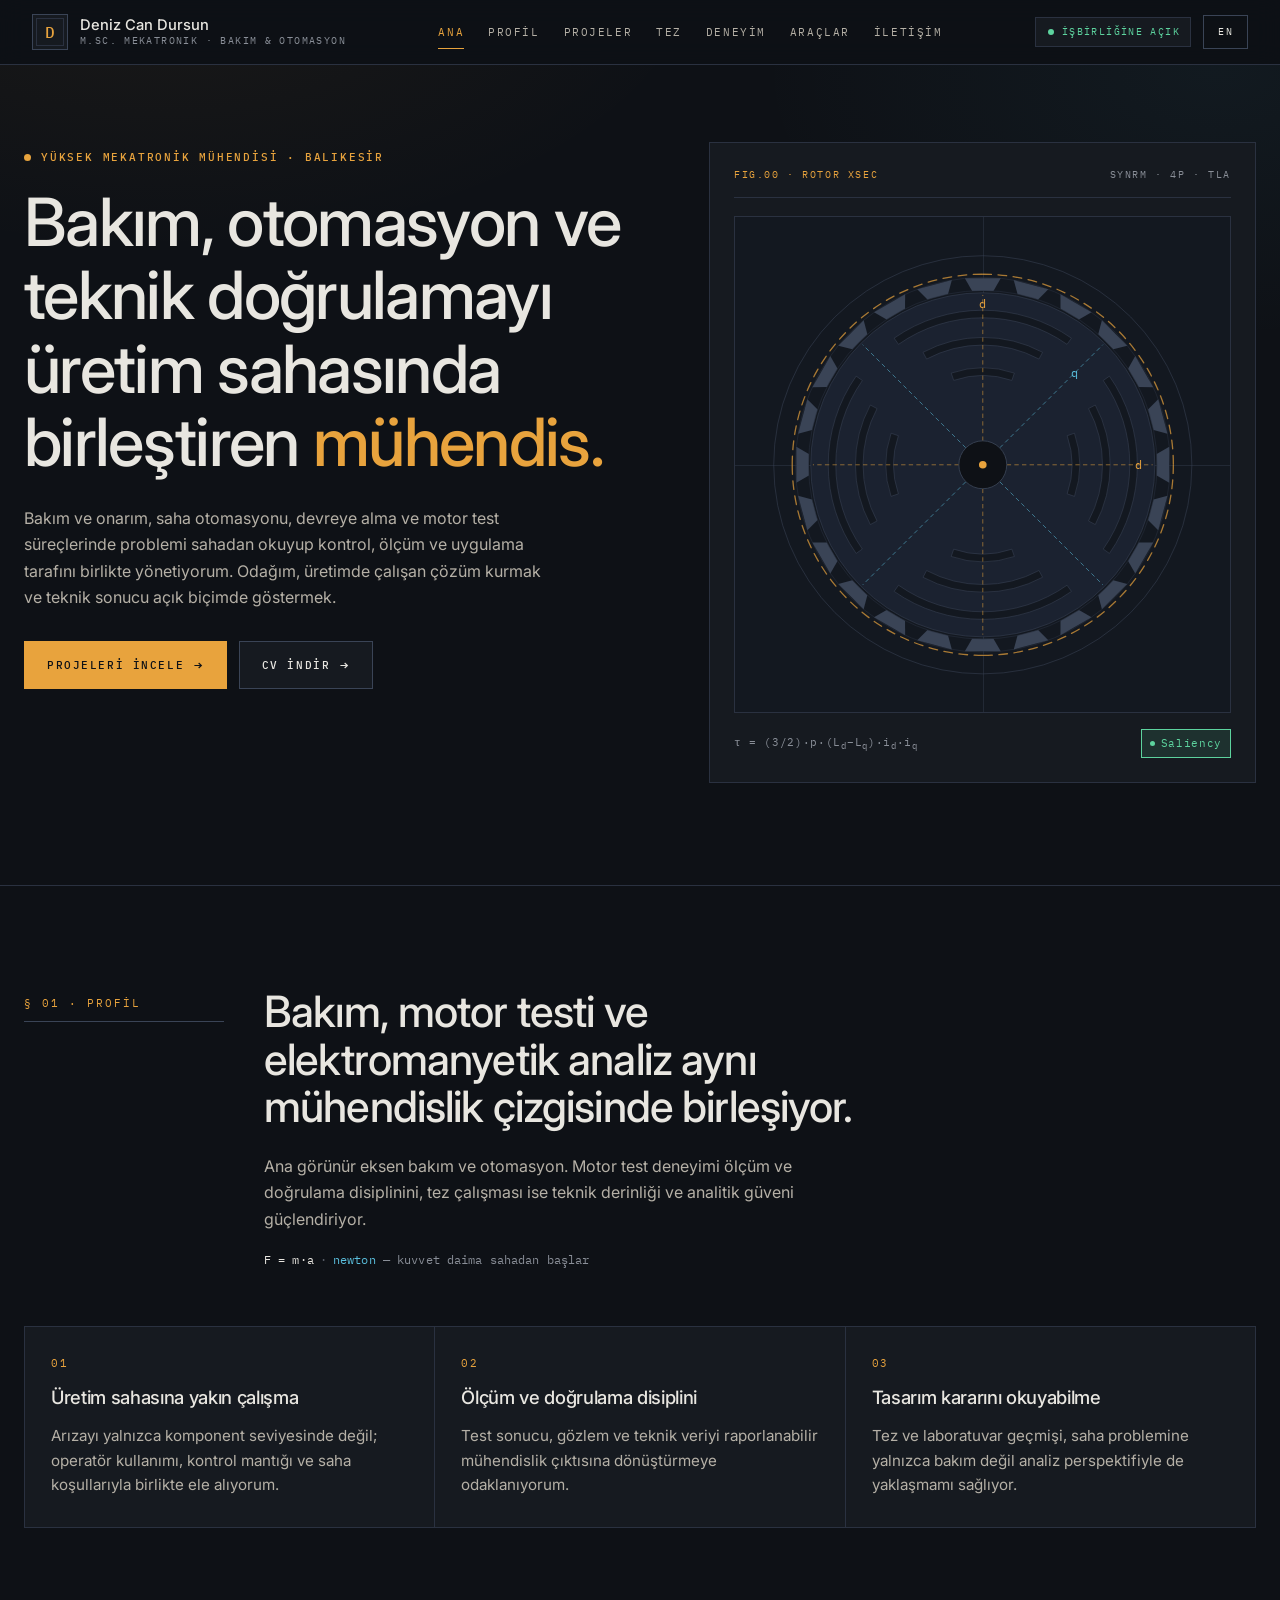
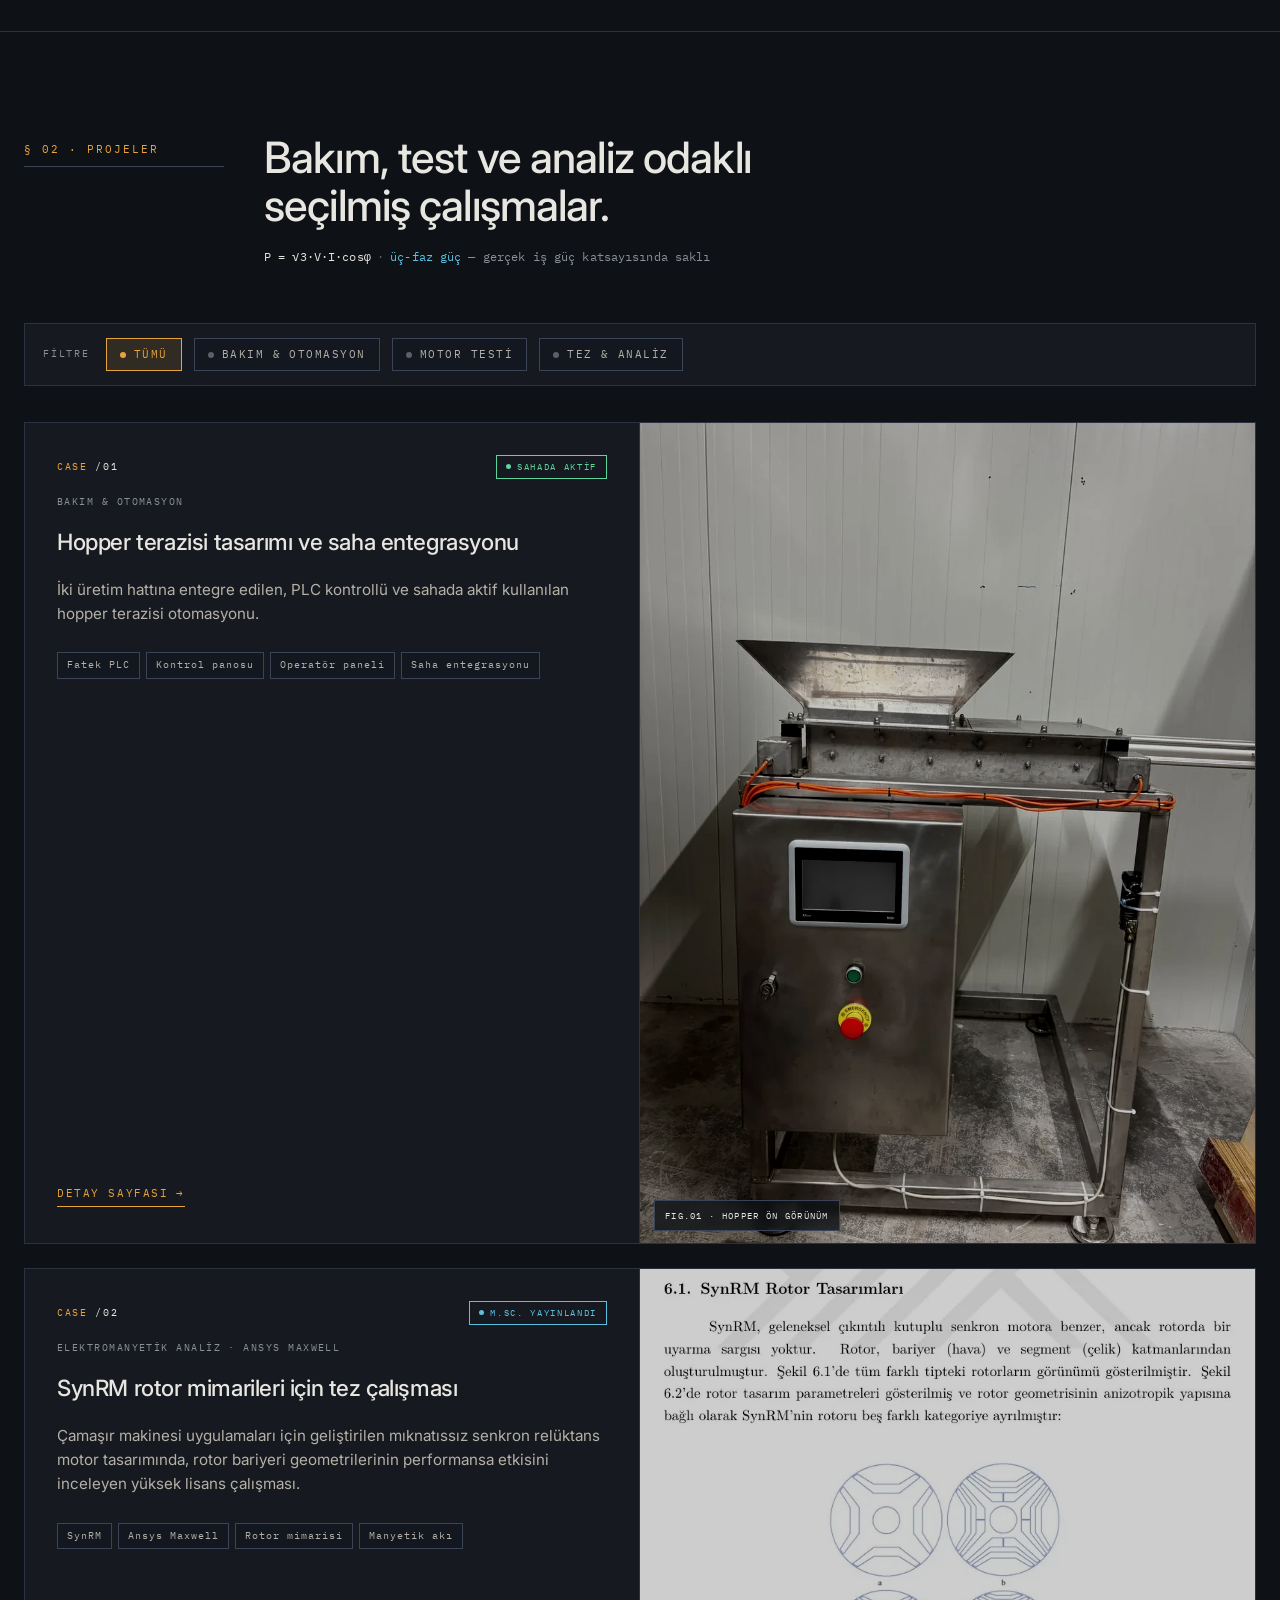
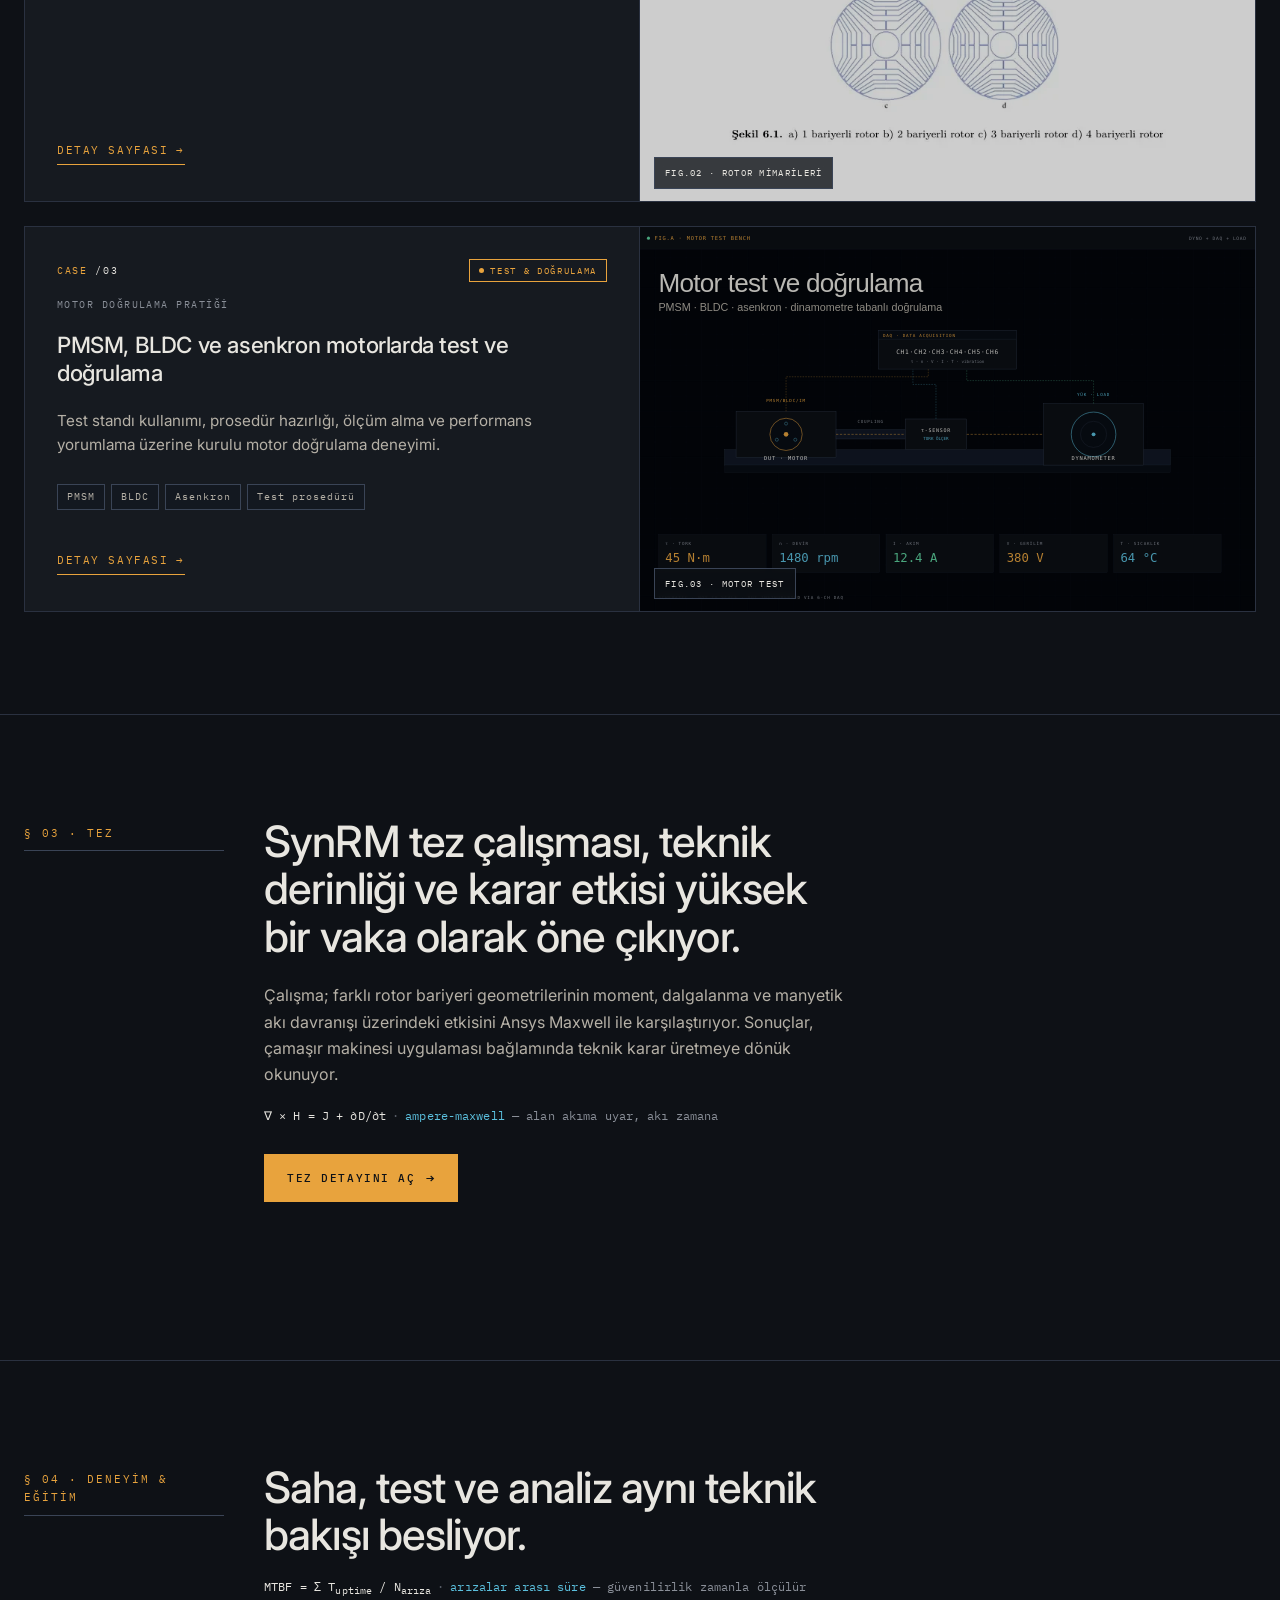
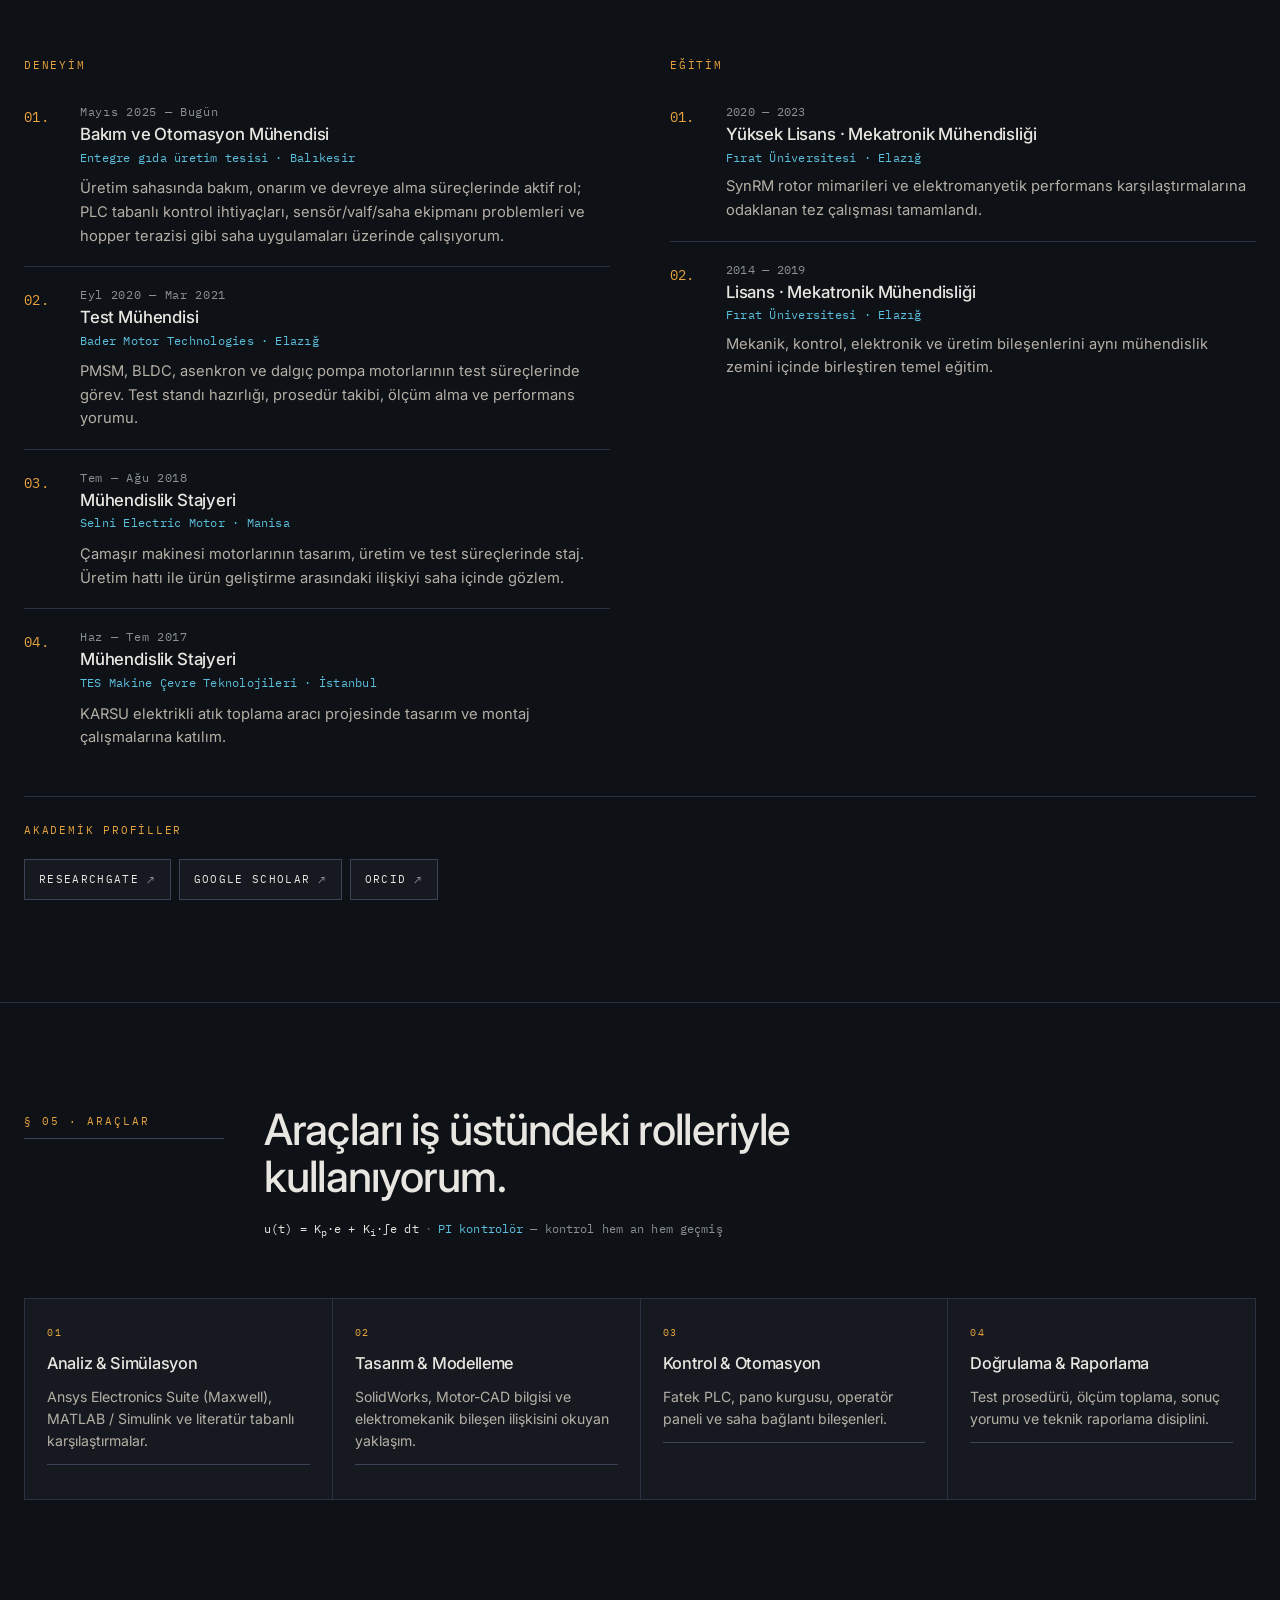
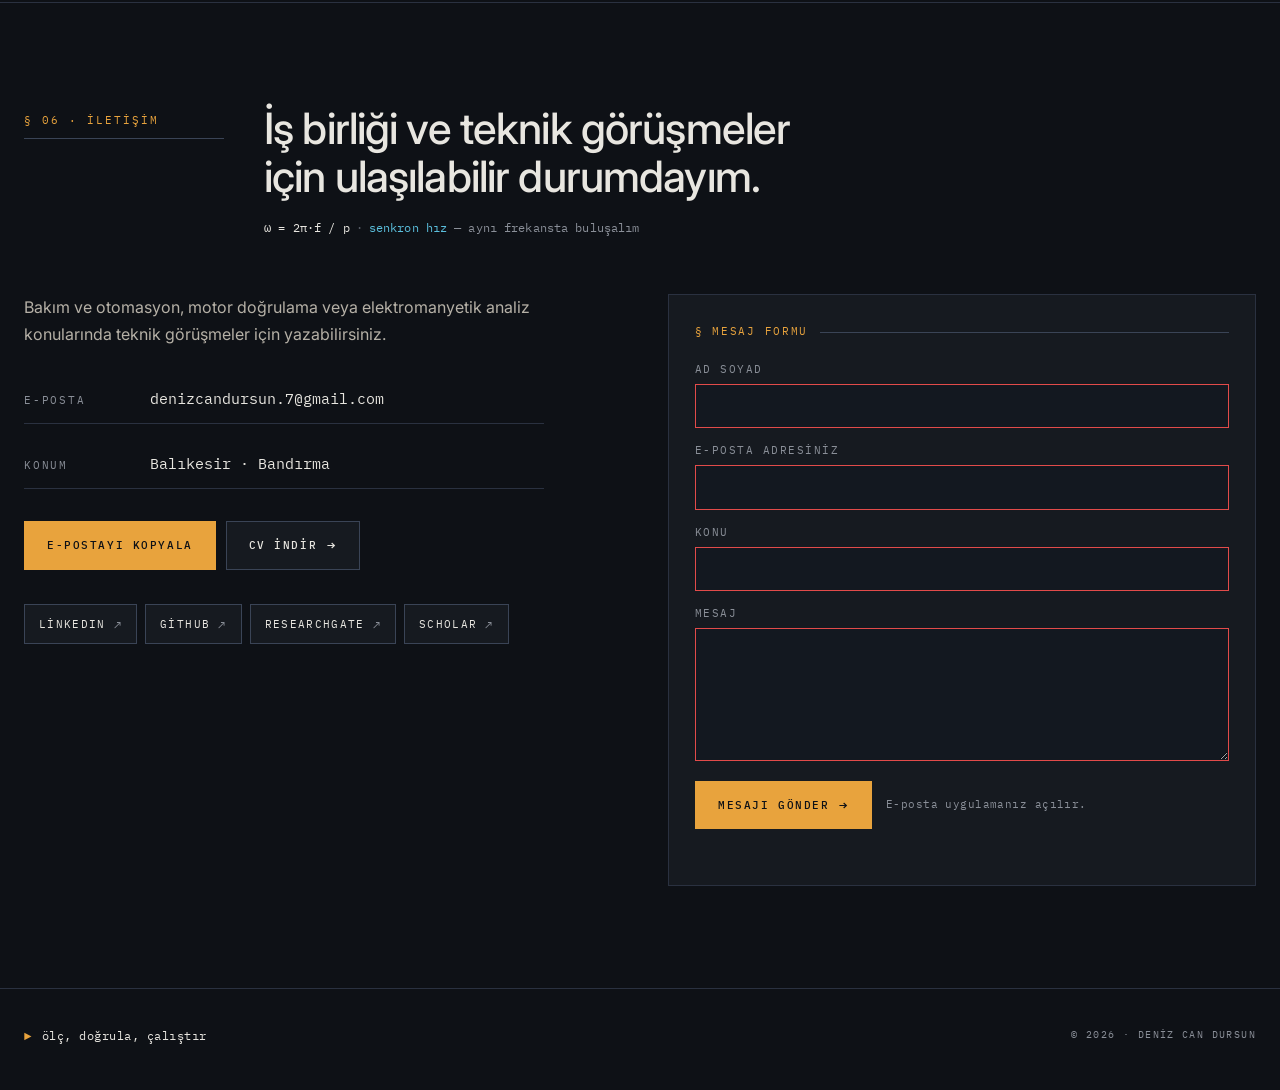
<file: index.html>
<!DOCTYPE html>
<html lang="tr">
<head>
<meta charset="UTF-8" />
<meta name="viewport" content="width=device-width, initial-scale=1.0" />
<title>Deniz Can Dursun · Yüksek Mekatronik Mühendisi · Bakım ve Otomasyon</title>
<meta name="description" content="Bakım ve onarım, saha otomasyonu, devreye alma, motor testi ve elektromanyetik analiz odaklı mühendislik portfolyosu." />
<meta name="theme-color" content="#0E1116" />
<meta name="author" content="Deniz Can Dursun" />

<meta property="og:title" content="Deniz Can Dursun · Yüksek Mekatronik Mühendisi" />
<meta property="og:description" content="Bakım ve onarım, saha otomasyonu, devreye alma, motor testi ve elektromanyetik analiz odaklı mühendislik portfolyosu." />
<meta property="og:type" content="website" />
<meta property="og:url" content="https://denizcandursun.github.io/" />
<meta property="og:image" content="https://denizcandursun.github.io/assets/images/og/portfolio-cover.png" />
<meta property="og:locale" content="tr_TR" />

<meta name="twitter:card" content="summary_large_image" />
<meta name="twitter:title" content="Deniz Can Dursun · Yüksek Mekatronik Mühendisi" />
<meta name="twitter:description" content="Bakım ve onarım, saha otomasyonu, devreye alma, motor testi ve elektromanyetik analiz odaklı mühendislik portfolyosu." />

<link rel="canonical" href="https://denizcandursun.github.io/" />
<link rel="alternate" hreflang="tr" href="https://denizcandursun.github.io/" />
<link rel="alternate" hreflang="en" href="https://denizcandursun.github.io/en/" />
<link rel="alternate" hreflang="x-default" href="https://denizcandursun.github.io/" />

<link rel="icon" type="image/svg+xml" href="assets/images/favicon.svg" />
<link rel="preconnect" href="https://fonts.googleapis.com" />
<link rel="preconnect" href="https://fonts.gstatic.com" crossorigin />
<link href="https://fonts.googleapis.com/css2?family=Inter:wght@400;500;600&family=IBM+Plex+Mono:wght@400;500&display=swap" rel="stylesheet" />
<link rel="stylesheet" href="assets/css/site.css" />
<script defer src="assets/js/site.js"></script>

<script type="application/ld+json">
{"@context":"https://schema.org","@type":"Person","name":"Deniz Can Dursun","url":"https://denizcandursun.github.io/","jobTitle":"Yüksek Mekatronik Mühendisi · Bakım ve Otomasyon Mühendisi","description":"Bakım ve onarım, saha otomasyonu, devreye alma, motor testi ve elektromanyetik analiz odaklı mühendislik portfolyosu.","email":"mailto:denizcandursun.7@gmail.com","sameAs":["https://www.linkedin.com/in/deniz-can-dursun/","https://github.com/Denizcandursun","https://www.researchgate.net/profile/Deniz-Dursun?ev=hdr_xprf","https://orcid.org/0000-0001-8718-169X","https://scholar.google.com/citations?user=Bps6V8AAAAAJ"],"knowsAbout":["Maintenance Engineering","Industrial Automation","PLC-based Control","Motor Testing","Synchronous Reluctance Motor Analysis","Ansys Maxwell"]}
</script>
</head>
<body data-page="home">

<a class="skip-link" href="#pageRoot">İçeriğe geç</a>

<header class="topbar">
  <a class="brand" href="index.html" aria-label="Deniz Can Dursun · Ana Sayfa">
    <span class="brand-mark" aria-hidden="true">D</span>
    <span class="brand-text">
      <span class="brand-name">Deniz Can Dursun</span>
      <span class="brand-role">M.Sc. Mekatronik · Bakım &amp; Otomasyon</span>
    </span>
  </a>
  <nav class="desktop-nav" aria-label="Birincil gezinme">
    <a class="nav-link is-active" href="#home" data-section="home">Ana</a>
    <a class="nav-link" href="#profile" data-section="profile">Profil</a>
    <a class="nav-link" href="#projects" data-section="projects">Projeler</a>
    <a class="nav-link" href="#thesis" data-section="thesis">Tez</a>
    <a class="nav-link" href="#experience" data-section="experience">Deneyim</a>
    <a class="nav-link" href="#toolkit" data-section="toolkit">Araçlar</a>
    <a class="nav-link" href="#contact" data-section="contact">İletişim</a>
  </nav>
  <div class="topbar-actions">
    <span class="sys-status" aria-label="Sistem durumu">İşbirliğine açık</span>
    <a class="lang-toggle" href="en/index.html">EN</a>
    <button class="menu-toggle" id="menuToggle" type="button" aria-expanded="false" aria-controls="mobileDrawer" aria-label="Menü">
      <span></span><span></span><span></span>
    </button>
  </div>
</header>

<div class="mobile-drawer" id="mobileDrawer" data-open="false">
  <nav aria-label="Mobil gezinme">
    <a class="nav-link" href="#home" data-section="home">Ana</a>
    <a class="nav-link" href="#profile" data-section="profile">Profil</a>
    <a class="nav-link" href="#projects" data-section="projects">Projeler</a>
    <a class="nav-link" href="#thesis" data-section="thesis">Tez</a>
    <a class="nav-link" href="#experience" data-section="experience">Deneyim</a>
    <a class="nav-link" href="#toolkit" data-section="toolkit">Araçlar</a>
    <a class="nav-link" href="#contact" data-section="contact">İletişim</a>
  </nav>
</div>

<main id="pageRoot">

  <!-- ========================= HERO ========================= -->
  <section class="hero" id="home">
    <div class="container">
      <div class="hero-grid">
        <div class="hero-copy reveal">
          <div class="eyebrow">Yüksek Mekatronik Mühendisi · Balıkesir</div>
          <h1>Bakım, otomasyon ve teknik doğrulamayı üretim sahasında birleştiren <span class="amber">mühendis.</span></h1>
          <p class="lead">Bakım ve onarım, saha otomasyonu, devreye alma ve motor test süreçlerinde problemi sahadan okuyup kontrol, ölçüm ve uygulama tarafını birlikte yönetiyorum. Odağım, üretimde çalışan çözüm kurmak ve teknik sonucu açık biçimde göstermek.</p>

          <div class="hero-actions">
            <a class="btn btn-primary" href="#projects">Projeleri incele</a>
            <a class="btn" href="assets/docs/cv/deniz-can-dursun-cv-tr.pdf" download>CV indir</a>
          </div>
        </div>

        <aside class="hero-panel reveal" aria-label="SynRM rotor kesidi şematiği">
          <div class="hero-panel-head">
            <span class="id">FIG.00 · ROTOR XSEC</span>
            <span class="meta">SynRM · 4P · TLA</span>
          </div>
          <div class="hero-panel-frame">
            <svg class="rotor-svg" viewBox="0 0 400 400" role="img" aria-label="4 kutuplu senkron relüktans motor rotor kesidi şematiği, akı bariyerleri ve d-q eksenleriyle">
              <title>SynRM rotor kesidi</title>
              <desc>4 kutuplu senkron relüktans motor rotor kesidi: 24 stator dişi, 4 d-ekseni (turuncu) ve 4 q-ekseni (camgöbeği) dashed çizgilerle, her kutupta 3 nested akı bariyeri.</desc>

              <circle cx="200" cy="200" r="192" fill="none" stroke="var(--rule-strong)" stroke-width="0.5"/>
              <circle cx="200" cy="200" r="172" fill="none" stroke="var(--rule)" stroke-width="0.5"/>
              <g class="stator">
                <path d="M183.5 28.8L216.5 28.8L209.8 40.3L190.2 40.3Z" class="stator-tooth"/>
                <path d="M228.4 30.4L260.2 38.9L250.8 48.3L231.9 43.2Z" class="stator-tooth"/>
                <path d="M271.3 43.5L299.9 60.0L288.3 66.6L271.4 56.8Z" class="stator-tooth"/>
                <path d="M309.4 67.3L332.7 90.6L319.8 94.0L306.0 80.2Z" class="stator-tooth"/>
                <path d="M340.0 100.1L356.5 128.7L343.2 128.6L333.4 111.7Z" class="stator-tooth"/>
                <path d="M361.1 139.8L369.6 171.6L356.8 168.1L351.7 149.2Z" class="stator-tooth"/>
                <path d="M371.2 183.5L371.2 216.5L359.7 209.8L359.7 190.2Z" class="stator-tooth"/>
                <path d="M369.6 228.4L361.1 260.2L351.7 250.8L356.8 231.9Z" class="stator-tooth"/>
                <path d="M356.5 271.3L340.0 299.9L333.4 288.3L343.2 271.4Z" class="stator-tooth"/>
                <path d="M332.7 309.4L309.4 332.7L306.0 319.8L319.8 306.0Z" class="stator-tooth"/>
                <path d="M299.9 340.0L271.3 356.5L271.4 343.2L288.3 333.4Z" class="stator-tooth"/>
                <path d="M260.2 361.1L228.4 369.6L231.9 356.8L250.8 351.7Z" class="stator-tooth"/>
                <path d="M216.5 371.2L183.5 371.2L190.2 359.7L209.8 359.7Z" class="stator-tooth"/>
                <path d="M171.6 369.6L139.8 361.1L149.2 351.7L168.1 356.8Z" class="stator-tooth"/>
                <path d="M128.7 356.5L100.1 340.0L111.7 333.4L128.6 343.2Z" class="stator-tooth"/>
                <path d="M90.6 332.7L67.3 309.4L80.2 306.0L94.0 319.8Z" class="stator-tooth"/>
                <path d="M60.0 299.9L43.5 271.3L56.8 271.4L66.6 288.3Z" class="stator-tooth"/>
                <path d="M38.9 260.2L30.4 228.4L43.2 231.9L48.3 250.8Z" class="stator-tooth"/>
                <path d="M28.8 216.5L28.8 183.5L40.3 190.2L40.3 209.8Z" class="stator-tooth"/>
                <path d="M30.4 171.6L38.9 139.8L48.3 149.2L43.2 168.1Z" class="stator-tooth"/>
                <path d="M43.5 128.7L60.0 100.1L66.6 111.7L56.8 128.6Z" class="stator-tooth"/>
                <path d="M67.3 90.6L90.6 67.3L94.0 80.2L80.2 94.0Z" class="stator-tooth"/>
                <path d="M100.1 60.0L128.7 43.5L128.6 56.8L111.7 66.6Z" class="stator-tooth"/>
                <path d="M139.8 38.9L171.6 30.4L168.1 43.2L149.2 48.3Z" class="stator-tooth"/>
              </g>
              <circle cx="200" cy="200" r="160" fill="none" stroke="var(--rule)" stroke-width="0.5"/>
              <circle cx="200" cy="200" r="158" class="rotor-iron"/>
              <path d="M118.6 83.7A142 142 0 0 1 281.4 83.7L277.4 89.4A135 135 0 0 0 122.6 89.4Z" class="flux-barrier"/>
              <path d="M145.1 96.7A117 117 0 0 1 254.9 96.7L251.6 102.9A110 110 0 0 0 148.4 102.9Z" class="flux-barrier"/>
              <path d="M171.0 115.8A89 89 0 0 1 229.0 115.8L226.7 122.5A82 82 0 0 0 173.3 122.5Z" class="flux-barrier"/>
              <path d="M316.3 118.6A142 142 0 0 1 316.3 281.4L310.6 277.4A135 135 0 0 0 310.6 122.6Z" class="flux-barrier"/>
              <path d="M303.3 145.1A117 117 0 0 1 303.3 254.9L297.1 251.6A110 110 0 0 0 297.1 148.4Z" class="flux-barrier"/>
              <path d="M284.2 171.0A89 89 0 0 1 284.2 229.0L277.5 226.7A82 82 0 0 0 277.5 173.3Z" class="flux-barrier"/>
              <path d="M281.4 316.3A142 142 0 0 1 118.6 316.3L122.6 310.6A135 135 0 0 0 277.4 310.6Z" class="flux-barrier"/>
              <path d="M254.9 303.3A117 117 0 0 1 145.1 303.3L148.4 297.1A110 110 0 0 0 251.6 297.1Z" class="flux-barrier"/>
              <path d="M229.0 284.2A89 89 0 0 1 171.0 284.2L173.3 277.5A82 82 0 0 0 226.7 277.5Z" class="flux-barrier"/>
              <path d="M83.7 281.4A142 142 0 0 1 83.7 118.6L89.4 122.6A135 135 0 0 0 89.4 277.4Z" class="flux-barrier"/>
              <path d="M96.7 254.9A117 117 0 0 1 96.7 145.1L102.9 148.4A110 110 0 0 0 102.9 251.6Z" class="flux-barrier"/>
              <path d="M115.8 229.0A89 89 0 0 1 115.8 171.0L122.5 173.3A82 82 0 0 0 122.5 226.7Z" class="flux-barrier"/>
              <line x1="200" y1="178" x2="200" y2="44" class="axis-d"/>
              <line x1="222" y1="200" x2="356" y2="200" class="axis-d"/>
              <line x1="200" y1="222" x2="200" y2="356" class="axis-d"/>
              <line x1="178" y1="200" x2="44" y2="200" class="axis-d"/>
              <line x1="215.6" y1="184.4" x2="310.3" y2="89.7" class="axis-q"/>
              <line x1="215.6" y1="215.6" x2="310.3" y2="310.3" class="axis-q"/>
              <line x1="184.4" y1="215.6" x2="89.7" y2="310.3" class="axis-q"/>
              <line x1="184.4" y1="184.4" x2="89.7" y2="89.7" class="axis-q"/>
              <path d="M200 25A175 175 0 0 1 375 200" class="flux-line"/>
              <path d="M375 200A175 175 0 0 1 200 375" class="flux-line delay1"/>
              <path d="M200 375A175 175 0 0 1 25 200" class="flux-line delay2"/>
              <path d="M25 200A175 175 0 0 1 200 25" class="flux-line delay3"/>
              <circle cx="200" cy="200" r="22" fill="var(--bg)" stroke="var(--rule-strong)" stroke-width="0.8"/>
              <circle cx="200" cy="200" r="3.5" class="center-mark"/>
              <text x="200" y="56" class="axis-label d" text-anchor="middle">d</text>
              <text x="344" y="200" class="axis-label d" text-anchor="middle" dominant-baseline="central">d</text>
              <text x="285" y="115" class="axis-label q" text-anchor="middle" dominant-baseline="central">q</text>
            </svg>
          </div>
          <div class="hero-panel-foot">
            <span><span class="eq">τ = (3/2)·p·(L<sub>d</sub>−L<sub>q</sub>)·i<sub>d</sub>·i<sub>q</sub></span></span>
            <span class="badge">Saliency</span>
          </div>
        </aside>
      </div>
    </div>
  </section>

  <!-- ========================= PROFİL ========================= -->
  <section class="profile-section" id="profile">
    <div class="container">
      <div class="section-head">
        <div class="panel-tab">
          <span class="panel-tab-num">§ 01 · PROFİL</span>
          <span class="panel-tab-bar"></span>
        </div>
        <div class="section-title reveal">
          <h2>Bakım, motor testi ve elektromanyetik analiz aynı mühendislik çizgisinde birleşiyor.</h2>
          <p class="lead">Ana görünür eksen bakım ve otomasyon. Motor test deneyimi ölçüm ve doğrulama disiplinini, tez çalışması ise teknik derinliği ve analitik güveni güçlendiriyor.</p>
          <div class="signature">
            <span class="eq">F = m·a</span><span class="dash">·</span><span class="term">newton</span> — kuvvet daima sahadan başlar
          </div>
        </div>
      </div>

      <div class="focus-grid">
        <article class="focus-card reveal" data-num="01">
          <h3>Üretim sahasına yakın çalışma</h3>
          <p>Arızayı yalnızca komponent seviyesinde değil; operatör kullanımı, kontrol mantığı ve saha koşullarıyla birlikte ele alıyorum.</p>
        </article>
        <article class="focus-card reveal" data-num="02">
          <h3>Ölçüm ve doğrulama disiplini</h3>
          <p>Test sonucu, gözlem ve teknik veriyi raporlanabilir mühendislik çıktısına dönüştürmeye odaklanıyorum.</p>
        </article>
        <article class="focus-card reveal" data-num="03">
          <h3>Tasarım kararını okuyabilme</h3>
          <p>Tez ve laboratuvar geçmişi, saha problemine yalnızca bakım değil analiz perspektifiyle de yaklaşmamı sağlıyor.</p>
        </article>
      </div>
    </div>
  </section>

  <!-- ========================= PROJELER ========================= -->
  <section class="projects-section" id="projects">
    <div class="container">
      <div class="section-head">
        <div class="panel-tab">
          <span class="panel-tab-num">§ 02 · PROJELER</span>
          <span class="panel-tab-bar"></span>
        </div>
        <div class="section-title reveal">
          <h2>Bakım, test ve analiz odaklı seçilmiş çalışmalar.</h2>
          <div class="signature">
            <span class="eq">P = √3·V·I·cosφ</span><span class="dash">·</span><span class="term">üç-faz güç</span> — gerçek iş güç katsayısında saklı
          </div>
        </div>
      </div>

      <div class="projects-toolbar" role="toolbar" aria-label="Proje filtresi">
        <span class="toolbar-label">Filtre</span>
        <button class="filter-btn" type="button" data-filter="all" aria-pressed="true">Tümü</button>
        <button class="filter-btn" type="button" data-filter="automation" aria-pressed="false">Bakım &amp; Otomasyon</button>
        <button class="filter-btn" type="button" data-filter="testing" aria-pressed="false">Motor Testi</button>
        <button class="filter-btn" type="button" data-filter="analysis" aria-pressed="false">Tez &amp; Analiz</button>
      </div>

      <div class="project-list">

        <article class="project-card reveal" data-category="automation">
          <div class="project-text">
            <div class="project-card-head">
              <span class="project-num">CASE <span>/01</span></span>
              <span class="project-status commissioned">Sahada aktif</span>
            </div>
            <div class="project-kicker">Bakım &amp; Otomasyon</div>
            <h3>Hopper terazisi tasarımı ve saha entegrasyonu</h3>
            <p class="project-summary">İki üretim hattına entegre edilen, PLC kontrollü ve sahada aktif kullanılan hopper terazisi otomasyonu.</p>
            <div class="project-tags">
              <span class="project-tag">Fatek PLC</span>
              <span class="project-tag">Kontrol panosu</span>
              <span class="project-tag">Operatör paneli</span>
              <span class="project-tag">Saha entegrasyonu</span>
            </div>
            <a class="project-cta" href="projects/hopper-scale.html">Detay sayfası</a>
          </div>
          <figure class="project-visual">
            <img src="assets/images/projects/hooper-front.webp" alt="Hopper terazisi tasarımı" loading="lazy" width="800" height="600" />
            <figcaption class="visual-caption">
              <span>FIG.01 · HOPPER ÖN GÖRÜNÜM</span>
            </figcaption>
          </figure>
        </article>

        <article class="project-card reveal" data-category="analysis">
          <div class="project-text">
            <div class="project-card-head">
              <span class="project-num">CASE <span>/02</span></span>
              <span class="project-status analysis">M.Sc. yayınlandı</span>
            </div>
            <div class="project-kicker">Elektromanyetik analiz · Ansys Maxwell</div>
            <h3>SynRM rotor mimarileri için tez çalışması</h3>
            <p class="project-summary">Çamaşır makinesi uygulamaları için geliştirilen mıknatıssız senkron relüktans motor tasarımında, rotor bariyeri geometrilerinin performansa etkisini inceleyen yüksek lisans çalışması.</p>
            <div class="project-tags">
              <span class="project-tag">SynRM</span>
              <span class="project-tag">Ansys Maxwell</span>
              <span class="project-tag">Rotor mimarisi</span>
              <span class="project-tag">Manyetik akı</span>
            </div>
            <a class="project-cta" href="projects/synrm-thesis-case-study.html">Detay sayfası</a>
          </div>
          <figure class="project-visual">
            <img src="assets/images/projects/thesis-rotor-architectures.webp" alt="SynRM rotor mimarileri" loading="lazy" width="800" height="600" />
            <figcaption class="visual-caption">
              <span>FIG.02 · ROTOR MİMARİLERİ</span>
            </figcaption>
          </figure>
        </article>

        <article class="project-card reveal" data-category="testing">
          <div class="project-text">
            <div class="project-card-head">
              <span class="project-num">CASE <span>/03</span></span>
              <span class="project-status testing">Test &amp; doğrulama</span>
            </div>
            <div class="project-kicker">Motor doğrulama pratiği</div>
            <h3>PMSM, BLDC ve asenkron motorlarda test ve doğrulama</h3>
            <p class="project-summary">Test standı kullanımı, prosedür hazırlığı, ölçüm alma ve performans yorumlama üzerine kurulu motor doğrulama deneyimi.</p>
            <div class="project-tags">
              <span class="project-tag">PMSM</span>
              <span class="project-tag">BLDC</span>
              <span class="project-tag">Asenkron</span>
              <span class="project-tag">Test prosedürü</span>
            </div>
            <a class="project-cta" href="projects/motor-testing-work.html">Detay sayfası</a>
          </div>
          <figure class="project-visual">
            <img src="assets/images/projects/motor-testing-hero.svg" alt="Motor test ve doğrulama" loading="lazy" width="800" height="600" />
            <figcaption class="visual-caption">
              <span>FIG.03 · MOTOR TEST</span>
            </figcaption>
          </figure>
        </article>

      </div>
    </div>
  </section>

  <!-- ========================= TEZ ========================= -->
  <section class="thesis-section" id="thesis">
    <div class="container">
      <div class="section-head">
        <div class="panel-tab">
          <span class="panel-tab-num">§ 03 · TEZ</span>
          <span class="panel-tab-bar"></span>
        </div>
        <div class="section-title reveal">
          <h2>SynRM tez çalışması, teknik derinliği ve karar etkisi yüksek bir vaka olarak öne çıkıyor.</h2>
          <p class="lead">Çalışma; farklı rotor bariyeri geometrilerinin moment, dalgalanma ve manyetik akı davranışı üzerindeki etkisini Ansys Maxwell ile karşılaştırıyor. Sonuçlar, çamaşır makinesi uygulaması bağlamında teknik karar üretmeye dönük okunuyor.</p>
          <div class="signature">
            <span class="eq">∇ × H = J + ∂D/∂t</span><span class="dash">·</span><span class="term">ampere-maxwell</span> — alan akıma uyar, akı zamana
          </div>
          <div class="hero-actions" style="margin-top: 28px;">
            <a class="btn btn-primary" href="projects/synrm-thesis-case-study.html">Tez detayını aç</a>
          </div>
        </div>
      </div>
    </div>
  </section>

  <!-- ========================= DENEYİM & EĞİTİM ========================= -->
  <section class="experience-section" id="experience">
    <div class="container">
      <div class="section-head">
        <div class="panel-tab">
          <span class="panel-tab-num">§ 04 · DENEYİM &amp; EĞİTİM</span>
          <span class="panel-tab-bar"></span>
        </div>
        <div class="section-title reveal">
          <h2>Saha, test ve analiz aynı teknik bakışı besliyor.</h2>
          <div class="signature">
            <span class="eq">MTBF = Σ T<sub>uptime</sub> / N<sub>arıza</sub></span><span class="dash">·</span><span class="term">arızalar arası süre</span> — güvenilirlik zamanla ölçülür
          </div>
        </div>
      </div>

      <div class="exp-edu-grid reveal">
        <div class="exp-col">
          <div class="exp-section-label">DENEYİM</div>
          <ol class="experience-timeline">
            <li class="exp-item">
              <div class="exp-num"></div>
              <div class="exp-period">Mayıs 2025 — Bugün</div>
              <div class="exp-body">
                <h3>Bakım ve Otomasyon Mühendisi</h3>
                <div class="exp-company">Entegre gıda üretim tesisi · Balıkesir</div>
                <p>Üretim sahasında bakım, onarım ve devreye alma süreçlerinde aktif rol; PLC tabanlı kontrol ihtiyaçları, sensör/valf/saha ekipmanı problemleri ve hopper terazisi gibi saha uygulamaları üzerinde çalışıyorum.</p>
              </div>
            </li>
            <li class="exp-item">
              <div class="exp-num"></div>
              <div class="exp-period">Eyl 2020 — Mar 2021</div>
              <div class="exp-body">
                <h3>Test Mühendisi</h3>
                <div class="exp-company">Bader Motor Technologies · Elazığ</div>
                <p>PMSM, BLDC, asenkron ve dalgıç pompa motorlarının test süreçlerinde görev. Test standı hazırlığı, prosedür takibi, ölçüm alma ve performans yorumu.</p>
              </div>
            </li>
            <li class="exp-item">
              <div class="exp-num"></div>
              <div class="exp-period">Tem — Ağu 2018</div>
              <div class="exp-body">
                <h3>Mühendislik Stajyeri</h3>
                <div class="exp-company">Selni Electric Motor · Manisa</div>
                <p>Çamaşır makinesi motorlarının tasarım, üretim ve test süreçlerinde staj. Üretim hattı ile ürün geliştirme arasındaki ilişkiyi saha içinde gözlem.</p>
              </div>
            </li>
            <li class="exp-item">
              <div class="exp-num"></div>
              <div class="exp-period">Haz — Tem 2017</div>
              <div class="exp-body">
                <h3>Mühendislik Stajyeri</h3>
                <div class="exp-company">TES Makine Çevre Teknolojileri · İstanbul</div>
                <p>KARSU elektrikli atık toplama aracı projesinde tasarım ve montaj çalışmalarına katılım.</p>
              </div>
            </li>
          </ol>
        </div>

        <div class="edu-col">
          <div class="exp-section-label">EĞİTİM</div>
          <ol class="education-list">
            <li class="degree">
              <div class="degree-num"></div>
              <div class="degree-period">2020 — 2023</div>
              <div class="degree-body">
                <h3>Yüksek Lisans · Mekatronik Mühendisliği</h3>
                <div class="degree-inst">Fırat Üniversitesi · Elazığ</div>
                <p>SynRM rotor mimarileri ve elektromanyetik performans karşılaştırmalarına odaklanan tez çalışması tamamlandı.</p>
              </div>
            </li>
            <li class="degree">
              <div class="degree-num"></div>
              <div class="degree-period">2014 — 2019</div>
              <div class="degree-body">
                <h3>Lisans · Mekatronik Mühendisliği</h3>
                <div class="degree-inst">Fırat Üniversitesi · Elazığ</div>
                <p>Mekanik, kontrol, elektronik ve üretim bileşenlerini aynı mühendislik zemini içinde birleştiren temel eğitim.</p>
              </div>
            </li>
          </ol>
        </div>
      </div>

      <div class="academic-links">
        <span class="academic-links-label">AKADEMİK PROFİLLER</span>
        <a class="social-chip" href="https://www.researchgate.net/profile/Deniz-Dursun?ev=hdr_xprf" target="_blank" rel="noreferrer noopener">ResearchGate</a>
        <a class="social-chip" href="https://scholar.google.com/citations?user=Bps6V8AAAAAJ" target="_blank" rel="noreferrer noopener">Google Scholar</a>
        <a class="social-chip" href="https://orcid.org/0000-0001-8718-169X" target="_blank" rel="noreferrer noopener">ORCID</a>
      </div>
    </div>
  </section>

  <!-- ========================= ARAÇLAR ========================= -->
  <section class="toolkit-section" id="toolkit">
    <div class="container">
      <div class="section-head">
        <div class="panel-tab">
          <span class="panel-tab-num">§ 05 · ARAÇLAR</span>
          <span class="panel-tab-bar"></span>
        </div>
        <div class="section-title reveal">
          <h2>Araçları iş üstündeki rolleriyle kullanıyorum.</h2>
          <div class="signature">
            <span class="eq">u(t) = K<sub>p</sub>·e + K<sub>i</sub>·∫e dt</span><span class="dash">·</span><span class="term">PI kontrolör</span> — kontrol hem an hem geçmiş
          </div>
        </div>
      </div>

      <div class="toolkit-grid">
        <article class="tool-card reveal" data-num="01">
          <h3>Analiz &amp; Simülasyon</h3>
          <p>Ansys Electronics Suite (Maxwell), MATLAB / Simulink ve literatür tabanlı karşılaştırmalar.</p>
          <span class="tool-card-bar"></span>
        </article>
        <article class="tool-card reveal" data-num="02">
          <h3>Tasarım &amp; Modelleme</h3>
          <p>SolidWorks, Motor-CAD bilgisi ve elektromekanik bileşen ilişkisini okuyan yaklaşım.</p>
          <span class="tool-card-bar"></span>
        </article>
        <article class="tool-card reveal" data-num="03">
          <h3>Kontrol &amp; Otomasyon</h3>
          <p>Fatek PLC, pano kurgusu, operatör paneli ve saha bağlantı bileşenleri.</p>
          <span class="tool-card-bar"></span>
        </article>
        <article class="tool-card reveal" data-num="04">
          <h3>Doğrulama &amp; Raporlama</h3>
          <p>Test prosedürü, ölçüm toplama, sonuç yorumu ve teknik raporlama disiplini.</p>
          <span class="tool-card-bar"></span>
        </article>
      </div>
    </div>
  </section>

  <!-- ========================= İLETİŞİM ========================= -->
  <section class="contact-section" id="contact">
    <div class="container">
      <div class="section-head">
        <div class="panel-tab">
          <span class="panel-tab-num">§ 06 · İLETİŞİM</span>
          <span class="panel-tab-bar"></span>
        </div>
        <div class="section-title reveal">
          <h2>İş birliği ve teknik görüşmeler için ulaşılabilir durumdayım.</h2>
          <div class="signature">
            <span class="eq">ω = 2π·f / p</span><span class="dash">·</span><span class="term">senkron hız</span> — aynı frekansta buluşalım
          </div>
        </div>
      </div>

      <div class="contact-block reveal">
        <div class="contact-grid-split">
          <div class="contact-info-col">
            <p class="lead">Bakım ve otomasyon, motor doğrulama veya elektromanyetik analiz konularında teknik görüşmeler için yazabilirsiniz.</p>
            <div class="contact-row-simple">
              <span class="row-label">E-posta</span>
              <span class="row-value"><a href="mailto:denizcandursun.7@gmail.com">denizcandursun.7@gmail.com</a></span>
            </div>
            <div class="contact-row-simple">
              <span class="row-label">Konum</span>
              <span class="row-value">Balıkesir · Bandırma</span>
            </div>
            <div class="contact-actions-row">
              <button class="btn btn-primary no-arrow" type="button" id="copyEmail" data-email="denizcandursun.7@gmail.com">E-postayı kopyala</button>
              <a class="btn" href="assets/docs/cv/deniz-can-dursun-cv-tr.pdf" download>CV indir</a>
            </div>
            <div class="social-row">
              <a class="social-chip" href="https://www.linkedin.com/in/deniz-can-dursun/" target="_blank" rel="noreferrer noopener">LinkedIn</a>
              <a class="social-chip" href="https://github.com/Denizcandursun" target="_blank" rel="noreferrer noopener">GitHub</a>
              <a class="social-chip" href="https://www.researchgate.net/profile/Deniz-Dursun?ev=hdr_xprf" target="_blank" rel="noreferrer noopener">ResearchGate</a>
              <a class="social-chip" href="https://scholar.google.com/citations?user=Bps6V8AAAAAJ" target="_blank" rel="noreferrer noopener">Scholar</a>
            </div>
          </div>

          <div class="contact-form-col">
            <div class="form-tab">
              <span class="form-tab-num">§ MESAJ FORMU</span>
              <span class="form-tab-bar"></span>
            </div>
            <form class="contact-form" id="contactForm" data-target-email="denizcandursun.7@gmail.com" novalidate>
              <div class="form-row">
                <label class="form-label" for="cf-name">Ad Soyad</label>
                <input class="form-input" type="text" id="cf-name" name="name" required autocomplete="name" />
              </div>
              <div class="form-row">
                <label class="form-label" for="cf-email">E-posta adresiniz</label>
                <input class="form-input" type="email" id="cf-email" name="email" required autocomplete="email" />
              </div>
              <div class="form-row">
                <label class="form-label" for="cf-subject">Konu</label>
                <input class="form-input" type="text" id="cf-subject" name="subject" required />
              </div>
              <div class="form-row">
                <label class="form-label" for="cf-message">Mesaj</label>
                <textarea class="form-input form-textarea" id="cf-message" name="message" rows="5" required></textarea>
              </div>
              <div class="form-actions">
                <button class="btn btn-primary" type="submit">Mesajı gönder</button>
                <span class="form-hint">E-posta uygulamanız açılır.</span>
              </div>
              <div class="form-status" id="cf-status" role="status" aria-live="polite"></div>
            </form>
          </div>
        </div>
      </div>
    </div>
  </section>

</main>

<footer class="site-footer">
  <div class="container">
    <div class="footer-grid">
      <p class="footer-motto">ölç, doğrula, çalıştır</p>
      <p class="footer-meta">© 2026 · Deniz Can Dursun</p>
    </div>
  </div>
</footer>

<div class="toast" id="toast" role="status" aria-live="polite"
  data-success-text="E-posta adresi kopyalandı."
  data-error-text="Kopyalama başarısız. Lütfen elle kopyalayın.">E-posta adresi kopyalandı.</div>

</body>
</html>
</file>
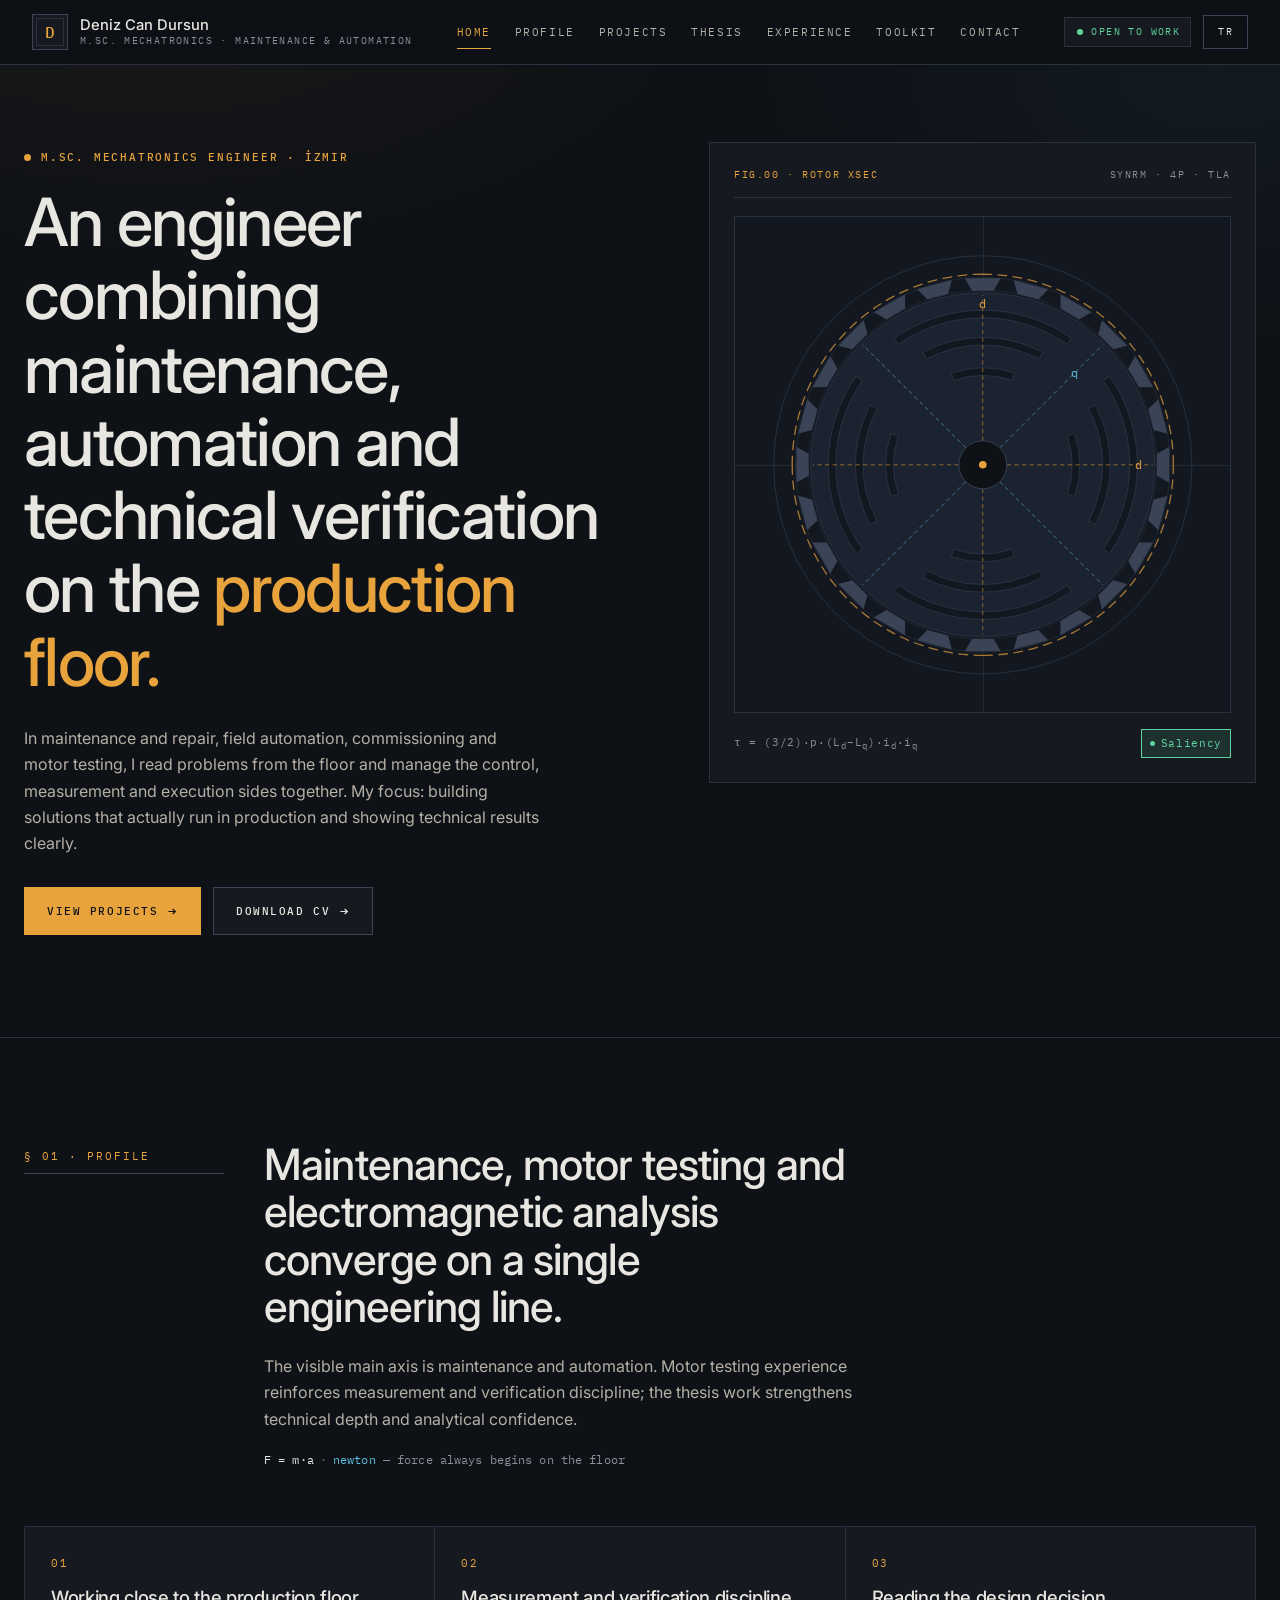
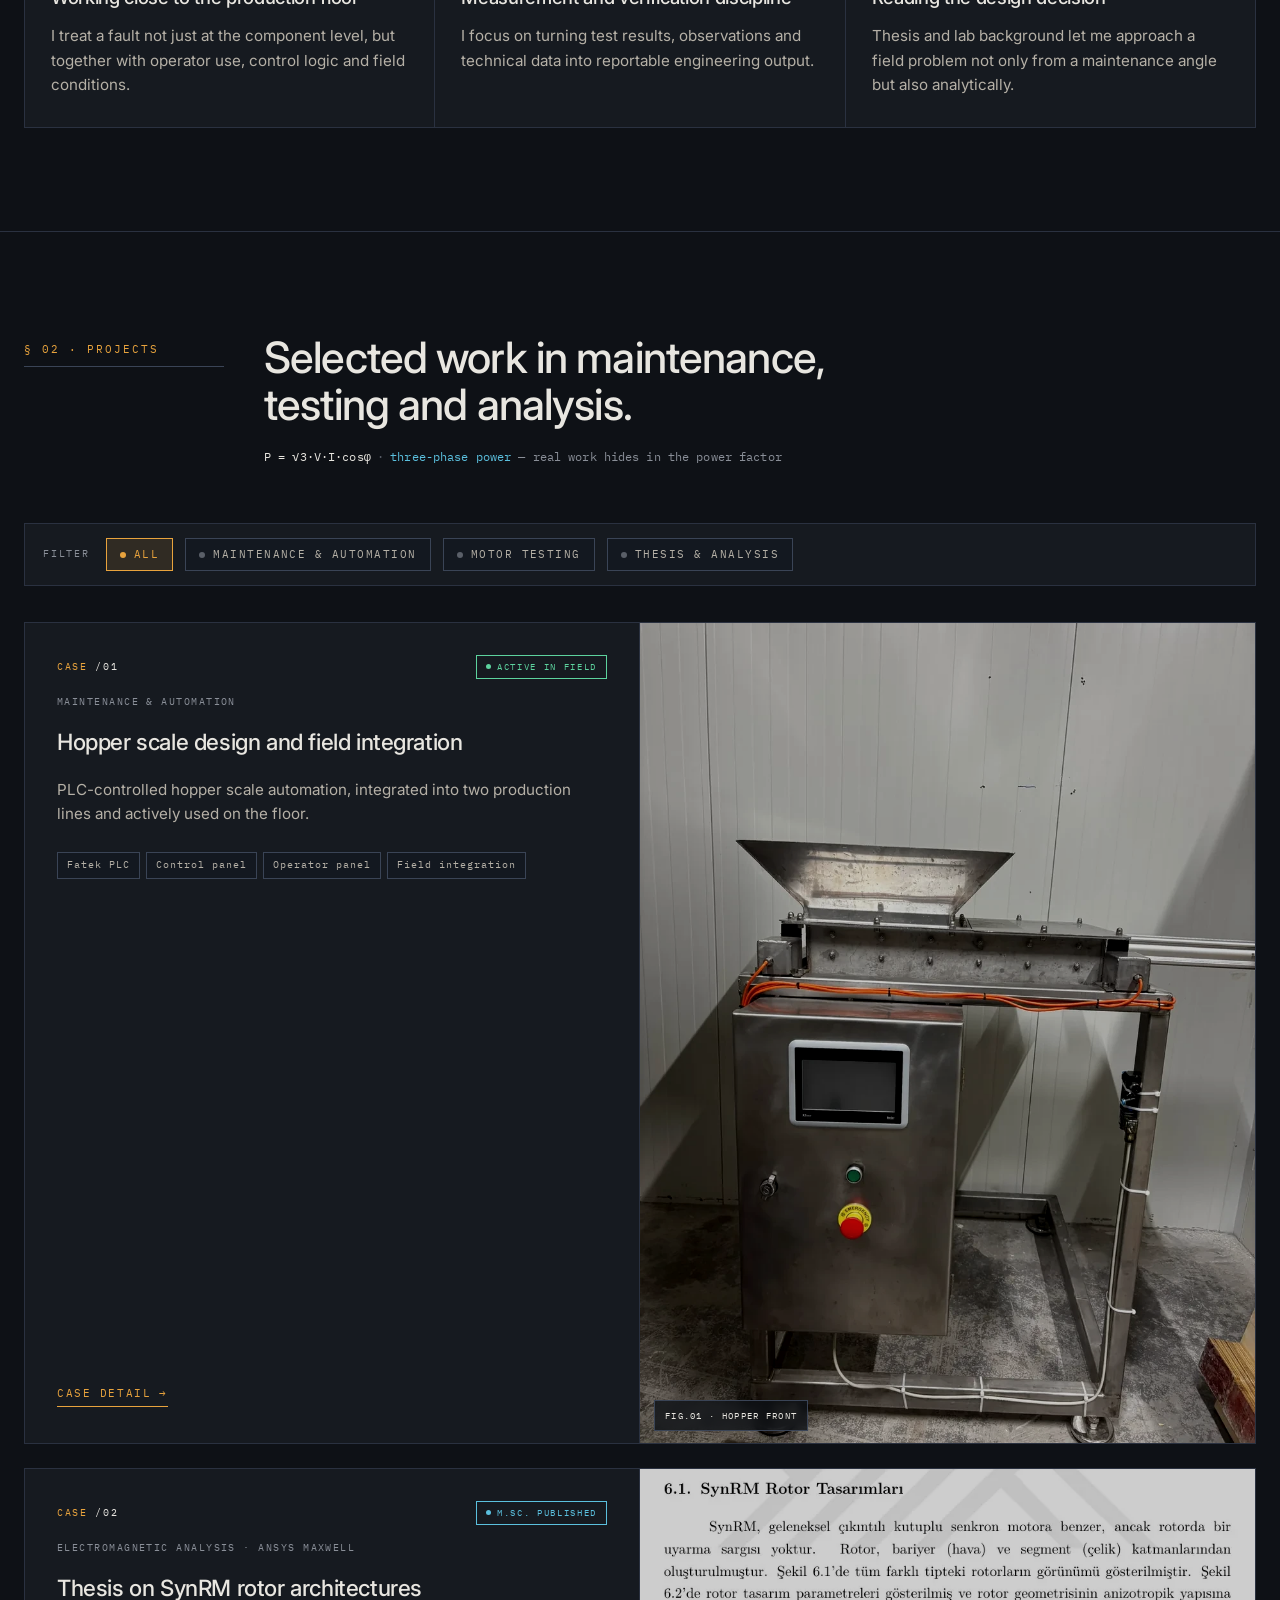
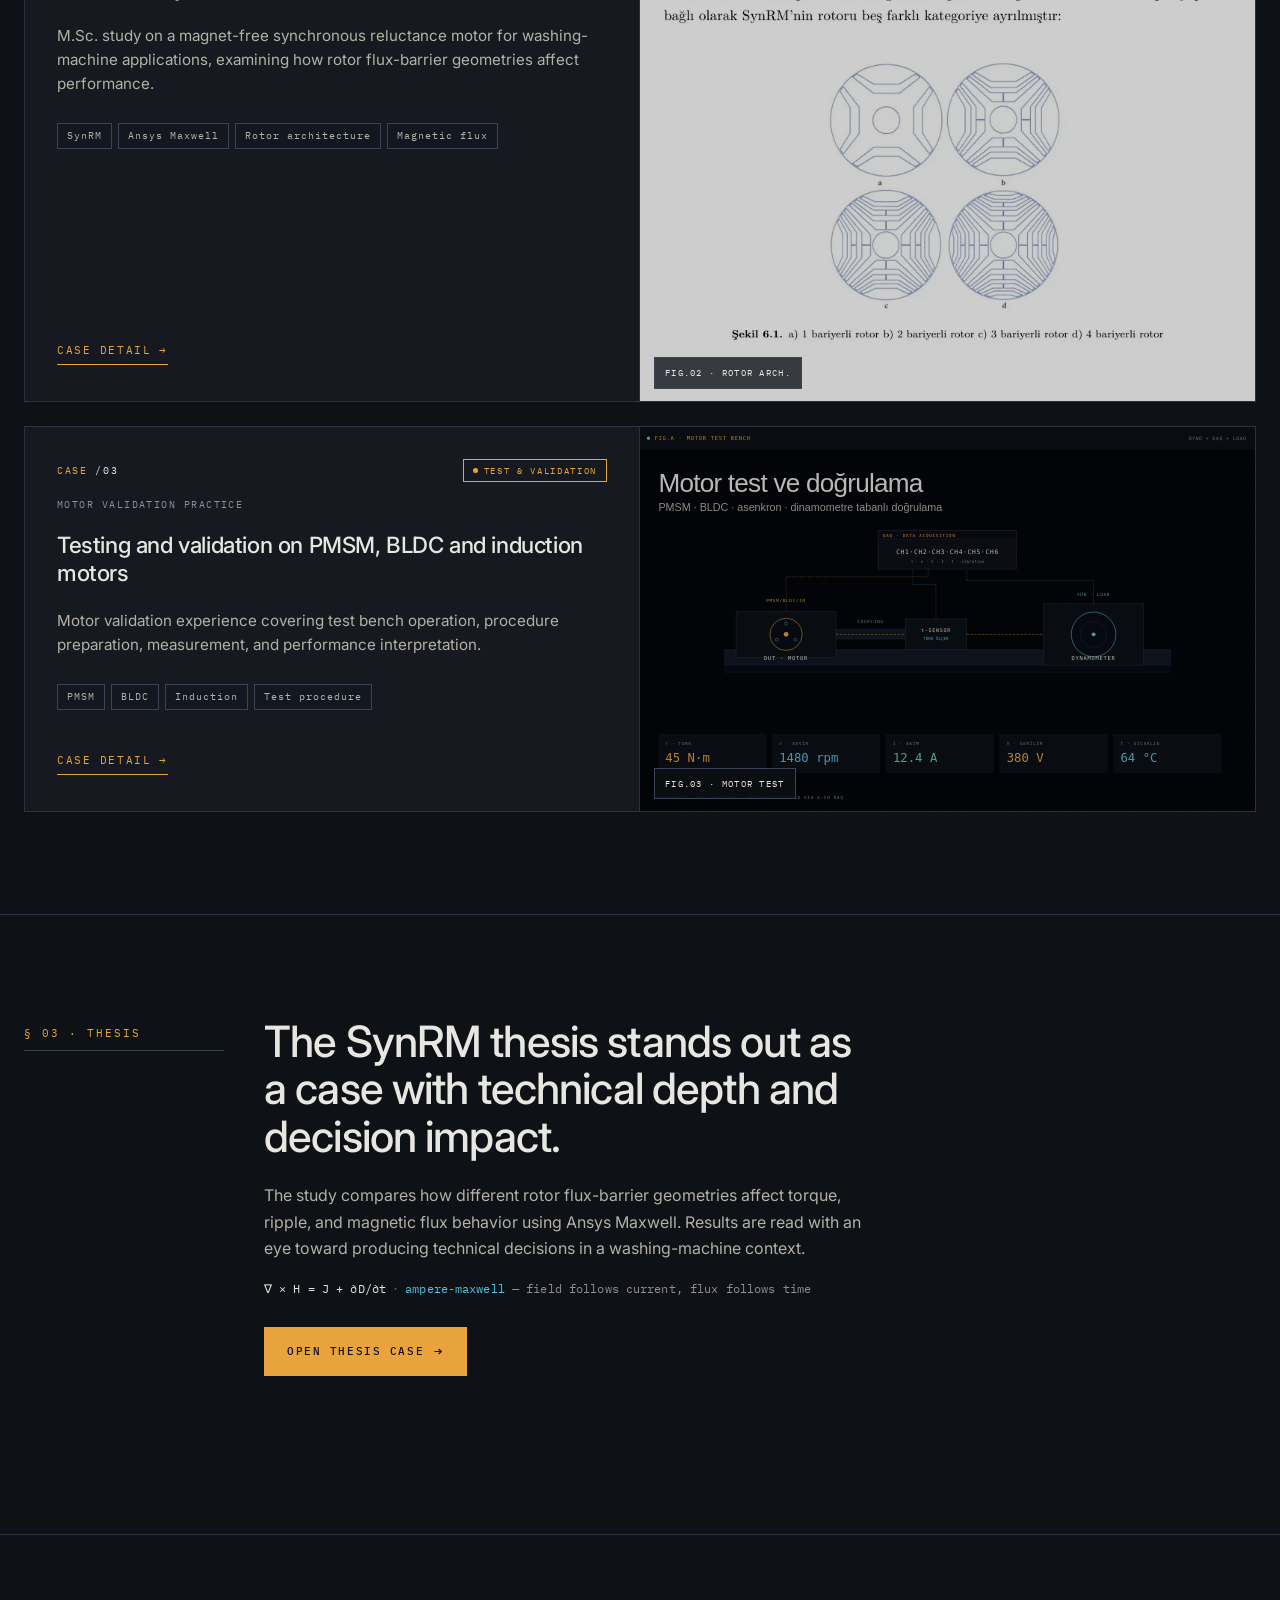
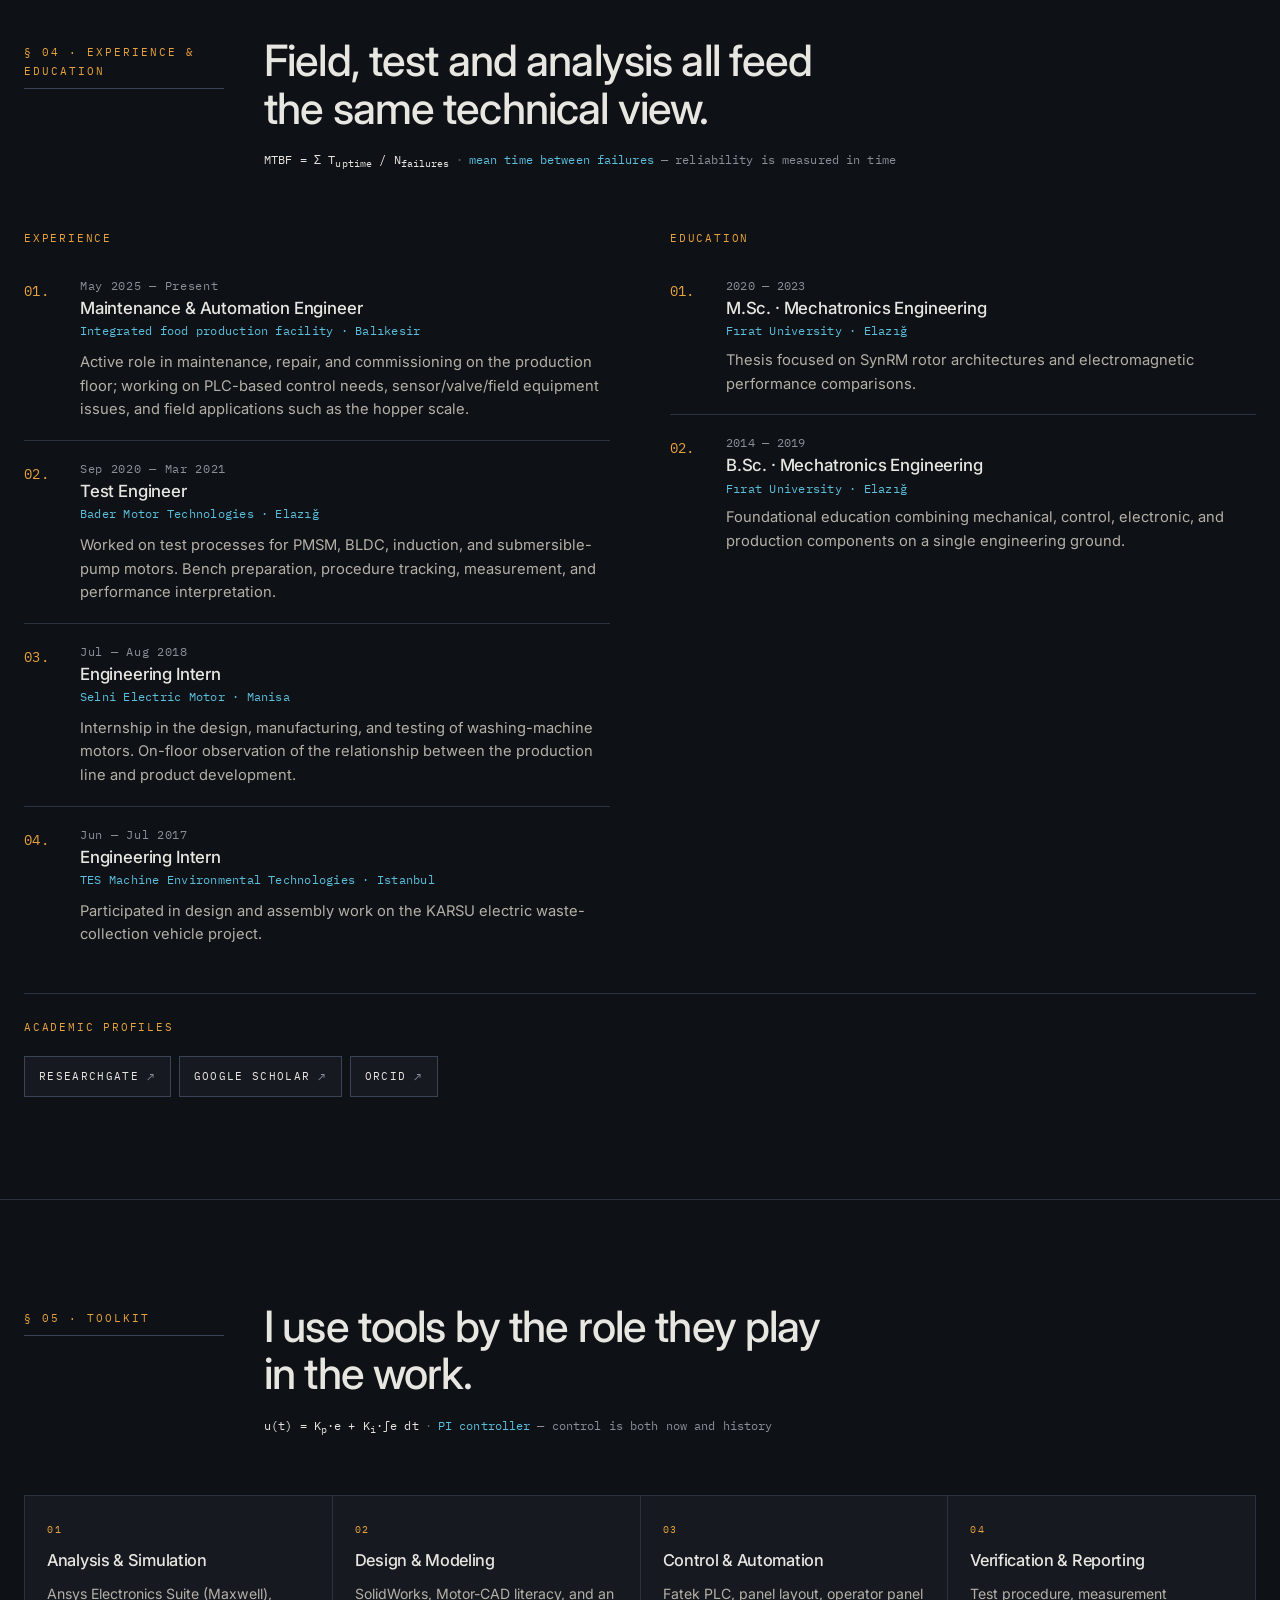
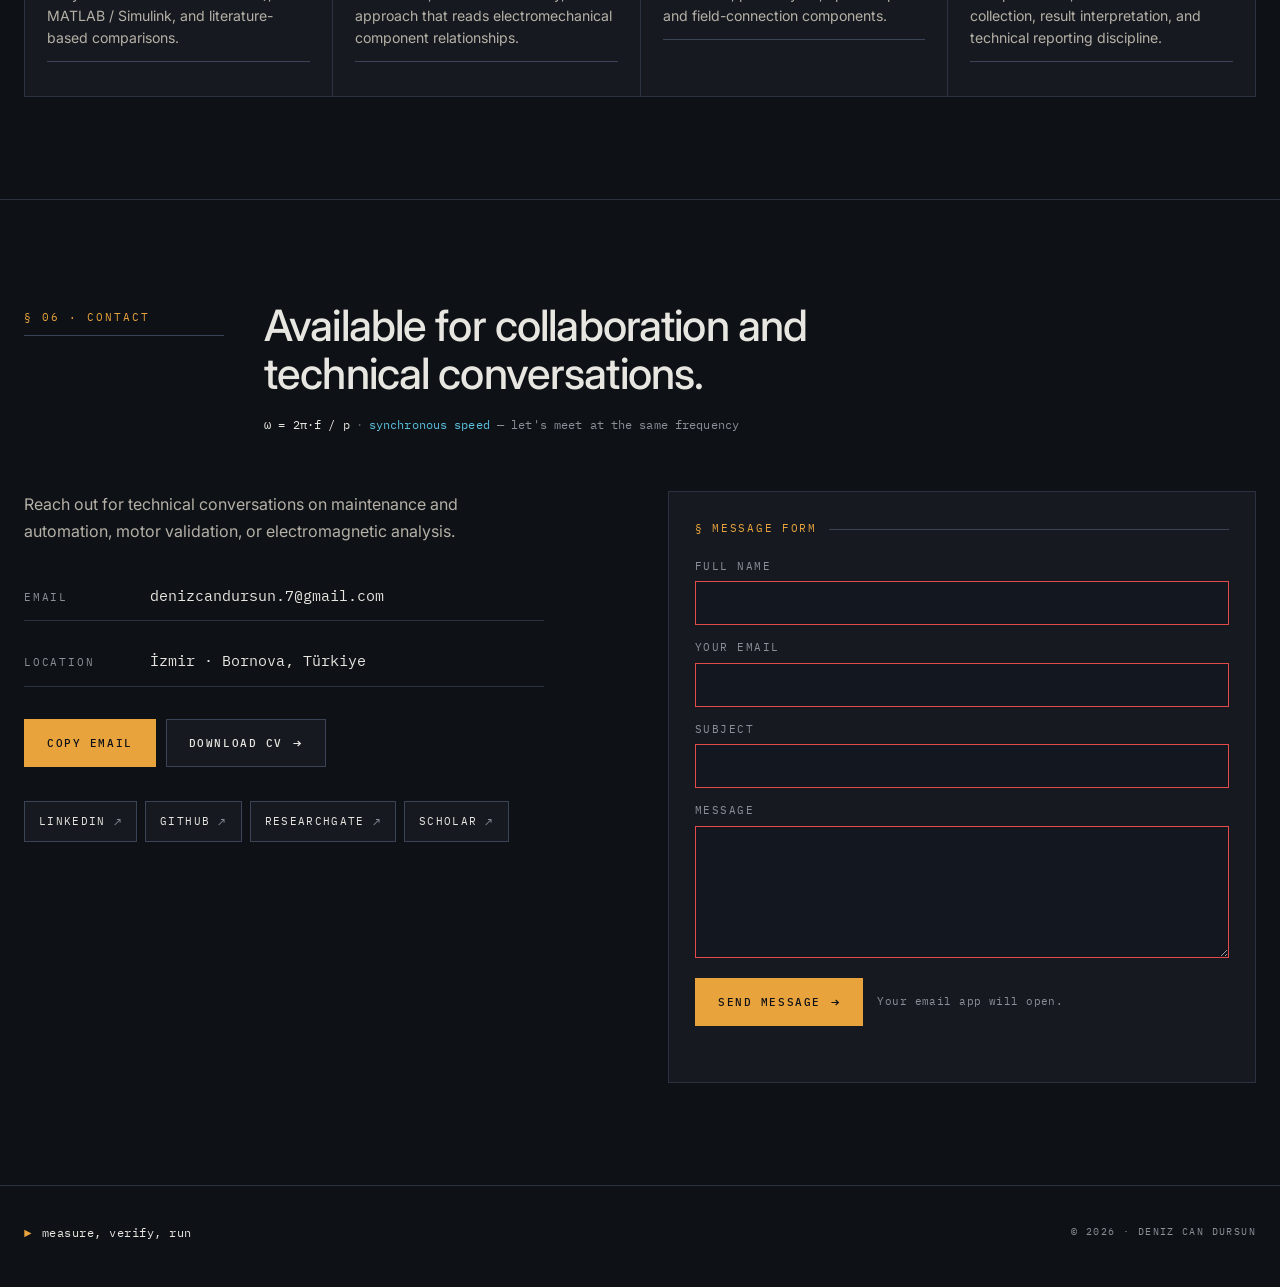
<file: en/index.html>
<!DOCTYPE html>
<html lang="en">
<head>
<meta charset="UTF-8" />
<meta name="viewport" content="width=device-width, initial-scale=1.0" />
<title>Deniz Can Dursun · M.Sc. Mechatronics Engineer · Maintenance &amp; Automation</title>
<meta name="description" content="Engineering portfolio focused on maintenance, field automation, commissioning, motor testing, and electromagnetic analysis." />
<meta name="theme-color" content="#0E1116" />
<meta name="author" content="Deniz Can Dursun" />

<meta property="og:title" content="Deniz Can Dursun · M.Sc. Mechatronics Engineer" />
<meta property="og:description" content="Engineering portfolio focused on maintenance, field automation, commissioning, motor testing, and electromagnetic analysis." />
<meta property="og:type" content="website" />
<meta property="og:url" content="https://denizcandursun.github.io/en/" />
<meta property="og:image" content="https://denizcandursun.github.io/assets/images/og/portfolio-cover.png" />
<meta property="og:locale" content="en_US" />

<meta name="twitter:card" content="summary_large_image" />
<meta name="twitter:title" content="Deniz Can Dursun · M.Sc. Mechatronics Engineer" />
<meta name="twitter:description" content="Engineering portfolio focused on maintenance, field automation, commissioning, motor testing, and electromagnetic analysis." />

<link rel="canonical" href="https://denizcandursun.github.io/en/" />
<link rel="alternate" hreflang="tr" href="https://denizcandursun.github.io/" />
<link rel="alternate" hreflang="en" href="https://denizcandursun.github.io/en/" />
<link rel="alternate" hreflang="x-default" href="https://denizcandursun.github.io/" />

<link rel="icon" type="image/svg+xml" href="../assets/images/favicon.svg" />
<link rel="preconnect" href="https://fonts.googleapis.com" />
<link rel="preconnect" href="https://fonts.gstatic.com" crossorigin />
<link href="https://fonts.googleapis.com/css2?family=Inter:wght@400;500;600&family=IBM+Plex+Mono:wght@400;500&display=swap" rel="stylesheet" />
<link rel="stylesheet" href="../assets/css/site.css" />
<script defer src="../assets/js/site.js"></script>

<script type="application/ld+json">
{"@context":"https://schema.org","@type":"Person","name":"Deniz Can Dursun","url":"https://denizcandursun.github.io/en/","jobTitle":"M.Sc. Mechatronics Engineer · Maintenance &amp; Automation Engineer","description":"Engineering portfolio focused on maintenance, field automation, commissioning, motor testing, and electromagnetic analysis.","email":"mailto:denizcandursun.7@gmail.com","sameAs":["https://www.linkedin.com/in/deniz-can-dursun/","https://github.com/Denizcandursun","https://www.researchgate.net/profile/Deniz-Dursun?ev=hdr_xprf","https://orcid.org/0000-0001-8718-169X","https://scholar.google.com/citations?user=Bps6V8AAAAAJ"],"knowsAbout":["Maintenance Engineering","Industrial Automation","PLC-based Control","Motor Testing","Synchronous Reluctance Motor Analysis","Ansys Maxwell"]}
</script>
</head>
<body data-page="home">

<a class="skip-link" href="#pageRoot">Skip to content</a>

<header class="topbar">
  <a class="brand" href="index.html" aria-label="Deniz Can Dursun · Home">
    <span class="brand-mark" aria-hidden="true">D</span>
    <span class="brand-text">
      <span class="brand-name">Deniz Can Dursun</span>
      <span class="brand-role">M.Sc. Mechatronics · Maintenance &amp; Automation</span>
    </span>
  </a>
  <nav class="desktop-nav" aria-label="Primary navigation">
    <a class="nav-link is-active" href="#home" data-section="home">Home</a>
    <a class="nav-link" href="#profile" data-section="profile">Profile</a>
    <a class="nav-link" href="#projects" data-section="projects">Projects</a>
    <a class="nav-link" href="#thesis" data-section="thesis">Thesis</a>
    <a class="nav-link" href="#experience" data-section="experience">Experience</a>
    <a class="nav-link" href="#toolkit" data-section="toolkit">Toolkit</a>
    <a class="nav-link" href="#contact" data-section="contact">Contact</a>
  </nav>
  <div class="topbar-actions">
    <span class="sys-status" aria-label="System status">Open to work</span>
    <a class="lang-toggle" href="../index.html">TR</a>
    <button class="menu-toggle" id="menuToggle" type="button" aria-expanded="false" aria-controls="mobileDrawer" aria-label="Menu">
      <span></span><span></span><span></span>
    </button>
  </div>
</header>

<div class="mobile-drawer" id="mobileDrawer" data-open="false">
  <nav aria-label="Mobile navigation">
    <a class="nav-link" href="#home" data-section="home">Home</a>
    <a class="nav-link" href="#profile" data-section="profile">Profile</a>
    <a class="nav-link" href="#projects" data-section="projects">Projects</a>
    <a class="nav-link" href="#thesis" data-section="thesis">Thesis</a>
    <a class="nav-link" href="#experience" data-section="experience">Experience</a>
    <a class="nav-link" href="#toolkit" data-section="toolkit">Toolkit</a>
    <a class="nav-link" href="#contact" data-section="contact">Contact</a>
  </nav>
</div>

<main id="pageRoot">

  <!-- ========================= HERO ========================= -->
  <section class="hero" id="home">
    <div class="container">
      <div class="hero-grid">
        <div class="hero-copy reveal">
          <div class="eyebrow">M.Sc. Mechatronics Engineer · İzmir</div>
          <h1>An engineer combining maintenance, automation and technical verification on the <span class="amber">production floor.</span></h1>
          <p class="lead">In maintenance and repair, field automation, commissioning and motor testing, I read problems from the floor and manage the control, measurement and execution sides together. My focus: building solutions that actually run in production and showing technical results clearly.</p>

          <div class="hero-actions">
            <a class="btn btn-primary" href="#projects">View projects</a>
            <a class="btn" href="../assets/docs/cv/deniz-can-dursun-cv-en.pdf" download>Download CV</a>
          </div>
        </div>

        <aside class="hero-panel reveal" aria-label="SynRM rotor cross-section schematic">
          <div class="hero-panel-head">
            <span class="id">FIG.00 · ROTOR XSEC</span>
            <span class="meta">SynRM · 4P · TLA</span>
          </div>
          <div class="hero-panel-frame">
            <svg class="rotor-svg" viewBox="0 0 400 400" role="img" aria-label="4-pole synchronous reluctance motor rotor cross-section schematic with flux barriers and d-q axes">
              <title>SynRM rotor cross-section</title>
              <desc>4-pole synchronous reluctance motor rotor cross-section: 24 stator teeth, 4 d-axes (amber) and 4 q-axes (cyan) as dashed lines, 3 nested flux barriers per pole.</desc>

              <circle cx="200" cy="200" r="192" fill="none" stroke="var(--rule-strong)" stroke-width="0.5"/>
              <circle cx="200" cy="200" r="172" fill="none" stroke="var(--rule)" stroke-width="0.5"/>
              <g class="stator">
                <path d="M183.5 28.8L216.5 28.8L209.8 40.3L190.2 40.3Z" class="stator-tooth"/>
                <path d="M228.4 30.4L260.2 38.9L250.8 48.3L231.9 43.2Z" class="stator-tooth"/>
                <path d="M271.3 43.5L299.9 60.0L288.3 66.6L271.4 56.8Z" class="stator-tooth"/>
                <path d="M309.4 67.3L332.7 90.6L319.8 94.0L306.0 80.2Z" class="stator-tooth"/>
                <path d="M340.0 100.1L356.5 128.7L343.2 128.6L333.4 111.7Z" class="stator-tooth"/>
                <path d="M361.1 139.8L369.6 171.6L356.8 168.1L351.7 149.2Z" class="stator-tooth"/>
                <path d="M371.2 183.5L371.2 216.5L359.7 209.8L359.7 190.2Z" class="stator-tooth"/>
                <path d="M369.6 228.4L361.1 260.2L351.7 250.8L356.8 231.9Z" class="stator-tooth"/>
                <path d="M356.5 271.3L340.0 299.9L333.4 288.3L343.2 271.4Z" class="stator-tooth"/>
                <path d="M332.7 309.4L309.4 332.7L306.0 319.8L319.8 306.0Z" class="stator-tooth"/>
                <path d="M299.9 340.0L271.3 356.5L271.4 343.2L288.3 333.4Z" class="stator-tooth"/>
                <path d="M260.2 361.1L228.4 369.6L231.9 356.8L250.8 351.7Z" class="stator-tooth"/>
                <path d="M216.5 371.2L183.5 371.2L190.2 359.7L209.8 359.7Z" class="stator-tooth"/>
                <path d="M171.6 369.6L139.8 361.1L149.2 351.7L168.1 356.8Z" class="stator-tooth"/>
                <path d="M128.7 356.5L100.1 340.0L111.7 333.4L128.6 343.2Z" class="stator-tooth"/>
                <path d="M90.6 332.7L67.3 309.4L80.2 306.0L94.0 319.8Z" class="stator-tooth"/>
                <path d="M60.0 299.9L43.5 271.3L56.8 271.4L66.6 288.3Z" class="stator-tooth"/>
                <path d="M38.9 260.2L30.4 228.4L43.2 231.9L48.3 250.8Z" class="stator-tooth"/>
                <path d="M28.8 216.5L28.8 183.5L40.3 190.2L40.3 209.8Z" class="stator-tooth"/>
                <path d="M30.4 171.6L38.9 139.8L48.3 149.2L43.2 168.1Z" class="stator-tooth"/>
                <path d="M43.5 128.7L60.0 100.1L66.6 111.7L56.8 128.6Z" class="stator-tooth"/>
                <path d="M67.3 90.6L90.6 67.3L94.0 80.2L80.2 94.0Z" class="stator-tooth"/>
                <path d="M100.1 60.0L128.7 43.5L128.6 56.8L111.7 66.6Z" class="stator-tooth"/>
                <path d="M139.8 38.9L171.6 30.4L168.1 43.2L149.2 48.3Z" class="stator-tooth"/>
              </g>
              <circle cx="200" cy="200" r="160" fill="none" stroke="var(--rule)" stroke-width="0.5"/>
              <circle cx="200" cy="200" r="158" class="rotor-iron"/>
              <path d="M118.6 83.7A142 142 0 0 1 281.4 83.7L277.4 89.4A135 135 0 0 0 122.6 89.4Z" class="flux-barrier"/>
              <path d="M145.1 96.7A117 117 0 0 1 254.9 96.7L251.6 102.9A110 110 0 0 0 148.4 102.9Z" class="flux-barrier"/>
              <path d="M171.0 115.8A89 89 0 0 1 229.0 115.8L226.7 122.5A82 82 0 0 0 173.3 122.5Z" class="flux-barrier"/>
              <path d="M316.3 118.6A142 142 0 0 1 316.3 281.4L310.6 277.4A135 135 0 0 0 310.6 122.6Z" class="flux-barrier"/>
              <path d="M303.3 145.1A117 117 0 0 1 303.3 254.9L297.1 251.6A110 110 0 0 0 297.1 148.4Z" class="flux-barrier"/>
              <path d="M284.2 171.0A89 89 0 0 1 284.2 229.0L277.5 226.7A82 82 0 0 0 277.5 173.3Z" class="flux-barrier"/>
              <path d="M281.4 316.3A142 142 0 0 1 118.6 316.3L122.6 310.6A135 135 0 0 0 277.4 310.6Z" class="flux-barrier"/>
              <path d="M254.9 303.3A117 117 0 0 1 145.1 303.3L148.4 297.1A110 110 0 0 0 251.6 297.1Z" class="flux-barrier"/>
              <path d="M229.0 284.2A89 89 0 0 1 171.0 284.2L173.3 277.5A82 82 0 0 0 226.7 277.5Z" class="flux-barrier"/>
              <path d="M83.7 281.4A142 142 0 0 1 83.7 118.6L89.4 122.6A135 135 0 0 0 89.4 277.4Z" class="flux-barrier"/>
              <path d="M96.7 254.9A117 117 0 0 1 96.7 145.1L102.9 148.4A110 110 0 0 0 102.9 251.6Z" class="flux-barrier"/>
              <path d="M115.8 229.0A89 89 0 0 1 115.8 171.0L122.5 173.3A82 82 0 0 0 122.5 226.7Z" class="flux-barrier"/>
              <line x1="200" y1="178" x2="200" y2="44" class="axis-d"/>
              <line x1="222" y1="200" x2="356" y2="200" class="axis-d"/>
              <line x1="200" y1="222" x2="200" y2="356" class="axis-d"/>
              <line x1="178" y1="200" x2="44" y2="200" class="axis-d"/>
              <line x1="215.6" y1="184.4" x2="310.3" y2="89.7" class="axis-q"/>
              <line x1="215.6" y1="215.6" x2="310.3" y2="310.3" class="axis-q"/>
              <line x1="184.4" y1="215.6" x2="89.7" y2="310.3" class="axis-q"/>
              <line x1="184.4" y1="184.4" x2="89.7" y2="89.7" class="axis-q"/>
              <path d="M200 25A175 175 0 0 1 375 200" class="flux-line"/>
              <path d="M375 200A175 175 0 0 1 200 375" class="flux-line delay1"/>
              <path d="M200 375A175 175 0 0 1 25 200" class="flux-line delay2"/>
              <path d="M25 200A175 175 0 0 1 200 25" class="flux-line delay3"/>
              <circle cx="200" cy="200" r="22" fill="var(--bg)" stroke="var(--rule-strong)" stroke-width="0.8"/>
              <circle cx="200" cy="200" r="3.5" class="center-mark"/>
              <text x="200" y="56" class="axis-label d" text-anchor="middle">d</text>
              <text x="344" y="200" class="axis-label d" text-anchor="middle" dominant-baseline="central">d</text>
              <text x="285" y="115" class="axis-label q" text-anchor="middle" dominant-baseline="central">q</text>
            </svg>
          </div>
          <div class="hero-panel-foot">
            <span><span class="eq">τ = (3/2)·p·(L<sub>d</sub>−L<sub>q</sub>)·i<sub>d</sub>·i<sub>q</sub></span></span>
            <span class="badge">Saliency</span>
          </div>
        </aside>
      </div>
    </div>
  </section>

  <!-- ========================= PROFILE ========================= -->
  <section class="profile-section" id="profile">
    <div class="container">
      <div class="section-head">
        <div class="panel-tab">
          <span class="panel-tab-num">§ 01 · PROFILE</span>
          <span class="panel-tab-bar"></span>
        </div>
        <div class="section-title reveal">
          <h2>Maintenance, motor testing and electromagnetic analysis converge on a single engineering line.</h2>
          <p class="lead">The visible main axis is maintenance and automation. Motor testing experience reinforces measurement and verification discipline; the thesis work strengthens technical depth and analytical confidence.</p>
          <div class="signature">
            <span class="eq">F = m·a</span><span class="dash">·</span><span class="term">newton</span> — force always begins on the floor
          </div>
        </div>
      </div>

      <div class="focus-grid">
        <article class="focus-card reveal" data-num="01">
          <h3>Working close to the production floor</h3>
          <p>I treat a fault not just at the component level, but together with operator use, control logic and field conditions.</p>
        </article>
        <article class="focus-card reveal" data-num="02">
          <h3>Measurement and verification discipline</h3>
          <p>I focus on turning test results, observations and technical data into reportable engineering output.</p>
        </article>
        <article class="focus-card reveal" data-num="03">
          <h3>Reading the design decision</h3>
          <p>Thesis and lab background let me approach a field problem not only from a maintenance angle but also analytically.</p>
        </article>
      </div>
    </div>
  </section>

  <!-- ========================= PROJECTS ========================= -->
  <section class="projects-section" id="projects">
    <div class="container">
      <div class="section-head">
        <div class="panel-tab">
          <span class="panel-tab-num">§ 02 · PROJECTS</span>
          <span class="panel-tab-bar"></span>
        </div>
        <div class="section-title reveal">
          <h2>Selected work in maintenance, testing and analysis.</h2>
          <div class="signature">
            <span class="eq">P = √3·V·I·cosφ</span><span class="dash">·</span><span class="term">three-phase power</span> — real work hides in the power factor
          </div>
        </div>
      </div>

      <div class="projects-toolbar" role="toolbar" aria-label="Project filter">
        <span class="toolbar-label">Filter</span>
        <button class="filter-btn" type="button" data-filter="all" aria-pressed="true">All</button>
        <button class="filter-btn" type="button" data-filter="automation" aria-pressed="false">Maintenance &amp; Automation</button>
        <button class="filter-btn" type="button" data-filter="testing" aria-pressed="false">Motor Testing</button>
        <button class="filter-btn" type="button" data-filter="analysis" aria-pressed="false">Thesis &amp; Analysis</button>
      </div>

      <div class="project-list">

        <article class="project-card reveal" data-category="automation">
          <div class="project-text">
            <div class="project-card-head">
              <span class="project-num">CASE <span>/01</span></span>
              <span class="project-status commissioned">Active in field</span>
            </div>
            <div class="project-kicker">Maintenance &amp; Automation</div>
            <h3>Hopper scale design and field integration</h3>
            <p class="project-summary">PLC-controlled hopper scale automation, integrated into two production lines and actively used on the floor.</p>
            <div class="project-tags">
              <span class="project-tag">Fatek PLC</span>
              <span class="project-tag">Control panel</span>
              <span class="project-tag">Operator panel</span>
              <span class="project-tag">Field integration</span>
            </div>
            <a class="project-cta" href="projects/hopper-scale.html">Case detail</a>
          </div>
          <figure class="project-visual">
            <img src="../assets/images/projects/hooper-front.webp" alt="Hopper scale design" loading="lazy" width="800" height="600" />
            <figcaption class="visual-caption">
              <span>FIG.01 · HOPPER FRONT</span>
            </figcaption>
          </figure>
        </article>

        <article class="project-card reveal" data-category="analysis">
          <div class="project-text">
            <div class="project-card-head">
              <span class="project-num">CASE <span>/02</span></span>
              <span class="project-status analysis">M.Sc. published</span>
            </div>
            <div class="project-kicker">Electromagnetic analysis · Ansys Maxwell</div>
            <h3>Thesis on SynRM rotor architectures</h3>
            <p class="project-summary">M.Sc. study on a magnet-free synchronous reluctance motor for washing-machine applications, examining how rotor flux-barrier geometries affect performance.</p>
            <div class="project-tags">
              <span class="project-tag">SynRM</span>
              <span class="project-tag">Ansys Maxwell</span>
              <span class="project-tag">Rotor architecture</span>
              <span class="project-tag">Magnetic flux</span>
            </div>
            <a class="project-cta" href="projects/synrm-thesis-case-study.html">Case detail</a>
          </div>
          <figure class="project-visual">
            <img src="../assets/images/projects/thesis-rotor-architectures.webp" alt="SynRM rotor architectures" loading="lazy" width="800" height="600" />
            <figcaption class="visual-caption">
              <span>FIG.02 · ROTOR ARCH.</span>
            </figcaption>
          </figure>
        </article>

        <article class="project-card reveal" data-category="testing">
          <div class="project-text">
            <div class="project-card-head">
              <span class="project-num">CASE <span>/03</span></span>
              <span class="project-status testing">Test &amp; validation</span>
            </div>
            <div class="project-kicker">Motor validation practice</div>
            <h3>Testing and validation on PMSM, BLDC and induction motors</h3>
            <p class="project-summary">Motor validation experience covering test bench operation, procedure preparation, measurement, and performance interpretation.</p>
            <div class="project-tags">
              <span class="project-tag">PMSM</span>
              <span class="project-tag">BLDC</span>
              <span class="project-tag">Induction</span>
              <span class="project-tag">Test procedure</span>
            </div>
            <a class="project-cta" href="projects/motor-testing-work.html">Case detail</a>
          </div>
          <figure class="project-visual">
            <img src="../assets/images/projects/motor-testing-hero.svg" alt="Motor testing and validation" loading="lazy" width="800" height="600" />
            <figcaption class="visual-caption">
              <span>FIG.03 · MOTOR TEST</span>
            </figcaption>
          </figure>
        </article>

      </div>
    </div>
  </section>

  <!-- ========================= THESIS ========================= -->
  <section class="thesis-section" id="thesis">
    <div class="container">
      <div class="section-head">
        <div class="panel-tab">
          <span class="panel-tab-num">§ 03 · THESIS</span>
          <span class="panel-tab-bar"></span>
        </div>
        <div class="section-title reveal">
          <h2>The SynRM thesis stands out as a case with technical depth and decision impact.</h2>
          <p class="lead">The study compares how different rotor flux-barrier geometries affect torque, ripple, and magnetic flux behavior using Ansys Maxwell. Results are read with an eye toward producing technical decisions in a washing-machine context.</p>
          <div class="signature">
            <span class="eq">∇ × H = J + ∂D/∂t</span><span class="dash">·</span><span class="term">ampere-maxwell</span> — field follows current, flux follows time
          </div>
          <div class="hero-actions" style="margin-top: 28px;">
            <a class="btn btn-primary" href="projects/synrm-thesis-case-study.html">Open thesis case</a>
          </div>
        </div>
      </div>
    </div>
  </section>

  <!-- ========================= EXPERIENCE & EDUCATION ========================= -->
  <section class="experience-section" id="experience">
    <div class="container">
      <div class="section-head">
        <div class="panel-tab">
          <span class="panel-tab-num">§ 04 · EXPERIENCE &amp; EDUCATION</span>
          <span class="panel-tab-bar"></span>
        </div>
        <div class="section-title reveal">
          <h2>Field, test and analysis all feed the same technical view.</h2>
          <div class="signature">
            <span class="eq">MTBF = Σ T<sub>uptime</sub> / N<sub>failures</sub></span><span class="dash">·</span><span class="term">mean time between failures</span> — reliability is measured in time
          </div>
        </div>
      </div>

      <div class="exp-edu-grid reveal">
        <div class="exp-col">
          <div class="exp-section-label">EXPERIENCE</div>
          <ol class="experience-timeline">
            <li class="exp-item">
              <div class="exp-num"></div>
              <div class="exp-period">May 2025 — Present</div>
              <div class="exp-body">
                <h3>Maintenance &amp; Automation Engineer</h3>
                <div class="exp-company">Integrated food production facility · Balıkesir</div>
                <p>Active role in maintenance, repair, and commissioning on the production floor; working on PLC-based control needs, sensor/valve/field equipment issues, and field applications such as the hopper scale.</p>
              </div>
            </li>
            <li class="exp-item">
              <div class="exp-num"></div>
              <div class="exp-period">Sep 2020 — Mar 2021</div>
              <div class="exp-body">
                <h3>Test Engineer</h3>
                <div class="exp-company">Bader Motor Technologies · Elazığ</div>
                <p>Worked on test processes for PMSM, BLDC, induction, and submersible-pump motors. Bench preparation, procedure tracking, measurement, and performance interpretation.</p>
              </div>
            </li>
            <li class="exp-item">
              <div class="exp-num"></div>
              <div class="exp-period">Jul — Aug 2018</div>
              <div class="exp-body">
                <h3>Engineering Intern</h3>
                <div class="exp-company">Selni Electric Motor · Manisa</div>
                <p>Internship in the design, manufacturing, and testing of washing-machine motors. On-floor observation of the relationship between the production line and product development.</p>
              </div>
            </li>
            <li class="exp-item">
              <div class="exp-num"></div>
              <div class="exp-period">Jun — Jul 2017</div>
              <div class="exp-body">
                <h3>Engineering Intern</h3>
                <div class="exp-company">TES Machine Environmental Technologies · Istanbul</div>
                <p>Participated in design and assembly work on the KARSU electric waste-collection vehicle project.</p>
              </div>
            </li>
          </ol>
        </div>

        <div class="edu-col">
          <div class="exp-section-label">EDUCATION</div>
          <ol class="education-list">
            <li class="degree">
              <div class="degree-num"></div>
              <div class="degree-period">2020 — 2023</div>
              <div class="degree-body">
                <h3>M.Sc. · Mechatronics Engineering</h3>
                <div class="degree-inst">Fırat University · Elazığ</div>
                <p>Thesis focused on SynRM rotor architectures and electromagnetic performance comparisons.</p>
              </div>
            </li>
            <li class="degree">
              <div class="degree-num"></div>
              <div class="degree-period">2014 — 2019</div>
              <div class="degree-body">
                <h3>B.Sc. · Mechatronics Engineering</h3>
                <div class="degree-inst">Fırat University · Elazığ</div>
                <p>Foundational education combining mechanical, control, electronic, and production components on a single engineering ground.</p>
              </div>
            </li>
          </ol>
        </div>
      </div>

      <div class="academic-links">
        <span class="academic-links-label">ACADEMIC PROFILES</span>
        <a class="social-chip" href="https://www.researchgate.net/profile/Deniz-Dursun?ev=hdr_xprf" target="_blank" rel="noreferrer noopener">ResearchGate</a>
        <a class="social-chip" href="https://scholar.google.com/citations?user=Bps6V8AAAAAJ" target="_blank" rel="noreferrer noopener">Google Scholar</a>
        <a class="social-chip" href="https://orcid.org/0000-0001-8718-169X" target="_blank" rel="noreferrer noopener">ORCID</a>
      </div>
    </div>
  </section>

  <!-- ========================= TOOLKIT ========================= -->
  <section class="toolkit-section" id="toolkit">
    <div class="container">
      <div class="section-head">
        <div class="panel-tab">
          <span class="panel-tab-num">§ 05 · TOOLKIT</span>
          <span class="panel-tab-bar"></span>
        </div>
        <div class="section-title reveal">
          <h2>I use tools by the role they play in the work.</h2>
          <div class="signature">
            <span class="eq">u(t) = K<sub>p</sub>·e + K<sub>i</sub>·∫e dt</span><span class="dash">·</span><span class="term">PI controller</span> — control is both now and history
          </div>
        </div>
      </div>

      <div class="toolkit-grid">
        <article class="tool-card reveal" data-num="01">
          <h3>Analysis &amp; Simulation</h3>
          <p>Ansys Electronics Suite (Maxwell), MATLAB / Simulink, and literature-based comparisons.</p>
          <span class="tool-card-bar"></span>
        </article>
        <article class="tool-card reveal" data-num="02">
          <h3>Design &amp; Modeling</h3>
          <p>SolidWorks, Motor-CAD literacy, and an approach that reads electromechanical component relationships.</p>
          <span class="tool-card-bar"></span>
        </article>
        <article class="tool-card reveal" data-num="03">
          <h3>Control &amp; Automation</h3>
          <p>Fatek PLC, panel layout, operator panel and field-connection components.</p>
          <span class="tool-card-bar"></span>
        </article>
        <article class="tool-card reveal" data-num="04">
          <h3>Verification &amp; Reporting</h3>
          <p>Test procedure, measurement collection, result interpretation, and technical reporting discipline.</p>
          <span class="tool-card-bar"></span>
        </article>
      </div>
    </div>
  </section>

  <!-- ========================= CONTACT ========================= -->
  <section class="contact-section" id="contact">
    <div class="container">
      <div class="section-head">
        <div class="panel-tab">
          <span class="panel-tab-num">§ 06 · CONTACT</span>
          <span class="panel-tab-bar"></span>
        </div>
        <div class="section-title reveal">
          <h2>Available for collaboration and technical conversations.</h2>
          <div class="signature">
            <span class="eq">ω = 2π·f / p</span><span class="dash">·</span><span class="term">synchronous speed</span> — let's meet at the same frequency
          </div>
        </div>
      </div>

      <div class="contact-block reveal">
        <div class="contact-grid-split">
          <div class="contact-info-col">
            <p class="lead">Reach out for technical conversations on maintenance and automation, motor validation, or electromagnetic analysis.</p>
            <div class="contact-row-simple">
              <span class="row-label">Email</span>
              <span class="row-value"><a href="mailto:denizcandursun.7@gmail.com">denizcandursun.7@gmail.com</a></span>
            </div>
            <div class="contact-row-simple">
              <span class="row-label">Location</span>
              <span class="row-value">İzmir · Bornova, Türkiye</span>
            </div>
            <div class="contact-actions-row">
              <button class="btn btn-primary no-arrow" type="button" id="copyEmail" data-email="denizcandursun.7@gmail.com">Copy email</button>
              <a class="btn" href="../assets/docs/cv/deniz-can-dursun-cv-en.pdf" download>Download CV</a>
            </div>
            <div class="social-row">
              <a class="social-chip" href="https://www.linkedin.com/in/deniz-can-dursun/" target="_blank" rel="noreferrer noopener">LinkedIn</a>
              <a class="social-chip" href="https://github.com/Denizcandursun" target="_blank" rel="noreferrer noopener">GitHub</a>
              <a class="social-chip" href="https://www.researchgate.net/profile/Deniz-Dursun?ev=hdr_xprf" target="_blank" rel="noreferrer noopener">ResearchGate</a>
              <a class="social-chip" href="https://scholar.google.com/citations?user=Bps6V8AAAAAJ" target="_blank" rel="noreferrer noopener">Scholar</a>
            </div>
          </div>

          <div class="contact-form-col">
            <div class="form-tab">
              <span class="form-tab-num">§ MESSAGE FORM</span>
              <span class="form-tab-bar"></span>
            </div>
            <form class="contact-form" id="contactForm" data-target-email="denizcandursun.7@gmail.com" novalidate>
              <div class="form-row">
                <label class="form-label" for="cf-name">Full name</label>
                <input class="form-input" type="text" id="cf-name" name="name" required autocomplete="name" />
              </div>
              <div class="form-row">
                <label class="form-label" for="cf-email">Your email</label>
                <input class="form-input" type="email" id="cf-email" name="email" required autocomplete="email" />
              </div>
              <div class="form-row">
                <label class="form-label" for="cf-subject">Subject</label>
                <input class="form-input" type="text" id="cf-subject" name="subject" required />
              </div>
              <div class="form-row">
                <label class="form-label" for="cf-message">Message</label>
                <textarea class="form-input form-textarea" id="cf-message" name="message" rows="5" required></textarea>
              </div>
              <div class="form-actions">
                <button class="btn btn-primary" type="submit">Send message</button>
                <span class="form-hint">Your email app will open.</span>
              </div>
              <div class="form-status" id="cf-status" role="status" aria-live="polite"></div>
            </form>
          </div>
        </div>
      </div>
    </div>
  </section>

</main>

<footer class="site-footer">
  <div class="container">
    <div class="footer-grid">
      <p class="footer-motto">measure, verify, run</p>
      <p class="footer-meta">© 2026 · Deniz Can Dursun</p>
    </div>
  </div>
</footer>

<div class="toast" id="toast" role="status" aria-live="polite"
  data-success-text="Email address copied."
  data-error-text="Copy failed. Please copy manually.">Email address copied.</div>

</body>
</html>
</file>
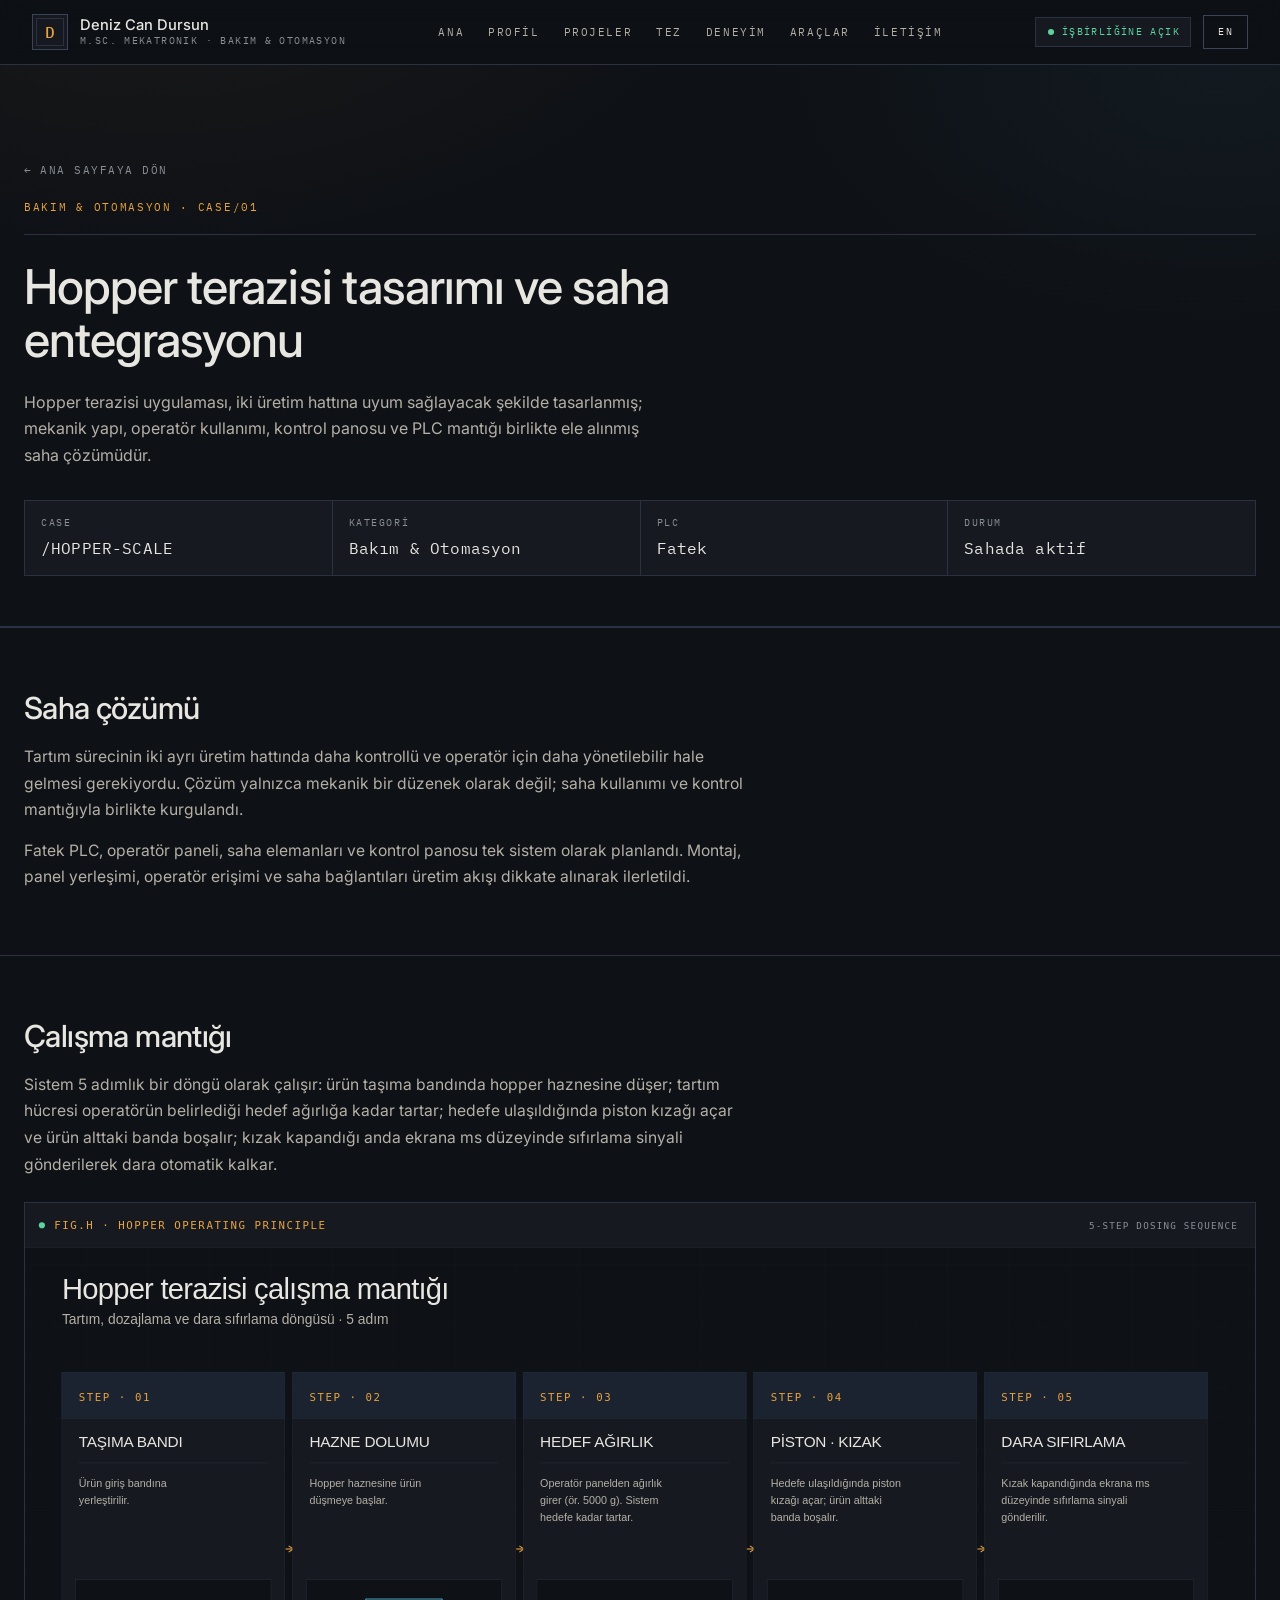
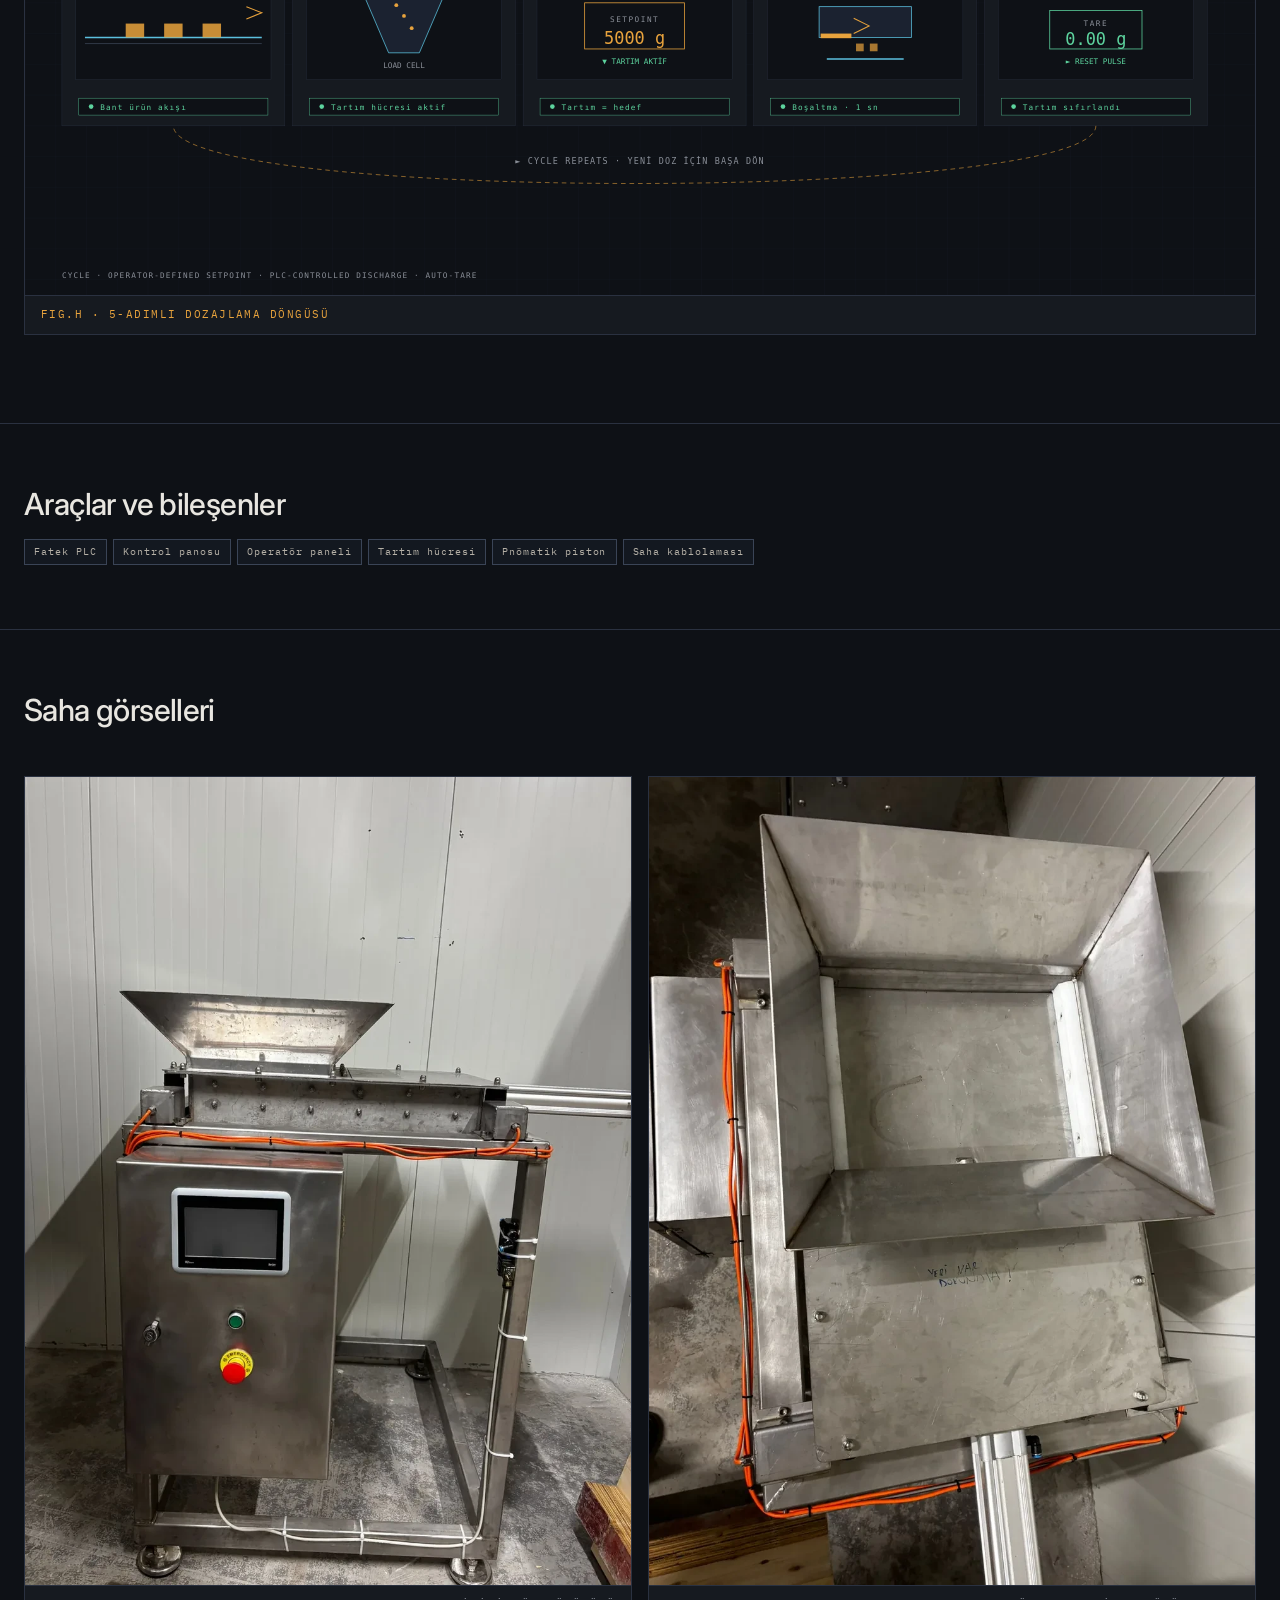
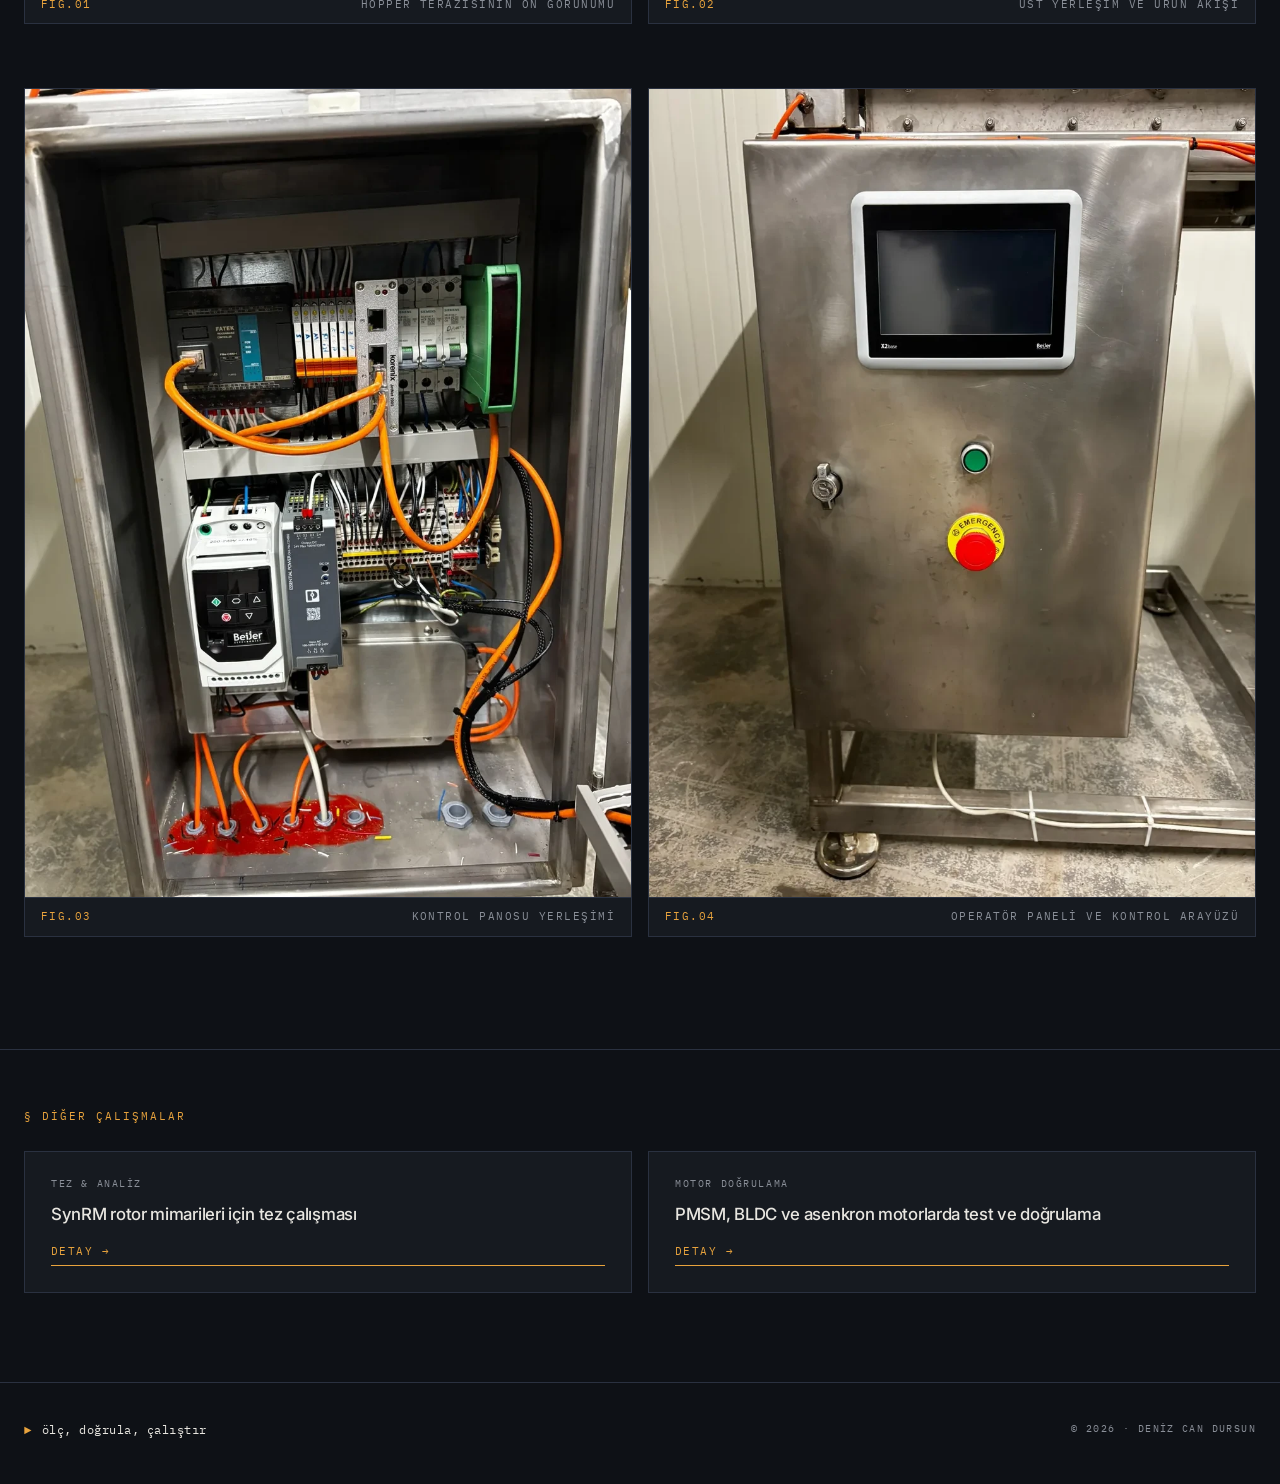
<file: projects/hopper-scale.html>
<!DOCTYPE html>
<html lang="tr">
<head>
<meta charset="UTF-8" />
<meta name="viewport" content="width=device-width, initial-scale=1.0" />
<title>Hopper terazisi tasarımı ve saha entegrasyonu · Deniz Can Dursun</title>
<meta name="description" content="İki üretim hattına entegre edilen, PLC kontrollü ve sahada aktif kullanılan hopper terazisi otomasyonu." />
<meta name="theme-color" content="#0E1116" />
<meta name="author" content="Deniz Can Dursun" />

<meta property="og:title" content="Hopper terazisi tasarımı ve saha entegrasyonu · Deniz Can Dursun" />
<meta property="og:description" content="İki üretim hattına entegre edilen, PLC kontrollü ve sahada aktif kullanılan hopper terazisi otomasyonu." />
<meta property="og:type" content="article" />
<meta property="og:url" content="https://denizcandursun.github.io/projects/hopper-scale.html" />
<meta property="og:image" content="https://denizcandursun.github.io/assets/images/og/portfolio-cover.png" />
<meta property="og:locale" content="tr_TR" />

<meta name="twitter:card" content="summary_large_image" />
<meta name="twitter:title" content="Hopper terazisi tasarımı ve saha entegrasyonu · Deniz Can Dursun" />
<meta name="twitter:description" content="İki üretim hattına entegre edilen, PLC kontrollü ve sahada aktif kullanılan hopper terazisi otomasyonu." />

<link rel="canonical" href="https://denizcandursun.github.io/projects/hopper-scale.html" />
<link rel="alternate" hreflang="tr" href="https://denizcandursun.github.io/projects/hopper-scale.html" />
<link rel="alternate" hreflang="en" href="https://denizcandursun.github.io/en/projects/hopper-scale.html" />
<link rel="alternate" hreflang="x-default" href="https://denizcandursun.github.io/projects/hopper-scale.html" />

<link rel="icon" type="image/svg+xml" href="../assets/images/favicon.svg" />
<link rel="preconnect" href="https://fonts.googleapis.com" />
<link rel="preconnect" href="https://fonts.gstatic.com" crossorigin />
<link href="https://fonts.googleapis.com/css2?family=Inter:wght@400;500;600&family=IBM+Plex+Mono:wght@400;500&display=swap" rel="stylesheet" />
<link rel="stylesheet" href="../assets/css/site.css" />
<script defer src="../assets/js/site.js"></script>
</head>
<body data-page="project">

<a class="skip-link" href="#pageRoot">İçeriğe geç</a>

<header class="topbar">
  <a class="brand" href="../index.html" aria-label="Deniz Can Dursun · Ana Sayfa">
    <span class="brand-mark" aria-hidden="true">D</span>
    <span class="brand-text">
      <span class="brand-name">Deniz Can Dursun</span>
      <span class="brand-role">M.Sc. Mekatronik · Bakım &amp; Otomasyon</span>
    </span>
  </a>
  <nav class="desktop-nav" aria-label="Birincil gezinme">
      <a class="nav-link" href="../index.html#home" data-section="home">Ana</a>
      <a class="nav-link" href="../index.html#profile" data-section="profile">Profil</a>
      <a class="nav-link" href="../index.html#projects" data-section="projects">Projeler</a>
      <a class="nav-link" href="../index.html#thesis" data-section="thesis">Tez</a>
      <a class="nav-link" href="../index.html#experience" data-section="experience">Deneyim</a>
      <a class="nav-link" href="../index.html#toolkit" data-section="toolkit">Araçlar</a>
      <a class="nav-link" href="../index.html#contact" data-section="contact">İletişim</a>
  </nav>
  <div class="topbar-actions">
    <span class="sys-status" aria-label="Sistem durumu">İşbirliğine açık</span>
    <a class="lang-toggle" href="../en/projects/hopper-scale.html">EN</a>
    <button class="menu-toggle" id="menuToggle" type="button" aria-expanded="false" aria-controls="mobileDrawer" aria-label="Menü">
      <span></span><span></span><span></span>
    </button>
  </div>
</header>

<div class="mobile-drawer" id="mobileDrawer" data-open="false">
  <nav aria-label="Mobil gezinme">
    <a class="nav-link" href="../index.html#home" data-section="home">Ana</a>
    <a class="nav-link" href="../index.html#profile" data-section="profile">Profil</a>
    <a class="nav-link" href="../index.html#projects" data-section="projects">Projeler</a>
    <a class="nav-link" href="../index.html#thesis" data-section="thesis">Tez</a>
    <a class="nav-link" href="../index.html#experience" data-section="experience">Deneyim</a>
    <a class="nav-link" href="../index.html#toolkit" data-section="toolkit">Araçlar</a>
    <a class="nav-link" href="../index.html#contact" data-section="contact">İletişim</a>
  </nav>
</div>

<main id="pageRoot">

  <section class="subpage-hero">
    <div class="container">
      <a class="subpage-back" href="../index.html">Ana sayfaya dön</a>
      <div class="subpage-meta">
        <span class="amber">Bakım &amp; Otomasyon · CASE/01</span>
      </div>
      <h1>Hopper terazisi tasarımı ve saha entegrasyonu</h1>
      <p class="subpage-lead">Hopper terazisi uygulaması, iki üretim hattına uyum sağlayacak şekilde tasarlanmış; mekanik yapı, operatör kullanımı, kontrol panosu ve PLC mantığı birlikte ele alınmış saha çözümüdür.</p>
      <div class="subpage-spec">
        <div class="readout"><span class="readout-label">CASE</span><span class="readout-value">/HOPPER-SCALE</span></div>
        <div class="readout"><span class="readout-label">Kategori</span><span class="readout-value">Bakım & Otomasyon</span></div>
        <div class="readout"><span class="readout-label">PLC</span><span class="readout-value">Fatek</span></div>
        <div class="readout"><span class="readout-label">Durum</span><span class="readout-value">Sahada aktif</span></div>
      </div>
    </div>
  </section>

  <section class="content-section">
    <div class="container">
      <h2>Saha çözümü</h2>
      <div class="content-prose">
        <p>Tartım sürecinin iki ayrı üretim hattında daha kontrollü ve operatör için daha yönetilebilir hale gelmesi gerekiyordu. Çözüm yalnızca mekanik bir düzenek olarak değil; saha kullanımı ve kontrol mantığıyla birlikte kurgulandı.</p>
        <p>Fatek PLC, operatör paneli, saha elemanları ve kontrol panosu tek sistem olarak planlandı. Montaj, panel yerleşimi, operatör erişimi ve saha bağlantıları üretim akışı dikkate alınarak ilerletildi.</p>
      </div>
    </div>
  </section>

  <section class="content-section">
    <div class="container">
      <h2>Çalışma mantığı</h2>
      <div class="content-prose">
        <p>Sistem 5 adımlık bir döngü olarak çalışır: ürün taşıma bandında hopper haznesine düşer; tartım hücresi operatörün belirlediği hedef ağırlığa kadar tartar; hedefe ulaşıldığında piston kızağı açar ve ürün alttaki banda boşalır; kızak kapandığı anda ekrana ms düzeyinde sıfırlama sinyali gönderilerek dara otomatik kalkar.</p>
      </div>
      <figure class="content-figure" style="margin-top: 24px;">
        <img src="../assets/images/projects/hopper-working-principle.svg" alt="Hopper terazisinin 5 adımlı çalışma mantığı şematiği" loading="lazy" />
        <figcaption><span class="id">FIG.H · 5-ADIMLI DOZAJLAMA DÖNGÜSÜ</span></figcaption>
      </figure>
    </div>
  </section>

  <section class="content-section">
    <div class="container">
      <h2>Araçlar ve bileşenler</h2>
      <div class="project-tags" style="margin-top: 16px;">
        <span class="project-tag">Fatek PLC</span> <span class="project-tag">Kontrol panosu</span> <span class="project-tag">Operatör paneli</span> <span class="project-tag">Tartım hücresi</span> <span class="project-tag">Pnömatik piston</span> <span class="project-tag">Saha kablolaması</span>
      </div>
    </div>
  </section>

  <section class="content-section">
    <div class="container">
      <h2>Saha görselleri</h2>
      <div class="figure-grid">
        <figure class="content-figure">
        <img src="../assets/images/projects/hooper-front.webp" alt="Hopper terazisinin ön görünümü" loading="lazy" />
        <figcaption><span class="id">FIG.01</span><span>Hopper terazisinin ön görünümü</span></figcaption>
      </figure>
        <figure class="content-figure">
        <img src="../assets/images/projects/hooper-top.webp" alt="Üst yerleşim ve ürün akışı" loading="lazy" />
        <figcaption><span class="id">FIG.02</span><span>Üst yerleşim ve ürün akışı</span></figcaption>
      </figure>
        <figure class="content-figure">
        <img src="../assets/images/projects/hooper-control-panel.webp" alt="Kontrol panosu yerleşimi" loading="lazy" />
        <figcaption><span class="id">FIG.03</span><span>Kontrol panosu yerleşimi</span></figcaption>
      </figure>
        <figure class="content-figure">
        <img src="../assets/images/projects/hooper-console.webp" alt="Operatör paneli ve kontrol arayüzü" loading="lazy" />
        <figcaption><span class="id">FIG.04</span><span>Operatör paneli ve kontrol arayüzü</span></figcaption>
      </figure>
      </div>
    </div>
  </section>

  <section class="subpage-foot">
    <div class="container">
      <div class="related-head">
        <span class="panel-tab-num">§ DİĞER ÇALIŞMALAR</span>
      </div>
      <div class="related-grid">
        <a class="related-card" href="synrm-thesis-case-study.html">
        <div class="related-kicker">Tez & Analiz</div>
        <h3>SynRM rotor mimarileri için tez çalışması</h3>
        <span class="related-cta">Detay →</span>
      </a>
        <a class="related-card" href="motor-testing-work.html">
        <div class="related-kicker">Motor doğrulama</div>
        <h3>PMSM, BLDC ve asenkron motorlarda test ve doğrulama</h3>
        <span class="related-cta">Detay →</span>
      </a>
      </div>
    </div>
  </section>

</main>

<footer class="site-footer">
  <div class="container">
    <div class="footer-grid">
      <p class="footer-motto">ölç, doğrula, çalıştır</p>
      <p class="footer-meta">© 2026 · Deniz Can Dursun</p>
    </div>
  </div>
</footer>

<div class="toast" id="toast" role="status" aria-live="polite">E-posta adresi kopyalandı.</div>

</body>
</html>
</file>
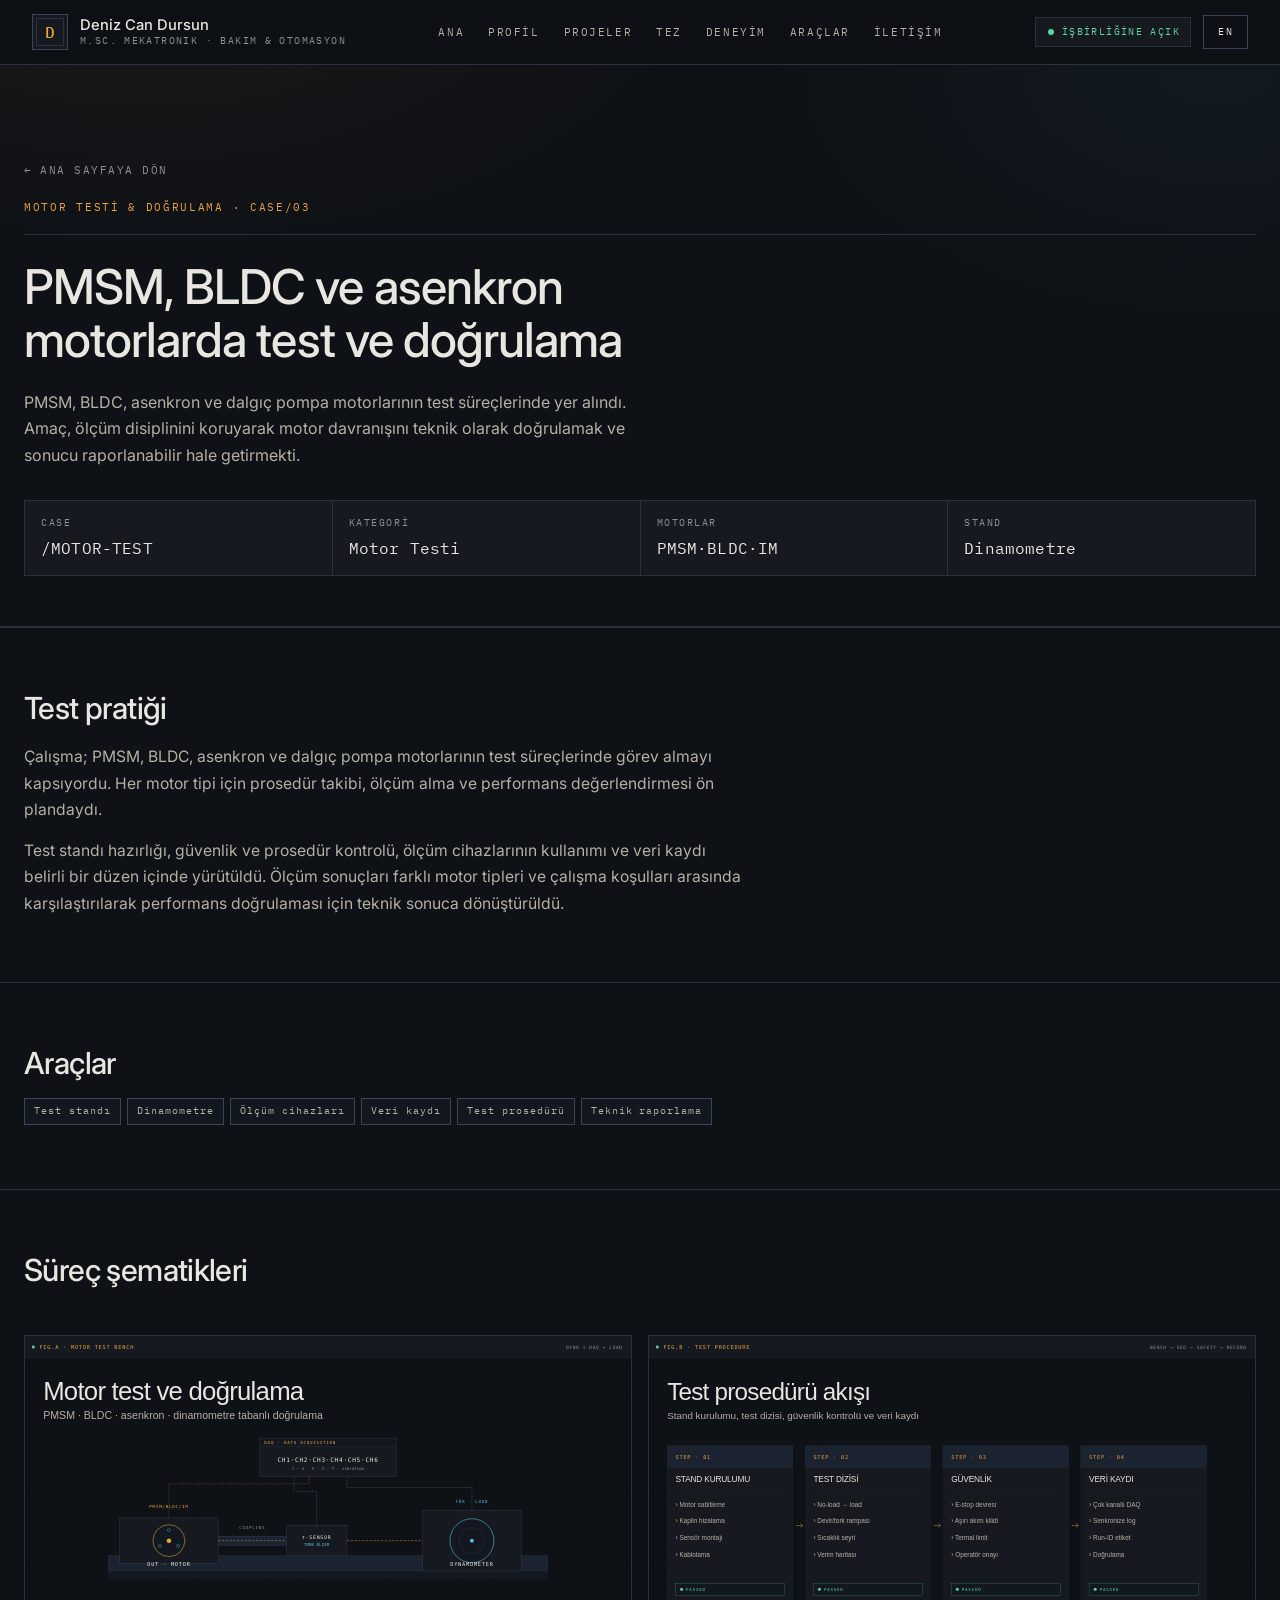
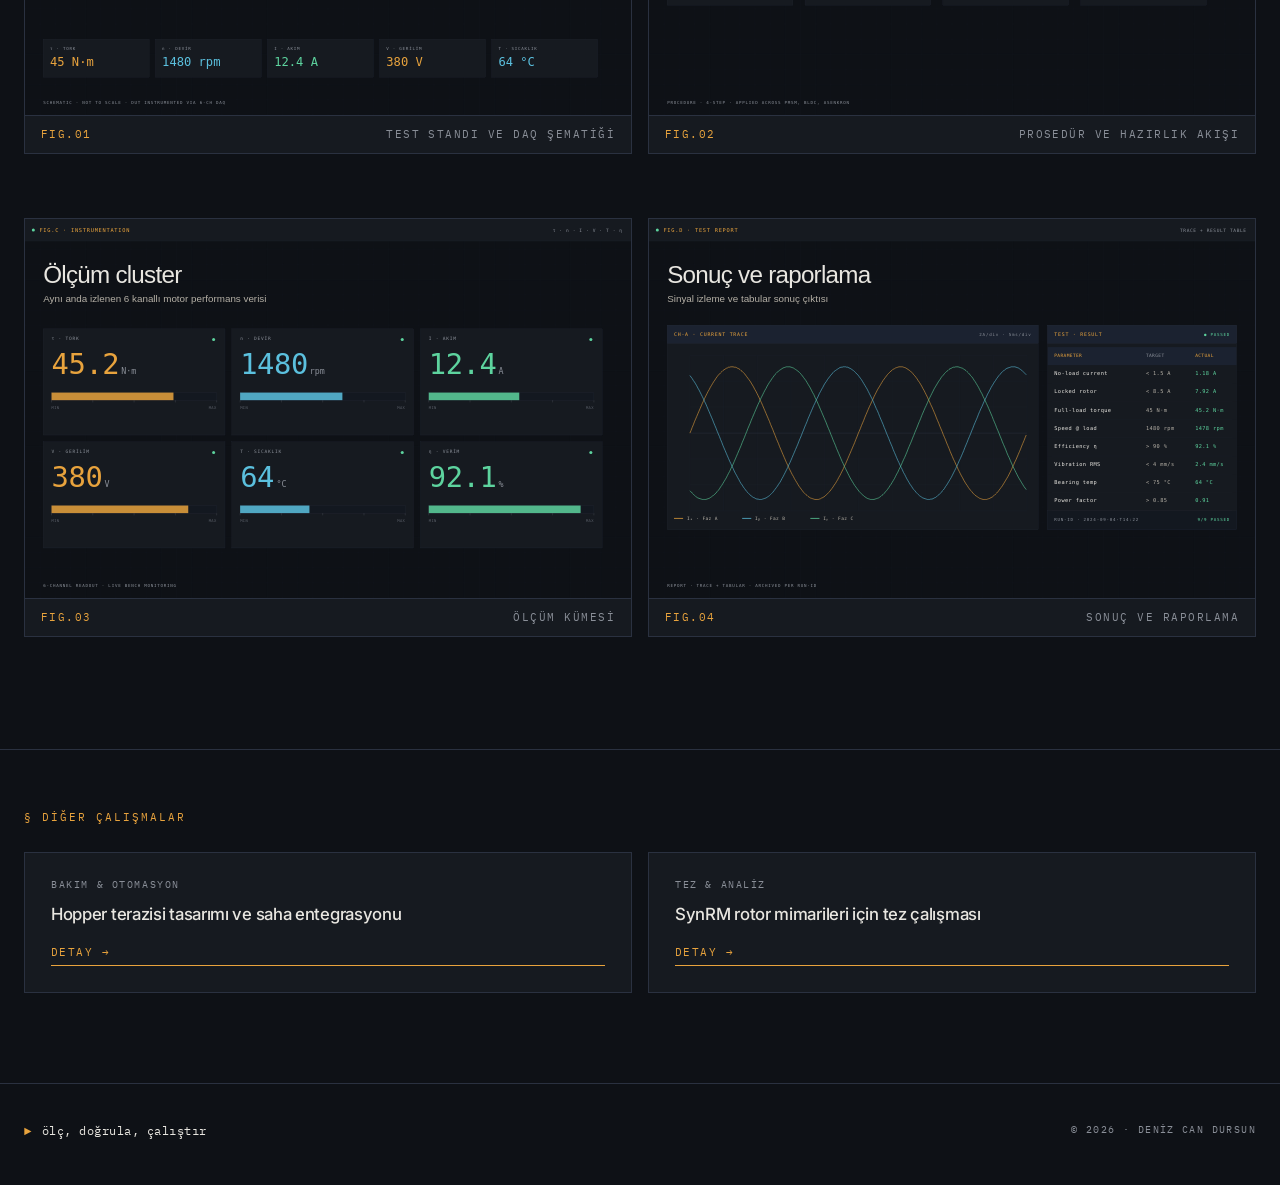
<file: projects/motor-testing-work.html>
<!DOCTYPE html>
<html lang="tr">
<head>
<meta charset="UTF-8" />
<meta name="viewport" content="width=device-width, initial-scale=1.0" />
<title>PMSM, BLDC ve asenkron motorlarda test ve doğrulama · Deniz Can Dursun</title>
<meta name="description" content="Test standı kullanımı, prosedür hazırlığı, ölçüm alma ve performans yorumlama üzerine kurulu motor doğrulama deneyimi." />
<meta name="theme-color" content="#0E1116" />
<meta name="author" content="Deniz Can Dursun" />

<meta property="og:title" content="PMSM, BLDC ve asenkron motorlarda test ve doğrulama · Deniz Can Dursun" />
<meta property="og:description" content="Test standı kullanımı, prosedür hazırlığı, ölçüm alma ve performans yorumlama üzerine kurulu motor doğrulama deneyimi." />
<meta property="og:type" content="article" />
<meta property="og:url" content="https://denizcandursun.github.io/projects/motor-testing-work.html" />
<meta property="og:image" content="https://denizcandursun.github.io/assets/images/og/portfolio-cover.png" />
<meta property="og:locale" content="tr_TR" />

<meta name="twitter:card" content="summary_large_image" />
<meta name="twitter:title" content="PMSM, BLDC ve asenkron motorlarda test ve doğrulama · Deniz Can Dursun" />
<meta name="twitter:description" content="Test standı kullanımı, prosedür hazırlığı, ölçüm alma ve performans yorumlama üzerine kurulu motor doğrulama deneyimi." />

<link rel="canonical" href="https://denizcandursun.github.io/projects/motor-testing-work.html" />
<link rel="alternate" hreflang="tr" href="https://denizcandursun.github.io/projects/motor-testing-work.html" />
<link rel="alternate" hreflang="en" href="https://denizcandursun.github.io/en/projects/motor-testing-work.html" />
<link rel="alternate" hreflang="x-default" href="https://denizcandursun.github.io/projects/motor-testing-work.html" />

<link rel="icon" type="image/svg+xml" href="../assets/images/favicon.svg" />
<link rel="preconnect" href="https://fonts.googleapis.com" />
<link rel="preconnect" href="https://fonts.gstatic.com" crossorigin />
<link href="https://fonts.googleapis.com/css2?family=Inter:wght@400;500;600&family=IBM+Plex+Mono:wght@400;500&display=swap" rel="stylesheet" />
<link rel="stylesheet" href="../assets/css/site.css" />
<script defer src="../assets/js/site.js"></script>
</head>
<body data-page="project">

<a class="skip-link" href="#pageRoot">İçeriğe geç</a>

<header class="topbar">
  <a class="brand" href="../index.html" aria-label="Deniz Can Dursun · Ana Sayfa">
    <span class="brand-mark" aria-hidden="true">D</span>
    <span class="brand-text">
      <span class="brand-name">Deniz Can Dursun</span>
      <span class="brand-role">M.Sc. Mekatronik · Bakım &amp; Otomasyon</span>
    </span>
  </a>
  <nav class="desktop-nav" aria-label="Birincil gezinme">
      <a class="nav-link" href="../index.html#home" data-section="home">Ana</a>
      <a class="nav-link" href="../index.html#profile" data-section="profile">Profil</a>
      <a class="nav-link" href="../index.html#projects" data-section="projects">Projeler</a>
      <a class="nav-link" href="../index.html#thesis" data-section="thesis">Tez</a>
      <a class="nav-link" href="../index.html#experience" data-section="experience">Deneyim</a>
      <a class="nav-link" href="../index.html#toolkit" data-section="toolkit">Araçlar</a>
      <a class="nav-link" href="../index.html#contact" data-section="contact">İletişim</a>
  </nav>
  <div class="topbar-actions">
    <span class="sys-status" aria-label="Sistem durumu">İşbirliğine açık</span>
    <a class="lang-toggle" href="../en/projects/motor-testing-work.html">EN</a>
    <button class="menu-toggle" id="menuToggle" type="button" aria-expanded="false" aria-controls="mobileDrawer" aria-label="Menü">
      <span></span><span></span><span></span>
    </button>
  </div>
</header>

<div class="mobile-drawer" id="mobileDrawer" data-open="false">
  <nav aria-label="Mobil gezinme">
    <a class="nav-link" href="../index.html#home" data-section="home">Ana</a>
    <a class="nav-link" href="../index.html#profile" data-section="profile">Profil</a>
    <a class="nav-link" href="../index.html#projects" data-section="projects">Projeler</a>
    <a class="nav-link" href="../index.html#thesis" data-section="thesis">Tez</a>
    <a class="nav-link" href="../index.html#experience" data-section="experience">Deneyim</a>
    <a class="nav-link" href="../index.html#toolkit" data-section="toolkit">Araçlar</a>
    <a class="nav-link" href="../index.html#contact" data-section="contact">İletişim</a>
  </nav>
</div>

<main id="pageRoot">

  <section class="subpage-hero">
    <div class="container">
      <a class="subpage-back" href="../index.html">Ana sayfaya dön</a>
      <div class="subpage-meta">
        <span class="amber">Motor Testi &amp; Doğrulama · CASE/03</span>
      </div>
      <h1>PMSM, BLDC ve asenkron motorlarda test ve doğrulama</h1>
      <p class="subpage-lead">PMSM, BLDC, asenkron ve dalgıç pompa motorlarının test süreçlerinde yer alındı. Amaç, ölçüm disiplinini koruyarak motor davranışını teknik olarak doğrulamak ve sonucu raporlanabilir hale getirmekti.</p>
      <div class="subpage-spec">
        <div class="readout"><span class="readout-label">CASE</span><span class="readout-value">/MOTOR-TEST</span></div>
        <div class="readout"><span class="readout-label">Kategori</span><span class="readout-value">Motor Testi</span></div>
        <div class="readout"><span class="readout-label">Motorlar</span><span class="readout-value">PMSM·BLDC·IM</span></div>
        <div class="readout"><span class="readout-label">Stand</span><span class="readout-value">Dinamometre</span></div>
      </div>
    </div>
  </section>

  <section class="content-section">
    <div class="container">
      <h2>Test pratiği</h2>
      <div class="content-prose">
        <p>Çalışma; PMSM, BLDC, asenkron ve dalgıç pompa motorlarının test süreçlerinde görev almayı kapsıyordu. Her motor tipi için prosedür takibi, ölçüm alma ve performans değerlendirmesi ön plandaydı.</p>
        <p>Test standı hazırlığı, güvenlik ve prosedür kontrolü, ölçüm cihazlarının kullanımı ve veri kaydı belirli bir düzen içinde yürütüldü. Ölçüm sonuçları farklı motor tipleri ve çalışma koşulları arasında karşılaştırılarak performans doğrulaması için teknik sonuca dönüştürüldü.</p>
      </div>
    </div>
  </section>

  <section class="content-section">
    <div class="container">
      <h2>Araçlar</h2>
      <div class="project-tags" style="margin-top: 16px;">
        <span class="project-tag">Test standı</span> <span class="project-tag">Dinamometre</span> <span class="project-tag">Ölçüm cihazları</span> <span class="project-tag">Veri kaydı</span> <span class="project-tag">Test prosedürü</span> <span class="project-tag">Teknik raporlama</span>
      </div>
    </div>
  </section>

  <section class="content-section">
    <div class="container">
      <h2>Süreç şematikleri</h2>
      <div class="figure-grid">
        <figure class="content-figure">
        <img src="../assets/images/projects/motor-testing-hero.svg" alt="Test standı ve DAQ şematiği" loading="lazy" />
        <figcaption><span class="id">FIG.01</span><span>Test standı ve DAQ şematiği</span></figcaption>
      </figure>
        <figure class="content-figure">
        <img src="../assets/images/projects/motor-testing-procedure.svg" alt="Prosedür ve hazırlık akışı" loading="lazy" />
        <figcaption><span class="id">FIG.02</span><span>Prosedür ve hazırlık akışı</span></figcaption>
      </figure>
        <figure class="content-figure">
        <img src="../assets/images/projects/motor-testing-measurement.svg" alt="Ölçüm kümesi" loading="lazy" />
        <figcaption><span class="id">FIG.03</span><span>Ölçüm kümesi</span></figcaption>
      </figure>
        <figure class="content-figure">
        <img src="../assets/images/projects/motor-testing-reporting.svg" alt="Sonuç ve raporlama" loading="lazy" />
        <figcaption><span class="id">FIG.04</span><span>Sonuç ve raporlama</span></figcaption>
      </figure>
      </div>
    </div>
  </section>

  <section class="subpage-foot">
    <div class="container">
      <div class="related-head">
        <span class="panel-tab-num">§ DİĞER ÇALIŞMALAR</span>
      </div>
      <div class="related-grid">
        <a class="related-card" href="hopper-scale.html">
        <div class="related-kicker">Bakım & Otomasyon</div>
        <h3>Hopper terazisi tasarımı ve saha entegrasyonu</h3>
        <span class="related-cta">Detay →</span>
      </a>
        <a class="related-card" href="synrm-thesis-case-study.html">
        <div class="related-kicker">Tez & Analiz</div>
        <h3>SynRM rotor mimarileri için tez çalışması</h3>
        <span class="related-cta">Detay →</span>
      </a>
      </div>
    </div>
  </section>

</main>

<footer class="site-footer">
  <div class="container">
    <div class="footer-grid">
      <p class="footer-motto">ölç, doğrula, çalıştır</p>
      <p class="footer-meta">© 2026 · Deniz Can Dursun</p>
    </div>
  </div>
</footer>

<div class="toast" id="toast" role="status" aria-live="polite">E-posta adresi kopyalandı.</div>

</body>
</html>
</file>
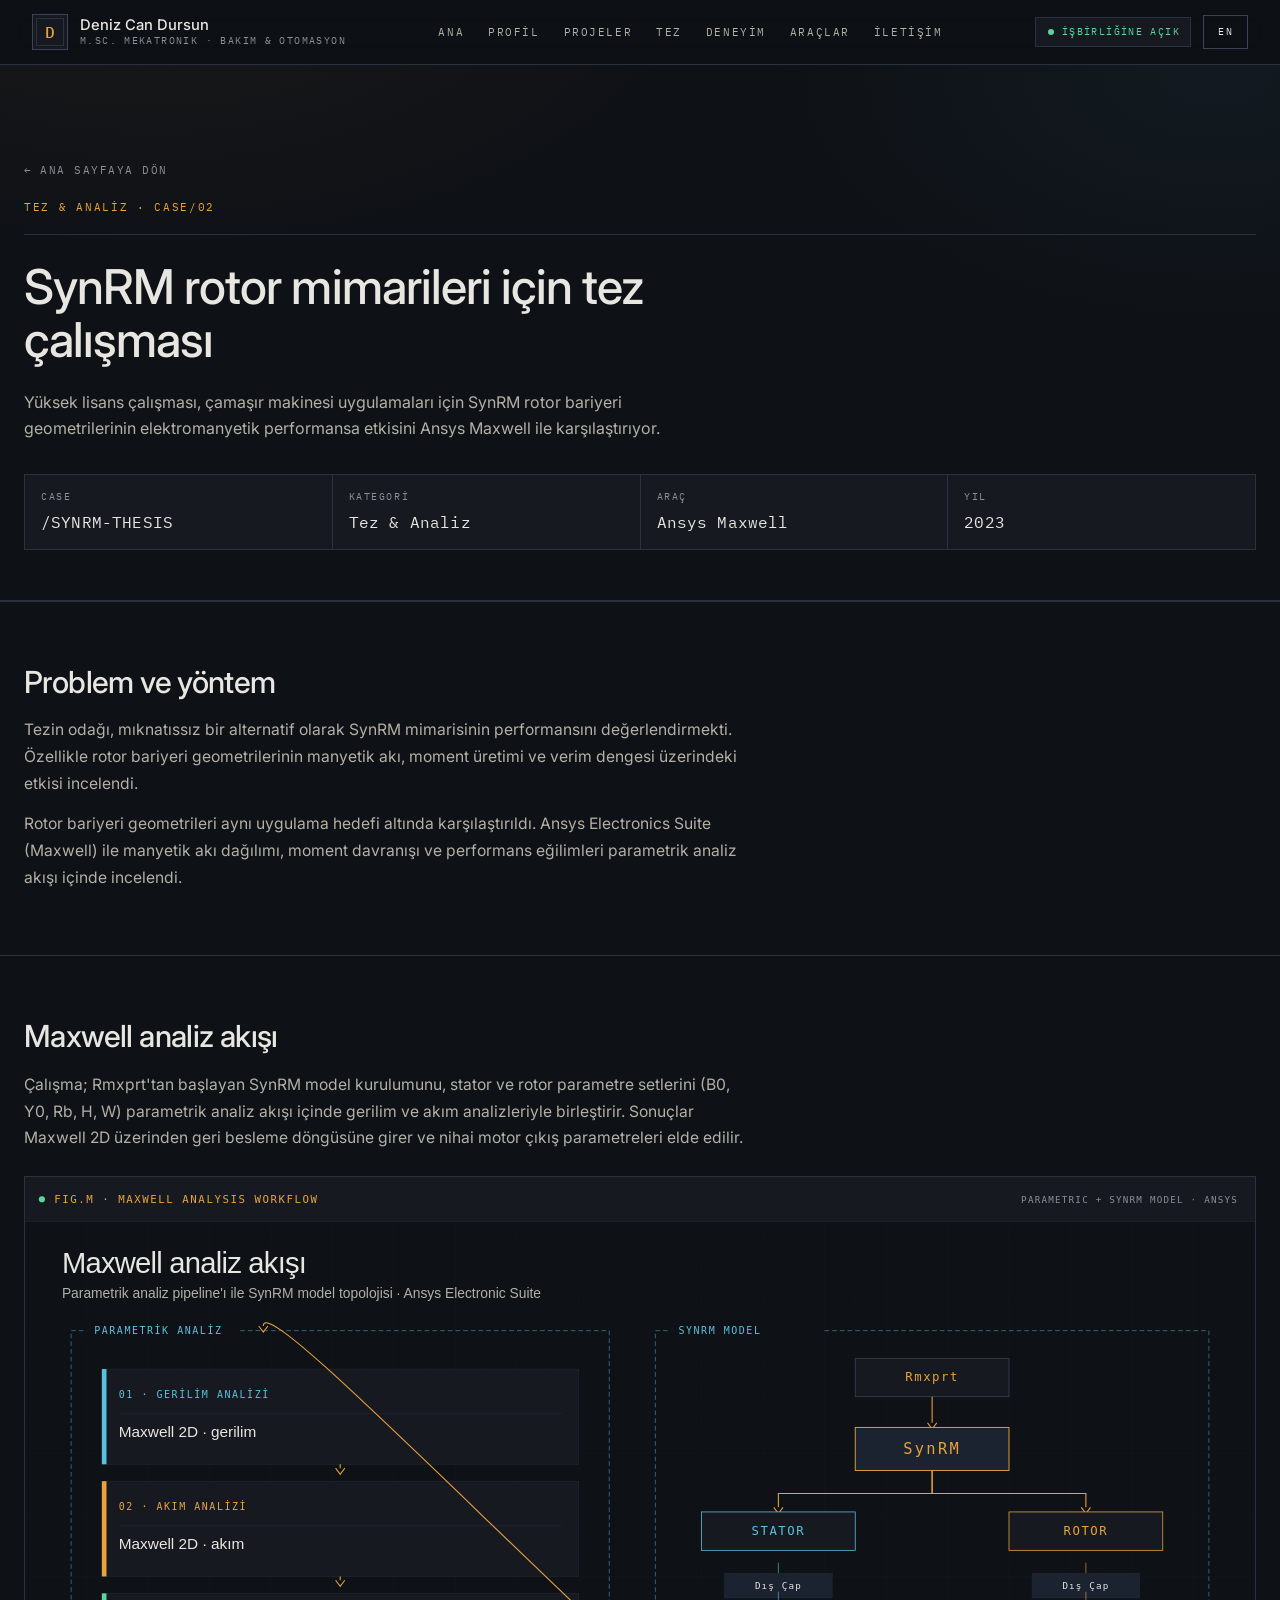
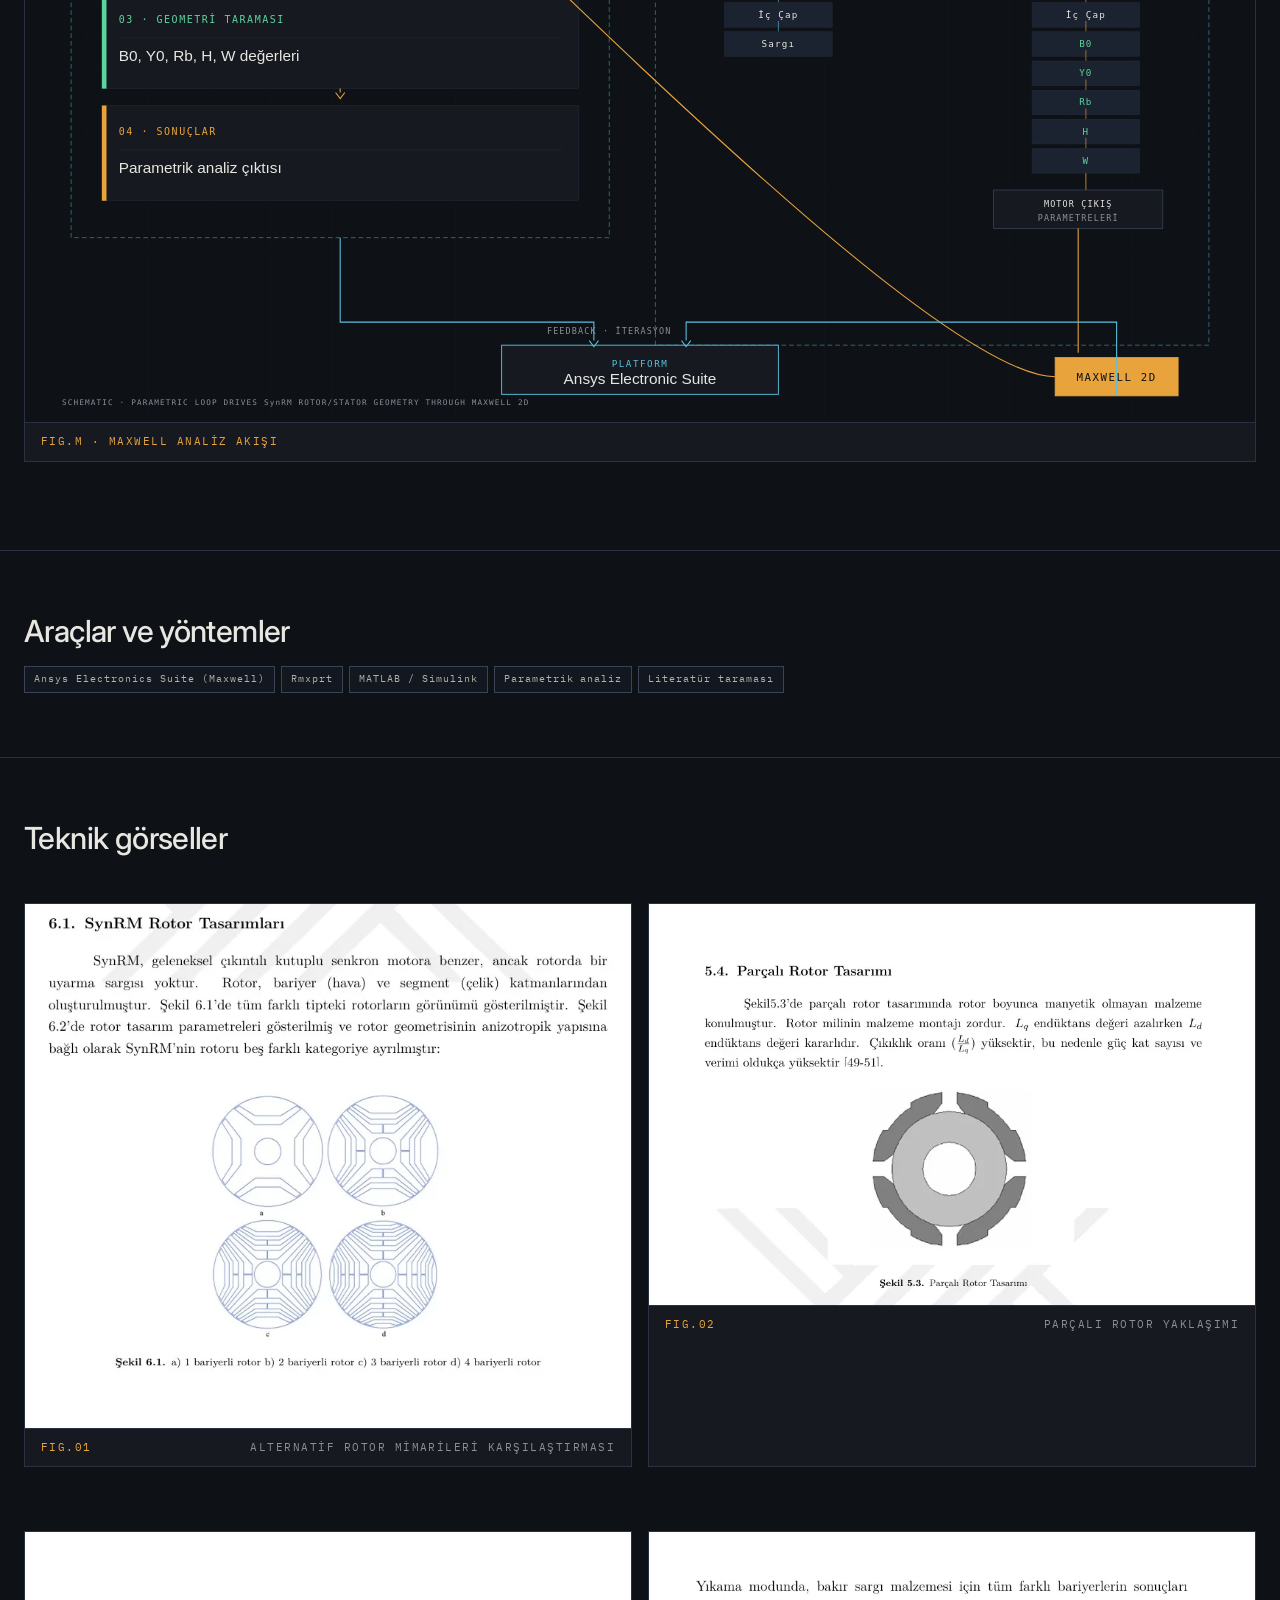
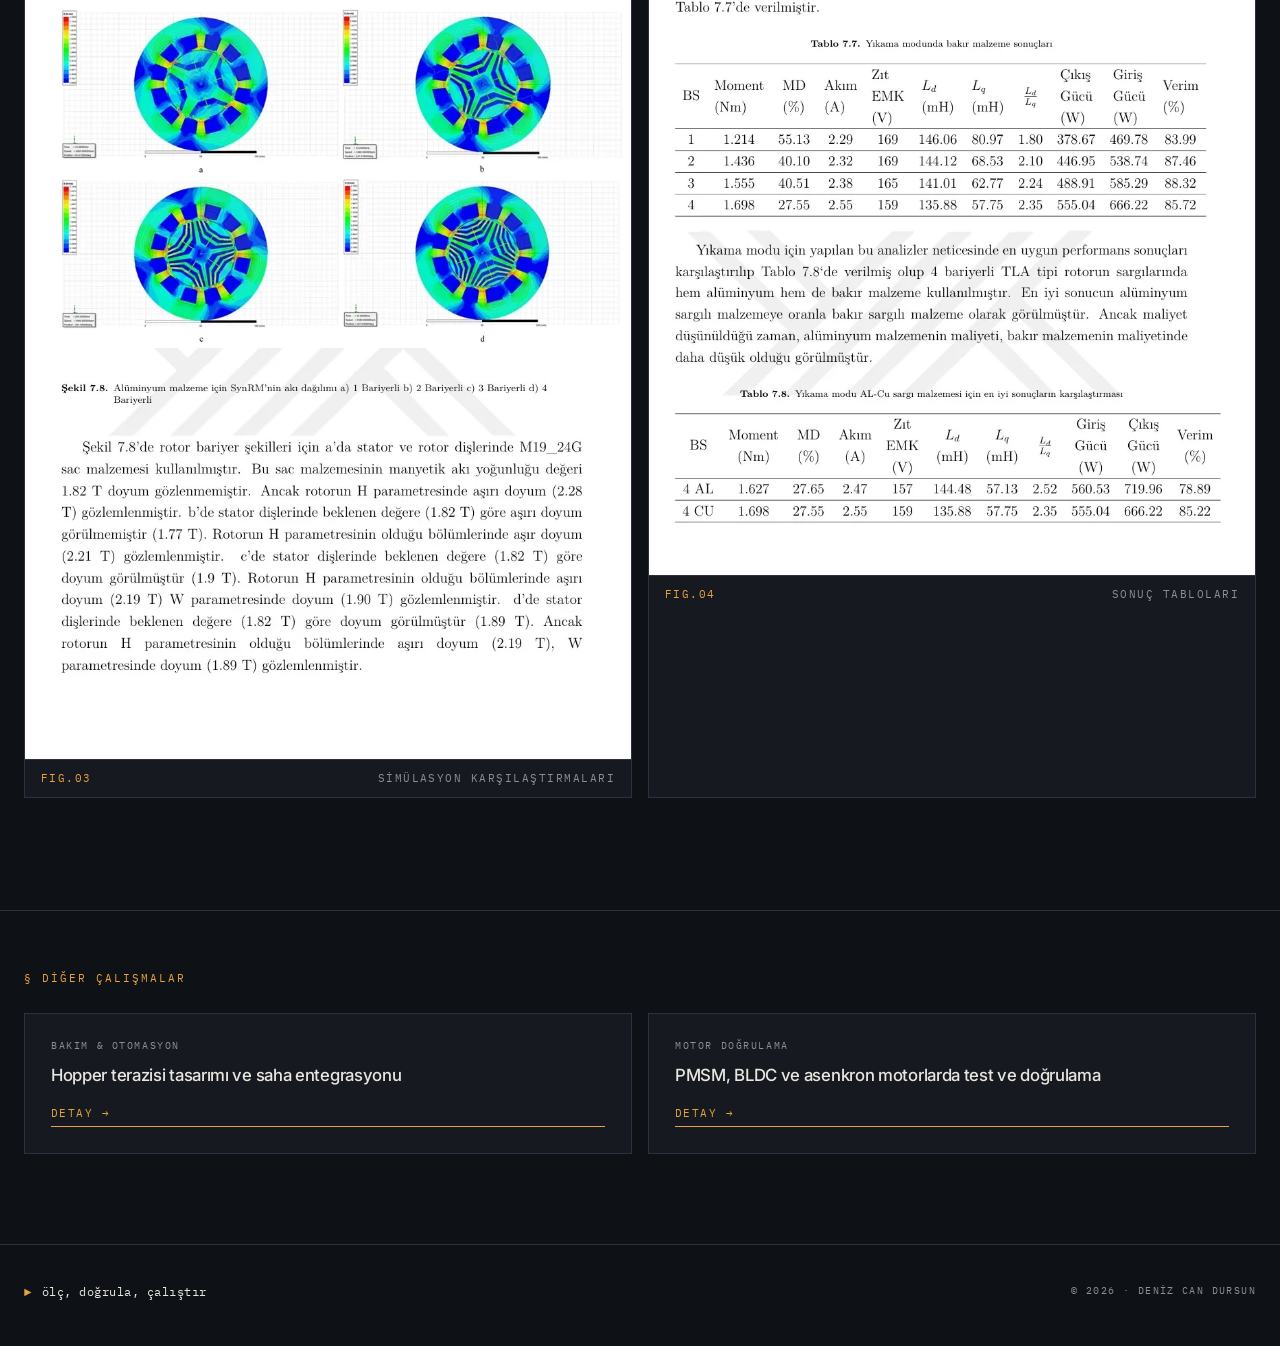
<file: projects/synrm-thesis-case-study.html>
<!DOCTYPE html>
<html lang="tr">
<head>
<meta charset="UTF-8" />
<meta name="viewport" content="width=device-width, initial-scale=1.0" />
<title>SynRM rotor mimarileri için tez çalışması · Deniz Can Dursun</title>
<meta name="description" content="Çamaşır makinesi uygulamaları için SynRM rotor bariyeri geometrilerinin elektromanyetik performansa etkisini karşılaştıran yüksek lisans çalışması." />
<meta name="theme-color" content="#0E1116" />
<meta name="author" content="Deniz Can Dursun" />

<meta property="og:title" content="SynRM rotor mimarileri için tez çalışması · Deniz Can Dursun" />
<meta property="og:description" content="Çamaşır makinesi uygulamaları için SynRM rotor bariyeri geometrilerinin elektromanyetik performansa etkisini karşılaştıran yüksek lisans çalışması." />
<meta property="og:type" content="article" />
<meta property="og:url" content="https://denizcandursun.github.io/projects/synrm-thesis-case-study.html" />
<meta property="og:image" content="https://denizcandursun.github.io/assets/images/og/portfolio-cover.png" />
<meta property="og:locale" content="tr_TR" />

<meta name="twitter:card" content="summary_large_image" />
<meta name="twitter:title" content="SynRM rotor mimarileri için tez çalışması · Deniz Can Dursun" />
<meta name="twitter:description" content="Çamaşır makinesi uygulamaları için SynRM rotor bariyeri geometrilerinin elektromanyetik performansa etkisini karşılaştıran yüksek lisans çalışması." />

<link rel="canonical" href="https://denizcandursun.github.io/projects/synrm-thesis-case-study.html" />
<link rel="alternate" hreflang="tr" href="https://denizcandursun.github.io/projects/synrm-thesis-case-study.html" />
<link rel="alternate" hreflang="en" href="https://denizcandursun.github.io/en/projects/synrm-thesis-case-study.html" />
<link rel="alternate" hreflang="x-default" href="https://denizcandursun.github.io/projects/synrm-thesis-case-study.html" />

<link rel="icon" type="image/svg+xml" href="../assets/images/favicon.svg" />
<link rel="preconnect" href="https://fonts.googleapis.com" />
<link rel="preconnect" href="https://fonts.gstatic.com" crossorigin />
<link href="https://fonts.googleapis.com/css2?family=Inter:wght@400;500;600&family=IBM+Plex+Mono:wght@400;500&display=swap" rel="stylesheet" />
<link rel="stylesheet" href="../assets/css/site.css" />
<script defer src="../assets/js/site.js"></script>
</head>
<body data-page="project">

<a class="skip-link" href="#pageRoot">İçeriğe geç</a>

<header class="topbar">
  <a class="brand" href="../index.html" aria-label="Deniz Can Dursun · Ana Sayfa">
    <span class="brand-mark" aria-hidden="true">D</span>
    <span class="brand-text">
      <span class="brand-name">Deniz Can Dursun</span>
      <span class="brand-role">M.Sc. Mekatronik · Bakım &amp; Otomasyon</span>
    </span>
  </a>
  <nav class="desktop-nav" aria-label="Birincil gezinme">
      <a class="nav-link" href="../index.html#home" data-section="home">Ana</a>
      <a class="nav-link" href="../index.html#profile" data-section="profile">Profil</a>
      <a class="nav-link" href="../index.html#projects" data-section="projects">Projeler</a>
      <a class="nav-link" href="../index.html#thesis" data-section="thesis">Tez</a>
      <a class="nav-link" href="../index.html#experience" data-section="experience">Deneyim</a>
      <a class="nav-link" href="../index.html#toolkit" data-section="toolkit">Araçlar</a>
      <a class="nav-link" href="../index.html#contact" data-section="contact">İletişim</a>
  </nav>
  <div class="topbar-actions">
    <span class="sys-status" aria-label="Sistem durumu">İşbirliğine açık</span>
    <a class="lang-toggle" href="../en/projects/synrm-thesis-case-study.html">EN</a>
    <button class="menu-toggle" id="menuToggle" type="button" aria-expanded="false" aria-controls="mobileDrawer" aria-label="Menü">
      <span></span><span></span><span></span>
    </button>
  </div>
</header>

<div class="mobile-drawer" id="mobileDrawer" data-open="false">
  <nav aria-label="Mobil gezinme">
    <a class="nav-link" href="../index.html#home" data-section="home">Ana</a>
    <a class="nav-link" href="../index.html#profile" data-section="profile">Profil</a>
    <a class="nav-link" href="../index.html#projects" data-section="projects">Projeler</a>
    <a class="nav-link" href="../index.html#thesis" data-section="thesis">Tez</a>
    <a class="nav-link" href="../index.html#experience" data-section="experience">Deneyim</a>
    <a class="nav-link" href="../index.html#toolkit" data-section="toolkit">Araçlar</a>
    <a class="nav-link" href="../index.html#contact" data-section="contact">İletişim</a>
  </nav>
</div>

<main id="pageRoot">

  <section class="subpage-hero">
    <div class="container">
      <a class="subpage-back" href="../index.html">Ana sayfaya dön</a>
      <div class="subpage-meta">
        <span class="amber">Tez &amp; Analiz · CASE/02</span>
      </div>
      <h1>SynRM rotor mimarileri için tez çalışması</h1>
      <p class="subpage-lead">Yüksek lisans çalışması, çamaşır makinesi uygulamaları için SynRM rotor bariyeri geometrilerinin elektromanyetik performansa etkisini Ansys Maxwell ile karşılaştırıyor.</p>
      <div class="subpage-spec">
        <div class="readout"><span class="readout-label">CASE</span><span class="readout-value">/SYNRM-THESIS</span></div>
        <div class="readout"><span class="readout-label">Kategori</span><span class="readout-value">Tez & Analiz</span></div>
        <div class="readout"><span class="readout-label">Araç</span><span class="readout-value">Ansys Maxwell</span></div>
        <div class="readout"><span class="readout-label">Yıl</span><span class="readout-value">2023</span></div>
      </div>
    </div>
  </section>

  <section class="content-section">
    <div class="container">
      <h2>Problem ve yöntem</h2>
      <div class="content-prose">
        <p>Tezin odağı, mıknatıssız bir alternatif olarak SynRM mimarisinin performansını değerlendirmekti. Özellikle rotor bariyeri geometrilerinin manyetik akı, moment üretimi ve verim dengesi üzerindeki etkisi incelendi.</p>
        <p>Rotor bariyeri geometrileri aynı uygulama hedefi altında karşılaştırıldı. Ansys Electronics Suite (Maxwell) ile manyetik akı dağılımı, moment davranışı ve performans eğilimleri parametrik analiz akışı içinde incelendi.</p>
      </div>
    </div>
  </section>

  <section class="content-section">
    <div class="container">
      <h2>Maxwell analiz akışı</h2>
      <div class="content-prose">
        <p>Çalışma; Rmxprt'tan başlayan SynRM model kurulumunu, stator ve rotor parametre setlerini (B0, Y0, Rb, H, W) parametrik analiz akışı içinde gerilim ve akım analizleriyle birleştirir. Sonuçlar Maxwell 2D üzerinden geri besleme döngüsüne girer ve nihai motor çıkış parametreleri elde edilir.</p>
      </div>
      <figure class="content-figure" style="margin-top: 24px;">
        <img src="../assets/images/projects/maxwell-flow.svg" alt="Maxwell parametrik analiz ve SynRM model akış diyagramı" loading="lazy" />
        <figcaption><span class="id">FIG.M · MAXWELL ANALİZ AKIŞI</span></figcaption>
      </figure>
    </div>
  </section>

  <section class="content-section">
    <div class="container">
      <h2>Araçlar ve yöntemler</h2>
      <div class="project-tags" style="margin-top: 16px;">
        <span class="project-tag">Ansys Electronics Suite (Maxwell)</span> <span class="project-tag">Rmxprt</span> <span class="project-tag">MATLAB / Simulink</span> <span class="project-tag">Parametrik analiz</span> <span class="project-tag">Literatür taraması</span>
      </div>
    </div>
  </section>

  <section class="content-section">
    <div class="container">
      <h2>Teknik görseller</h2>
      <div class="figure-grid">
        <figure class="content-figure">
        <img src="../assets/images/projects/thesis-rotor-architectures.webp" alt="Alternatif rotor mimarileri karşılaştırması" loading="lazy" />
        <figcaption><span class="id">FIG.01</span><span>Alternatif rotor mimarileri karşılaştırması</span></figcaption>
      </figure>
        <figure class="content-figure">
        <img src="../assets/images/projects/thesis-segmented-rotor.webp" alt="Parçalı rotor yaklaşımı" loading="lazy" />
        <figcaption><span class="id">FIG.02</span><span>Parçalı rotor yaklaşımı</span></figcaption>
      </figure>
        <figure class="content-figure">
        <img src="../assets/images/projects/thesis-simulation-set-a.webp" alt="Simülasyon karşılaştırmaları" loading="lazy" />
        <figcaption><span class="id">FIG.03</span><span>Simülasyon karşılaştırmaları</span></figcaption>
      </figure>
        <figure class="content-figure">
        <img src="../assets/images/projects/thesis-results-table.webp" alt="Sonuç tabloları" loading="lazy" />
        <figcaption><span class="id">FIG.04</span><span>Sonuç tabloları</span></figcaption>
      </figure>
      </div>
    </div>
  </section>

  <section class="subpage-foot">
    <div class="container">
      <div class="related-head">
        <span class="panel-tab-num">§ DİĞER ÇALIŞMALAR</span>
      </div>
      <div class="related-grid">
        <a class="related-card" href="hopper-scale.html">
        <div class="related-kicker">Bakım & Otomasyon</div>
        <h3>Hopper terazisi tasarımı ve saha entegrasyonu</h3>
        <span class="related-cta">Detay →</span>
      </a>
        <a class="related-card" href="motor-testing-work.html">
        <div class="related-kicker">Motor doğrulama</div>
        <h3>PMSM, BLDC ve asenkron motorlarda test ve doğrulama</h3>
        <span class="related-cta">Detay →</span>
      </a>
      </div>
    </div>
  </section>

</main>

<footer class="site-footer">
  <div class="container">
    <div class="footer-grid">
      <p class="footer-motto">ölç, doğrula, çalıştır</p>
      <p class="footer-meta">© 2026 · Deniz Can Dursun</p>
    </div>
  </div>
</footer>

<div class="toast" id="toast" role="status" aria-live="polite">E-posta adresi kopyalandı.</div>

</body>
</html>
</file>
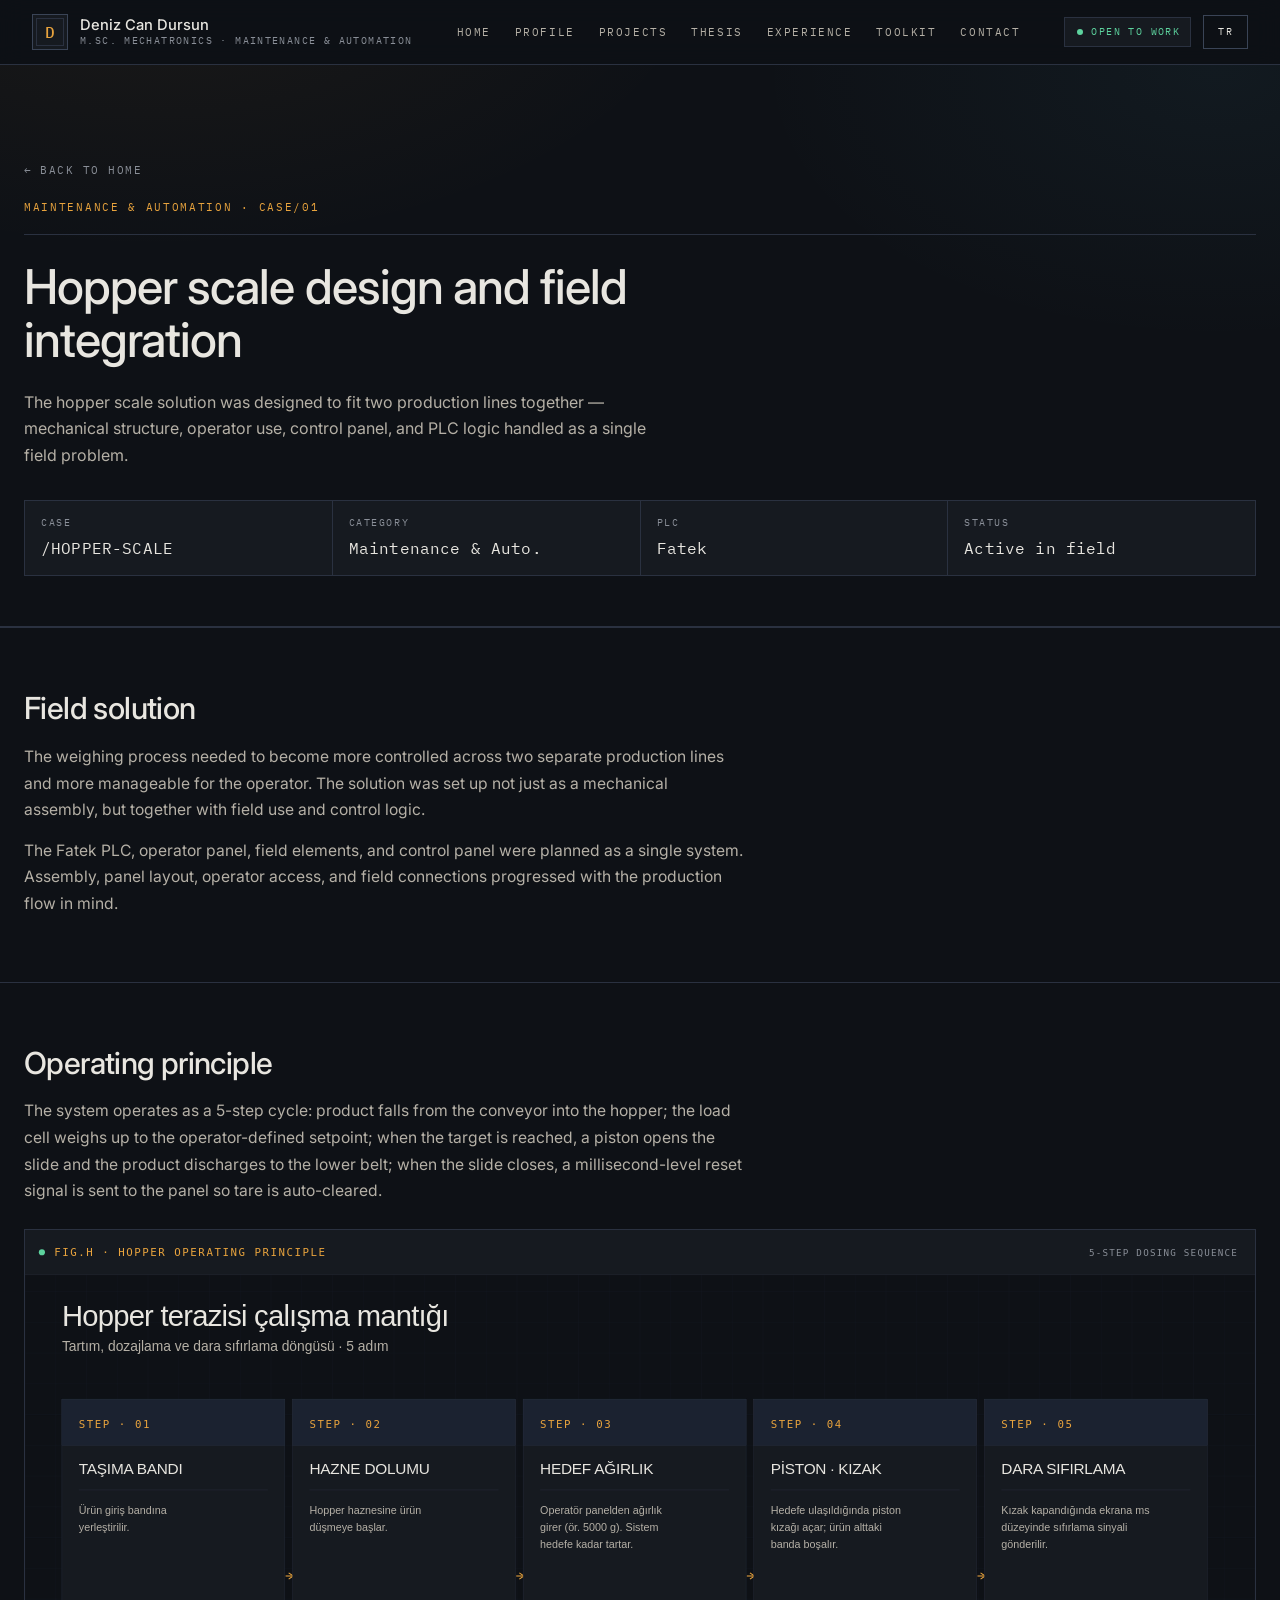
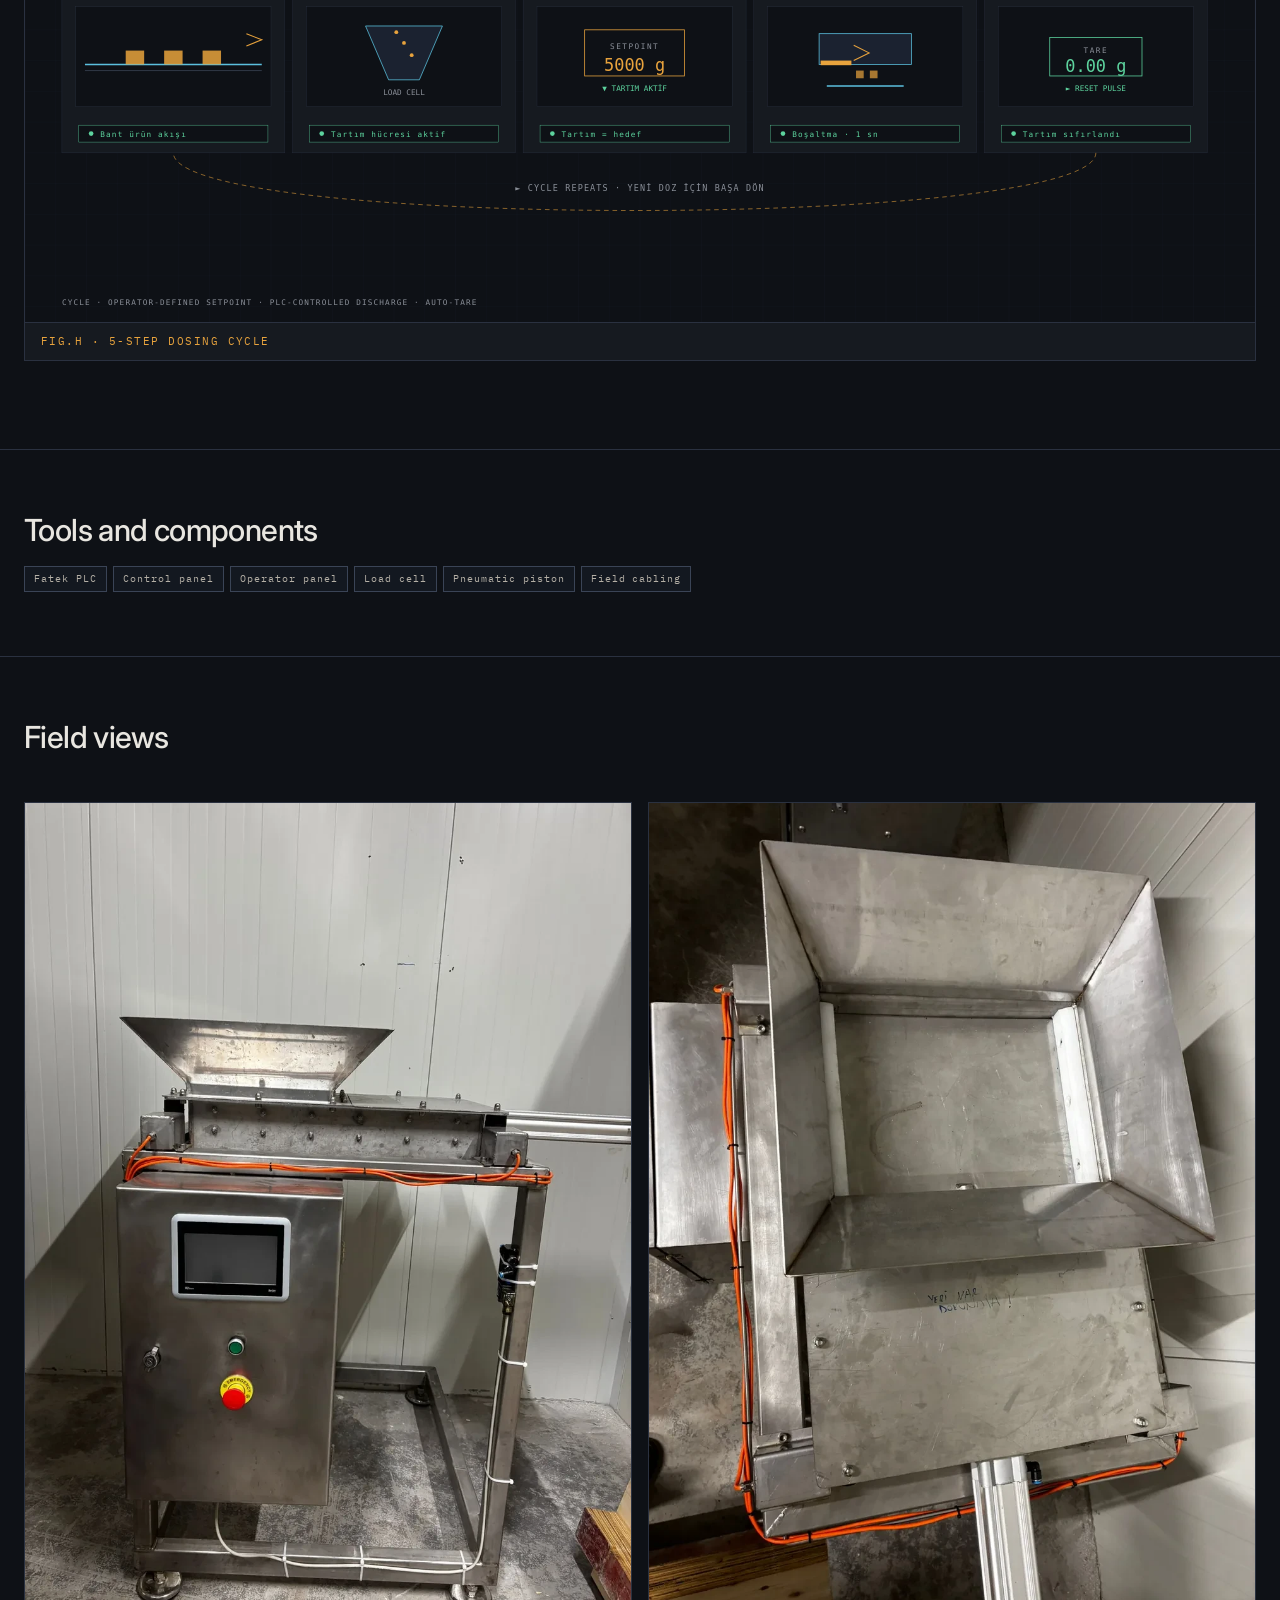
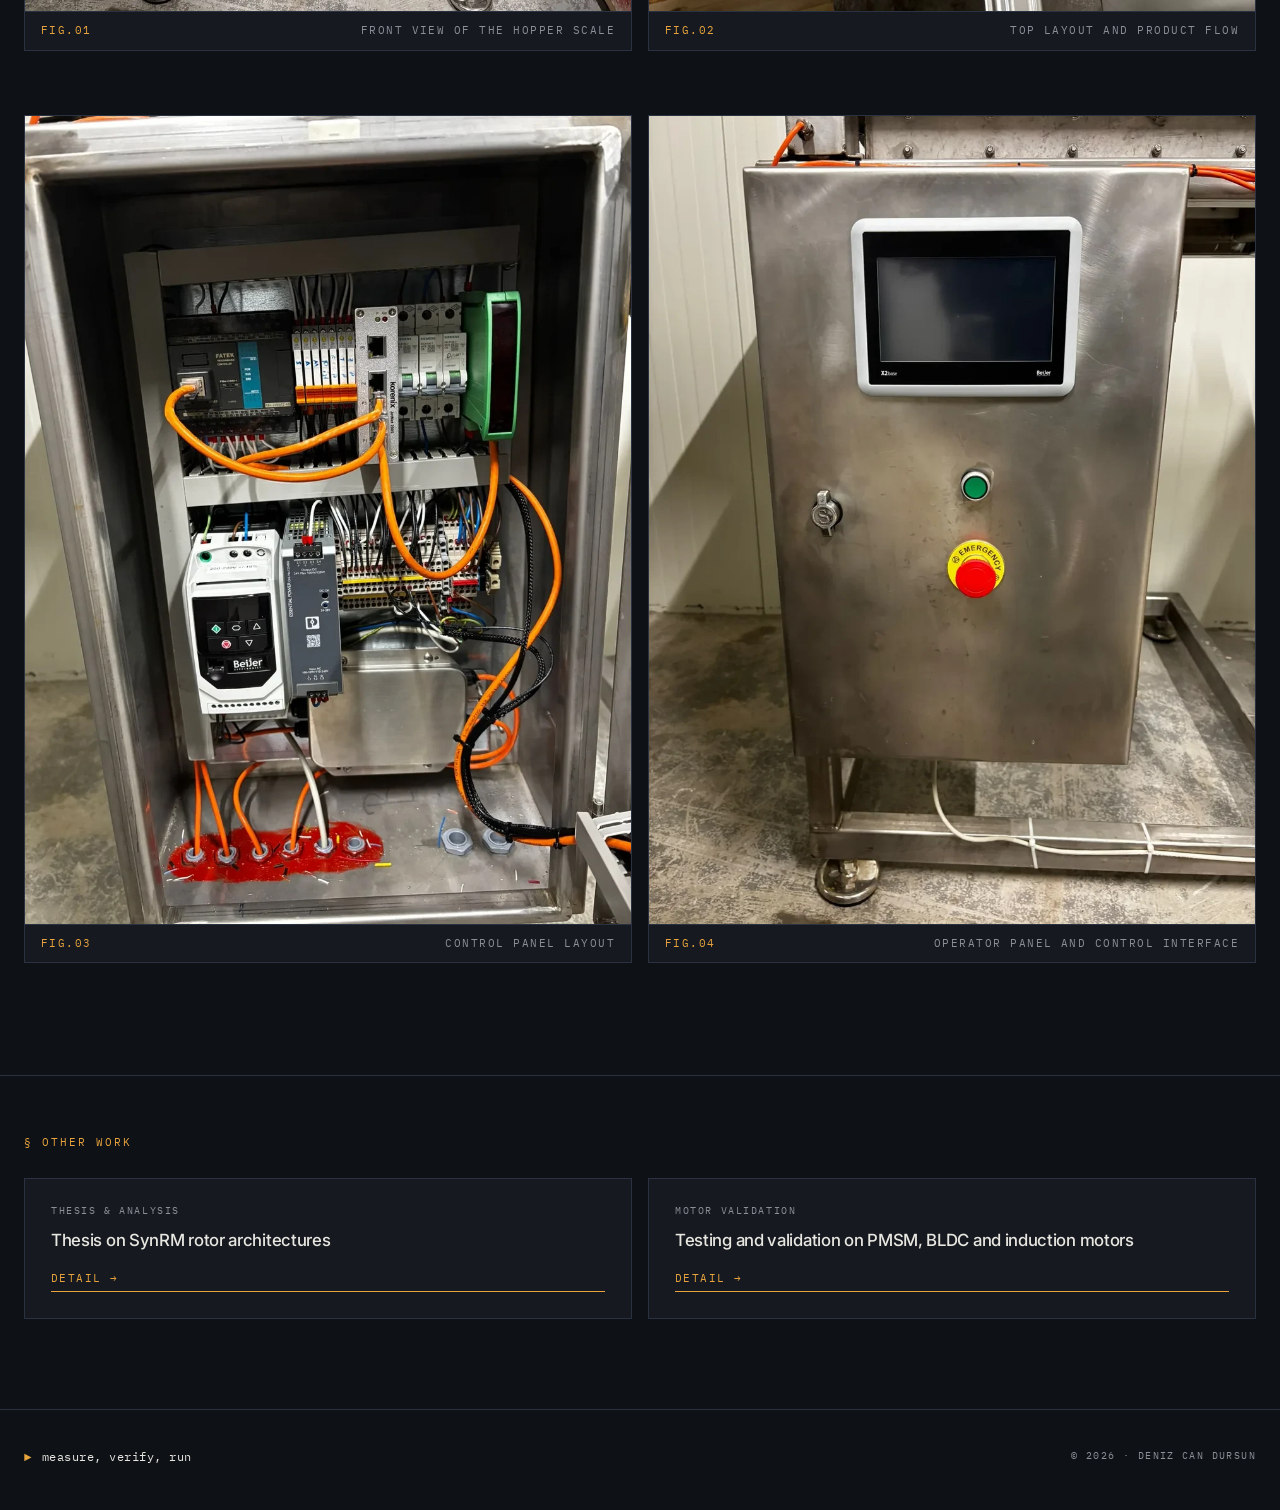
<file: en/projects/hopper-scale.html>
<!DOCTYPE html>
<html lang="en">
<head>
<meta charset="UTF-8" />
<meta name="viewport" content="width=device-width, initial-scale=1.0" />
<title>Hopper scale design and field integration · Deniz Can Dursun</title>
<meta name="description" content="PLC-controlled hopper scale automation, integrated into two production lines and actively used on the floor." />
<meta name="theme-color" content="#0E1116" />
<meta name="author" content="Deniz Can Dursun" />

<meta property="og:title" content="Hopper scale design and field integration · Deniz Can Dursun" />
<meta property="og:description" content="PLC-controlled hopper scale automation, integrated into two production lines and actively used on the floor." />
<meta property="og:type" content="article" />
<meta property="og:url" content="https://denizcandursun.github.io/en/projects/hopper-scale.html" />
<meta property="og:image" content="https://denizcandursun.github.io/assets/images/og/portfolio-cover.png" />
<meta property="og:locale" content="en_US" />

<meta name="twitter:card" content="summary_large_image" />
<meta name="twitter:title" content="Hopper scale design and field integration · Deniz Can Dursun" />
<meta name="twitter:description" content="PLC-controlled hopper scale automation, integrated into two production lines and actively used on the floor." />

<link rel="canonical" href="https://denizcandursun.github.io/en/projects/hopper-scale.html" />
<link rel="alternate" hreflang="tr" href="https://denizcandursun.github.io/projects/hopper-scale.html" />
<link rel="alternate" hreflang="en" href="https://denizcandursun.github.io/en/projects/hopper-scale.html" />
<link rel="alternate" hreflang="x-default" href="https://denizcandursun.github.io/projects/hopper-scale.html" />

<link rel="icon" type="image/svg+xml" href="../../assets/images/favicon.svg" />
<link rel="preconnect" href="https://fonts.googleapis.com" />
<link rel="preconnect" href="https://fonts.gstatic.com" crossorigin />
<link href="https://fonts.googleapis.com/css2?family=Inter:wght@400;500;600&family=IBM+Plex+Mono:wght@400;500&display=swap" rel="stylesheet" />
<link rel="stylesheet" href="../../assets/css/site.css" />
<script defer src="../../assets/js/site.js"></script>
</head>
<body data-page="project">

<a class="skip-link" href="#pageRoot">Skip to content</a>

<header class="topbar">
  <a class="brand" href="../index.html" aria-label="Deniz Can Dursun · Home">
    <span class="brand-mark" aria-hidden="true">D</span>
    <span class="brand-text">
      <span class="brand-name">Deniz Can Dursun</span>
      <span class="brand-role">M.Sc. Mechatronics · Maintenance &amp; Automation</span>
    </span>
  </a>
  <nav class="desktop-nav" aria-label="Primary navigation">
      <a class="nav-link" href="../index.html#home" data-section="home">Home</a>
      <a class="nav-link" href="../index.html#profile" data-section="profile">Profile</a>
      <a class="nav-link" href="../index.html#projects" data-section="projects">Projects</a>
      <a class="nav-link" href="../index.html#thesis" data-section="thesis">Thesis</a>
      <a class="nav-link" href="../index.html#experience" data-section="experience">Experience</a>
      <a class="nav-link" href="../index.html#toolkit" data-section="toolkit">Toolkit</a>
      <a class="nav-link" href="../index.html#contact" data-section="contact">Contact</a>
  </nav>
  <div class="topbar-actions">
    <span class="sys-status" aria-label="System status">Open to work</span>
    <a class="lang-toggle" href="../../projects/hopper-scale.html">TR</a>
    <button class="menu-toggle" id="menuToggle" type="button" aria-expanded="false" aria-controls="mobileDrawer" aria-label="Menu">
      <span></span><span></span><span></span>
    </button>
  </div>
</header>

<div class="mobile-drawer" id="mobileDrawer" data-open="false">
  <nav aria-label="Mobile navigation">
    <a class="nav-link" href="../index.html#home" data-section="home">Home</a>
    <a class="nav-link" href="../index.html#profile" data-section="profile">Profile</a>
    <a class="nav-link" href="../index.html#projects" data-section="projects">Projects</a>
    <a class="nav-link" href="../index.html#thesis" data-section="thesis">Thesis</a>
    <a class="nav-link" href="../index.html#experience" data-section="experience">Experience</a>
    <a class="nav-link" href="../index.html#toolkit" data-section="toolkit">Toolkit</a>
    <a class="nav-link" href="../index.html#contact" data-section="contact">Contact</a>
  </nav>
</div>

<main id="pageRoot">

  <section class="subpage-hero">
    <div class="container">
      <a class="subpage-back" href="../index.html">Back to home</a>
      <div class="subpage-meta">
        <span class="amber">Maintenance &amp; Automation · CASE/01</span>
      </div>
      <h1>Hopper scale design and field integration</h1>
      <p class="subpage-lead">The hopper scale solution was designed to fit two production lines together — mechanical structure, operator use, control panel, and PLC logic handled as a single field problem.</p>
      <div class="subpage-spec">
        <div class="readout"><span class="readout-label">CASE</span><span class="readout-value">/HOPPER-SCALE</span></div>
        <div class="readout"><span class="readout-label">Category</span><span class="readout-value">Maintenance & Auto.</span></div>
        <div class="readout"><span class="readout-label">PLC</span><span class="readout-value">Fatek</span></div>
        <div class="readout"><span class="readout-label">Status</span><span class="readout-value">Active in field</span></div>
      </div>
    </div>
  </section>

  <section class="content-section">
    <div class="container">
      <h2>Field solution</h2>
      <div class="content-prose">
        <p>The weighing process needed to become more controlled across two separate production lines and more manageable for the operator. The solution was set up not just as a mechanical assembly, but together with field use and control logic.</p>
        <p>The Fatek PLC, operator panel, field elements, and control panel were planned as a single system. Assembly, panel layout, operator access, and field connections progressed with the production flow in mind.</p>
      </div>
    </div>
  </section>

  <section class="content-section">
    <div class="container">
      <h2>Operating principle</h2>
      <div class="content-prose">
        <p>The system operates as a 5-step cycle: product falls from the conveyor into the hopper; the load cell weighs up to the operator-defined setpoint; when the target is reached, a piston opens the slide and the product discharges to the lower belt; when the slide closes, a millisecond-level reset signal is sent to the panel so tare is auto-cleared.</p>
      </div>
      <figure class="content-figure" style="margin-top: 24px;">
        <img src="../../assets/images/projects/hopper-working-principle.svg" alt="Schematic of the hopper scale 5-step operating principle" loading="lazy" />
        <figcaption><span class="id">FIG.H · 5-STEP DOSING CYCLE</span></figcaption>
      </figure>
    </div>
  </section>

  <section class="content-section">
    <div class="container">
      <h2>Tools and components</h2>
      <div class="project-tags" style="margin-top: 16px;">
        <span class="project-tag">Fatek PLC</span> <span class="project-tag">Control panel</span> <span class="project-tag">Operator panel</span> <span class="project-tag">Load cell</span> <span class="project-tag">Pneumatic piston</span> <span class="project-tag">Field cabling</span>
      </div>
    </div>
  </section>

  <section class="content-section">
    <div class="container">
      <h2>Field views</h2>
      <div class="figure-grid">
        <figure class="content-figure">
        <img src="../../assets/images/projects/hooper-front.webp" alt="Front view of the hopper scale" loading="lazy" />
        <figcaption><span class="id">FIG.01</span><span>Front view of the hopper scale</span></figcaption>
      </figure>
        <figure class="content-figure">
        <img src="../../assets/images/projects/hooper-top.webp" alt="Top layout and product flow" loading="lazy" />
        <figcaption><span class="id">FIG.02</span><span>Top layout and product flow</span></figcaption>
      </figure>
        <figure class="content-figure">
        <img src="../../assets/images/projects/hooper-control-panel.webp" alt="Control panel layout" loading="lazy" />
        <figcaption><span class="id">FIG.03</span><span>Control panel layout</span></figcaption>
      </figure>
        <figure class="content-figure">
        <img src="../../assets/images/projects/hooper-console.webp" alt="Operator panel and control interface" loading="lazy" />
        <figcaption><span class="id">FIG.04</span><span>Operator panel and control interface</span></figcaption>
      </figure>
      </div>
    </div>
  </section>

  <section class="subpage-foot">
    <div class="container">
      <div class="related-head">
        <span class="panel-tab-num">§ OTHER WORK</span>
      </div>
      <div class="related-grid">
        <a class="related-card" href="synrm-thesis-case-study.html">
        <div class="related-kicker">Thesis & Analysis</div>
        <h3>Thesis on SynRM rotor architectures</h3>
        <span class="related-cta">Detail →</span>
      </a>
        <a class="related-card" href="motor-testing-work.html">
        <div class="related-kicker">Motor validation</div>
        <h3>Testing and validation on PMSM, BLDC and induction motors</h3>
        <span class="related-cta">Detail →</span>
      </a>
      </div>
    </div>
  </section>

</main>

<footer class="site-footer">
  <div class="container">
    <div class="footer-grid">
      <p class="footer-motto">measure, verify, run</p>
      <p class="footer-meta">© 2026 · Deniz Can Dursun</p>
    </div>
  </div>
</footer>

<div class="toast" id="toast" role="status" aria-live="polite">Email address copied.</div>

</body>
</html>
</file>
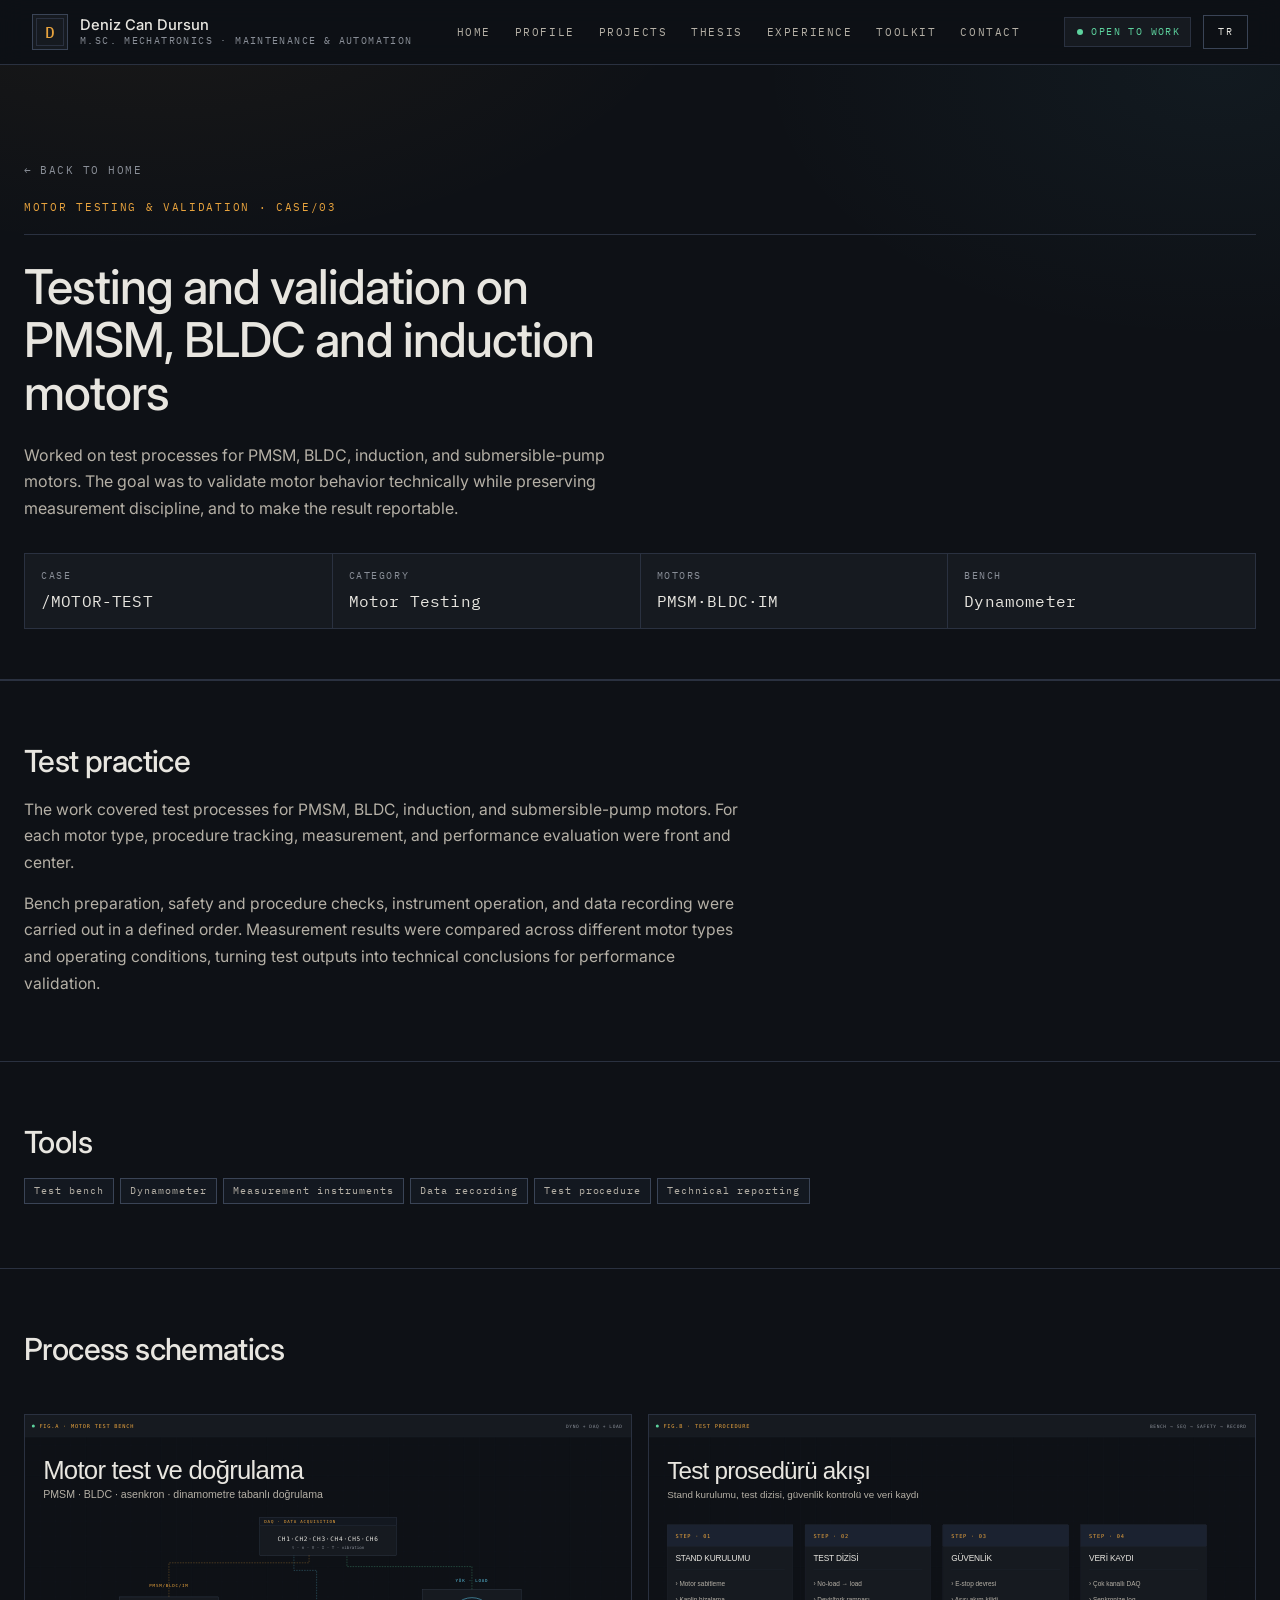
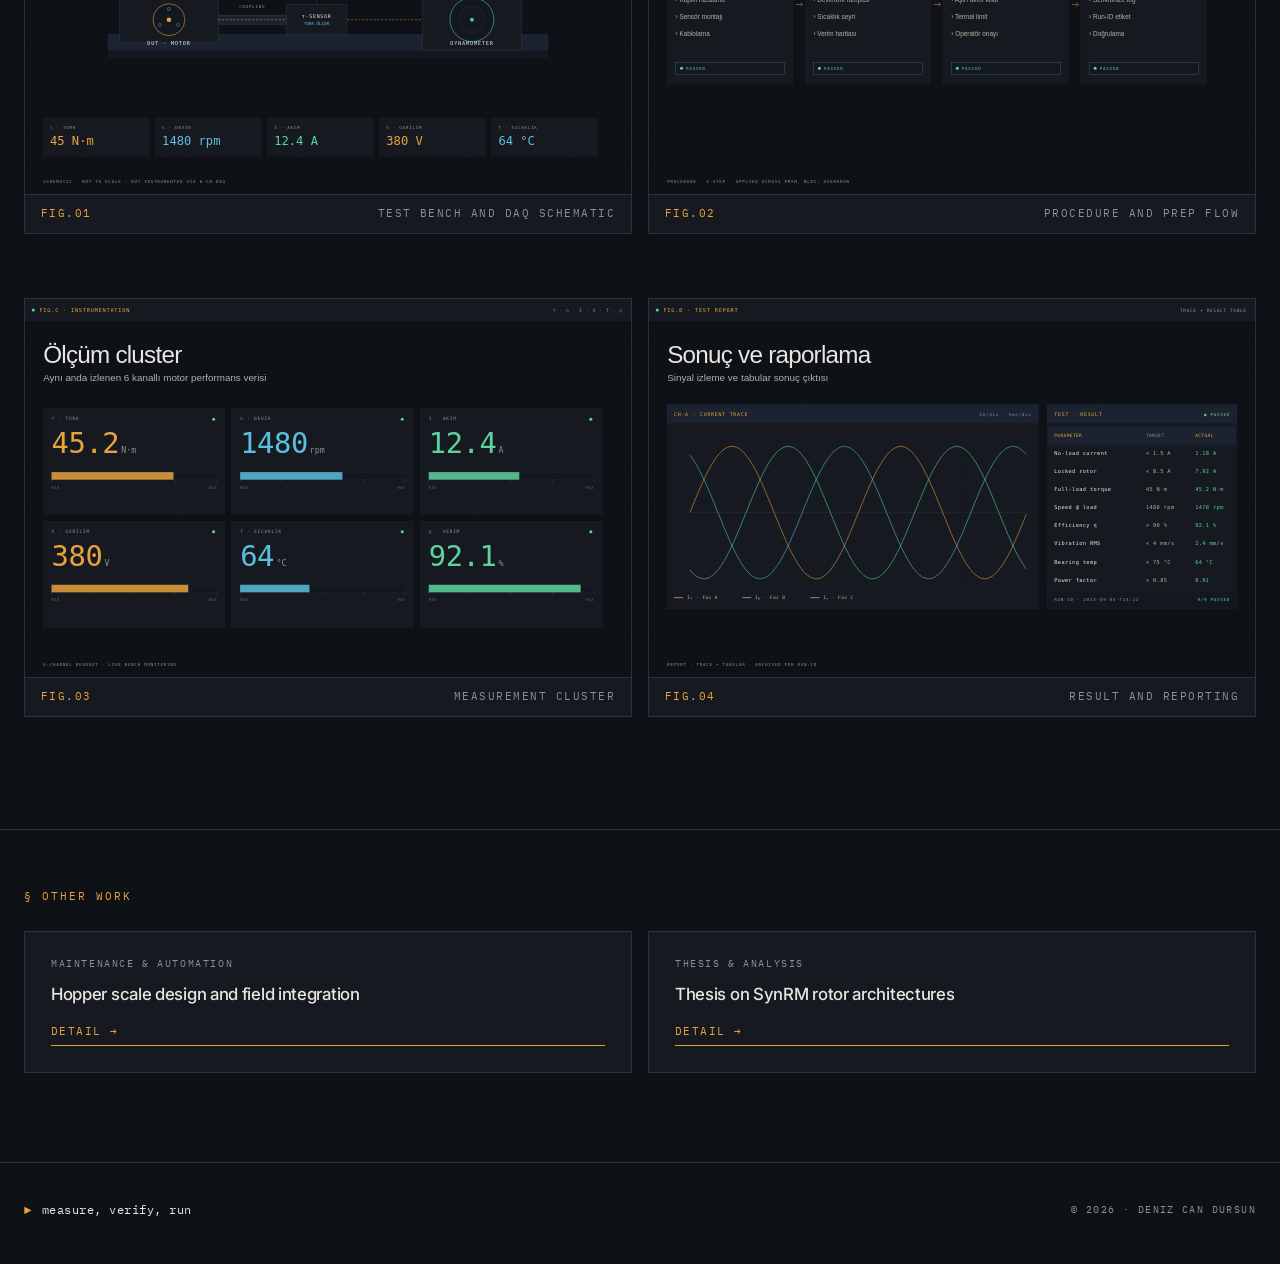
<file: en/projects/motor-testing-work.html>
<!DOCTYPE html>
<html lang="en">
<head>
<meta charset="UTF-8" />
<meta name="viewport" content="width=device-width, initial-scale=1.0" />
<title>Testing and validation on PMSM, BLDC and induction motors · Deniz Can Dursun</title>
<meta name="description" content="Motor validation experience covering test bench operation, procedure preparation, measurement, and performance interpretation." />
<meta name="theme-color" content="#0E1116" />
<meta name="author" content="Deniz Can Dursun" />

<meta property="og:title" content="Testing and validation on PMSM, BLDC and induction motors · Deniz Can Dursun" />
<meta property="og:description" content="Motor validation experience covering test bench operation, procedure preparation, measurement, and performance interpretation." />
<meta property="og:type" content="article" />
<meta property="og:url" content="https://denizcandursun.github.io/en/projects/motor-testing-work.html" />
<meta property="og:image" content="https://denizcandursun.github.io/assets/images/og/portfolio-cover.png" />
<meta property="og:locale" content="en_US" />

<meta name="twitter:card" content="summary_large_image" />
<meta name="twitter:title" content="Testing and validation on PMSM, BLDC and induction motors · Deniz Can Dursun" />
<meta name="twitter:description" content="Motor validation experience covering test bench operation, procedure preparation, measurement, and performance interpretation." />

<link rel="canonical" href="https://denizcandursun.github.io/en/projects/motor-testing-work.html" />
<link rel="alternate" hreflang="tr" href="https://denizcandursun.github.io/projects/motor-testing-work.html" />
<link rel="alternate" hreflang="en" href="https://denizcandursun.github.io/en/projects/motor-testing-work.html" />
<link rel="alternate" hreflang="x-default" href="https://denizcandursun.github.io/projects/motor-testing-work.html" />

<link rel="icon" type="image/svg+xml" href="../../assets/images/favicon.svg" />
<link rel="preconnect" href="https://fonts.googleapis.com" />
<link rel="preconnect" href="https://fonts.gstatic.com" crossorigin />
<link href="https://fonts.googleapis.com/css2?family=Inter:wght@400;500;600&family=IBM+Plex+Mono:wght@400;500&display=swap" rel="stylesheet" />
<link rel="stylesheet" href="../../assets/css/site.css" />
<script defer src="../../assets/js/site.js"></script>
</head>
<body data-page="project">

<a class="skip-link" href="#pageRoot">Skip to content</a>

<header class="topbar">
  <a class="brand" href="../index.html" aria-label="Deniz Can Dursun · Home">
    <span class="brand-mark" aria-hidden="true">D</span>
    <span class="brand-text">
      <span class="brand-name">Deniz Can Dursun</span>
      <span class="brand-role">M.Sc. Mechatronics · Maintenance &amp; Automation</span>
    </span>
  </a>
  <nav class="desktop-nav" aria-label="Primary navigation">
      <a class="nav-link" href="../index.html#home" data-section="home">Home</a>
      <a class="nav-link" href="../index.html#profile" data-section="profile">Profile</a>
      <a class="nav-link" href="../index.html#projects" data-section="projects">Projects</a>
      <a class="nav-link" href="../index.html#thesis" data-section="thesis">Thesis</a>
      <a class="nav-link" href="../index.html#experience" data-section="experience">Experience</a>
      <a class="nav-link" href="../index.html#toolkit" data-section="toolkit">Toolkit</a>
      <a class="nav-link" href="../index.html#contact" data-section="contact">Contact</a>
  </nav>
  <div class="topbar-actions">
    <span class="sys-status" aria-label="System status">Open to work</span>
    <a class="lang-toggle" href="../../projects/motor-testing-work.html">TR</a>
    <button class="menu-toggle" id="menuToggle" type="button" aria-expanded="false" aria-controls="mobileDrawer" aria-label="Menu">
      <span></span><span></span><span></span>
    </button>
  </div>
</header>

<div class="mobile-drawer" id="mobileDrawer" data-open="false">
  <nav aria-label="Mobile navigation">
    <a class="nav-link" href="../index.html#home" data-section="home">Home</a>
    <a class="nav-link" href="../index.html#profile" data-section="profile">Profile</a>
    <a class="nav-link" href="../index.html#projects" data-section="projects">Projects</a>
    <a class="nav-link" href="../index.html#thesis" data-section="thesis">Thesis</a>
    <a class="nav-link" href="../index.html#experience" data-section="experience">Experience</a>
    <a class="nav-link" href="../index.html#toolkit" data-section="toolkit">Toolkit</a>
    <a class="nav-link" href="../index.html#contact" data-section="contact">Contact</a>
  </nav>
</div>

<main id="pageRoot">

  <section class="subpage-hero">
    <div class="container">
      <a class="subpage-back" href="../index.html">Back to home</a>
      <div class="subpage-meta">
        <span class="amber">Motor Testing &amp; Validation · CASE/03</span>
      </div>
      <h1>Testing and validation on PMSM, BLDC and induction motors</h1>
      <p class="subpage-lead">Worked on test processes for PMSM, BLDC, induction, and submersible-pump motors. The goal was to validate motor behavior technically while preserving measurement discipline, and to make the result reportable.</p>
      <div class="subpage-spec">
        <div class="readout"><span class="readout-label">CASE</span><span class="readout-value">/MOTOR-TEST</span></div>
        <div class="readout"><span class="readout-label">Category</span><span class="readout-value">Motor Testing</span></div>
        <div class="readout"><span class="readout-label">Motors</span><span class="readout-value">PMSM·BLDC·IM</span></div>
        <div class="readout"><span class="readout-label">Bench</span><span class="readout-value">Dynamometer</span></div>
      </div>
    </div>
  </section>

  <section class="content-section">
    <div class="container">
      <h2>Test practice</h2>
      <div class="content-prose">
        <p>The work covered test processes for PMSM, BLDC, induction, and submersible-pump motors. For each motor type, procedure tracking, measurement, and performance evaluation were front and center.</p>
        <p>Bench preparation, safety and procedure checks, instrument operation, and data recording were carried out in a defined order. Measurement results were compared across different motor types and operating conditions, turning test outputs into technical conclusions for performance validation.</p>
      </div>
    </div>
  </section>

  <section class="content-section">
    <div class="container">
      <h2>Tools</h2>
      <div class="project-tags" style="margin-top: 16px;">
        <span class="project-tag">Test bench</span> <span class="project-tag">Dynamometer</span> <span class="project-tag">Measurement instruments</span> <span class="project-tag">Data recording</span> <span class="project-tag">Test procedure</span> <span class="project-tag">Technical reporting</span>
      </div>
    </div>
  </section>

  <section class="content-section">
    <div class="container">
      <h2>Process schematics</h2>
      <div class="figure-grid">
        <figure class="content-figure">
        <img src="../../assets/images/projects/motor-testing-hero.svg" alt="Test bench and DAQ schematic" loading="lazy" />
        <figcaption><span class="id">FIG.01</span><span>Test bench and DAQ schematic</span></figcaption>
      </figure>
        <figure class="content-figure">
        <img src="../../assets/images/projects/motor-testing-procedure.svg" alt="Procedure and prep flow" loading="lazy" />
        <figcaption><span class="id">FIG.02</span><span>Procedure and prep flow</span></figcaption>
      </figure>
        <figure class="content-figure">
        <img src="../../assets/images/projects/motor-testing-measurement.svg" alt="Measurement cluster" loading="lazy" />
        <figcaption><span class="id">FIG.03</span><span>Measurement cluster</span></figcaption>
      </figure>
        <figure class="content-figure">
        <img src="../../assets/images/projects/motor-testing-reporting.svg" alt="Result and reporting" loading="lazy" />
        <figcaption><span class="id">FIG.04</span><span>Result and reporting</span></figcaption>
      </figure>
      </div>
    </div>
  </section>

  <section class="subpage-foot">
    <div class="container">
      <div class="related-head">
        <span class="panel-tab-num">§ OTHER WORK</span>
      </div>
      <div class="related-grid">
        <a class="related-card" href="hopper-scale.html">
        <div class="related-kicker">Maintenance & Automation</div>
        <h3>Hopper scale design and field integration</h3>
        <span class="related-cta">Detail →</span>
      </a>
        <a class="related-card" href="synrm-thesis-case-study.html">
        <div class="related-kicker">Thesis & Analysis</div>
        <h3>Thesis on SynRM rotor architectures</h3>
        <span class="related-cta">Detail →</span>
      </a>
      </div>
    </div>
  </section>

</main>

<footer class="site-footer">
  <div class="container">
    <div class="footer-grid">
      <p class="footer-motto">measure, verify, run</p>
      <p class="footer-meta">© 2026 · Deniz Can Dursun</p>
    </div>
  </div>
</footer>

<div class="toast" id="toast" role="status" aria-live="polite">Email address copied.</div>

</body>
</html>
</file>
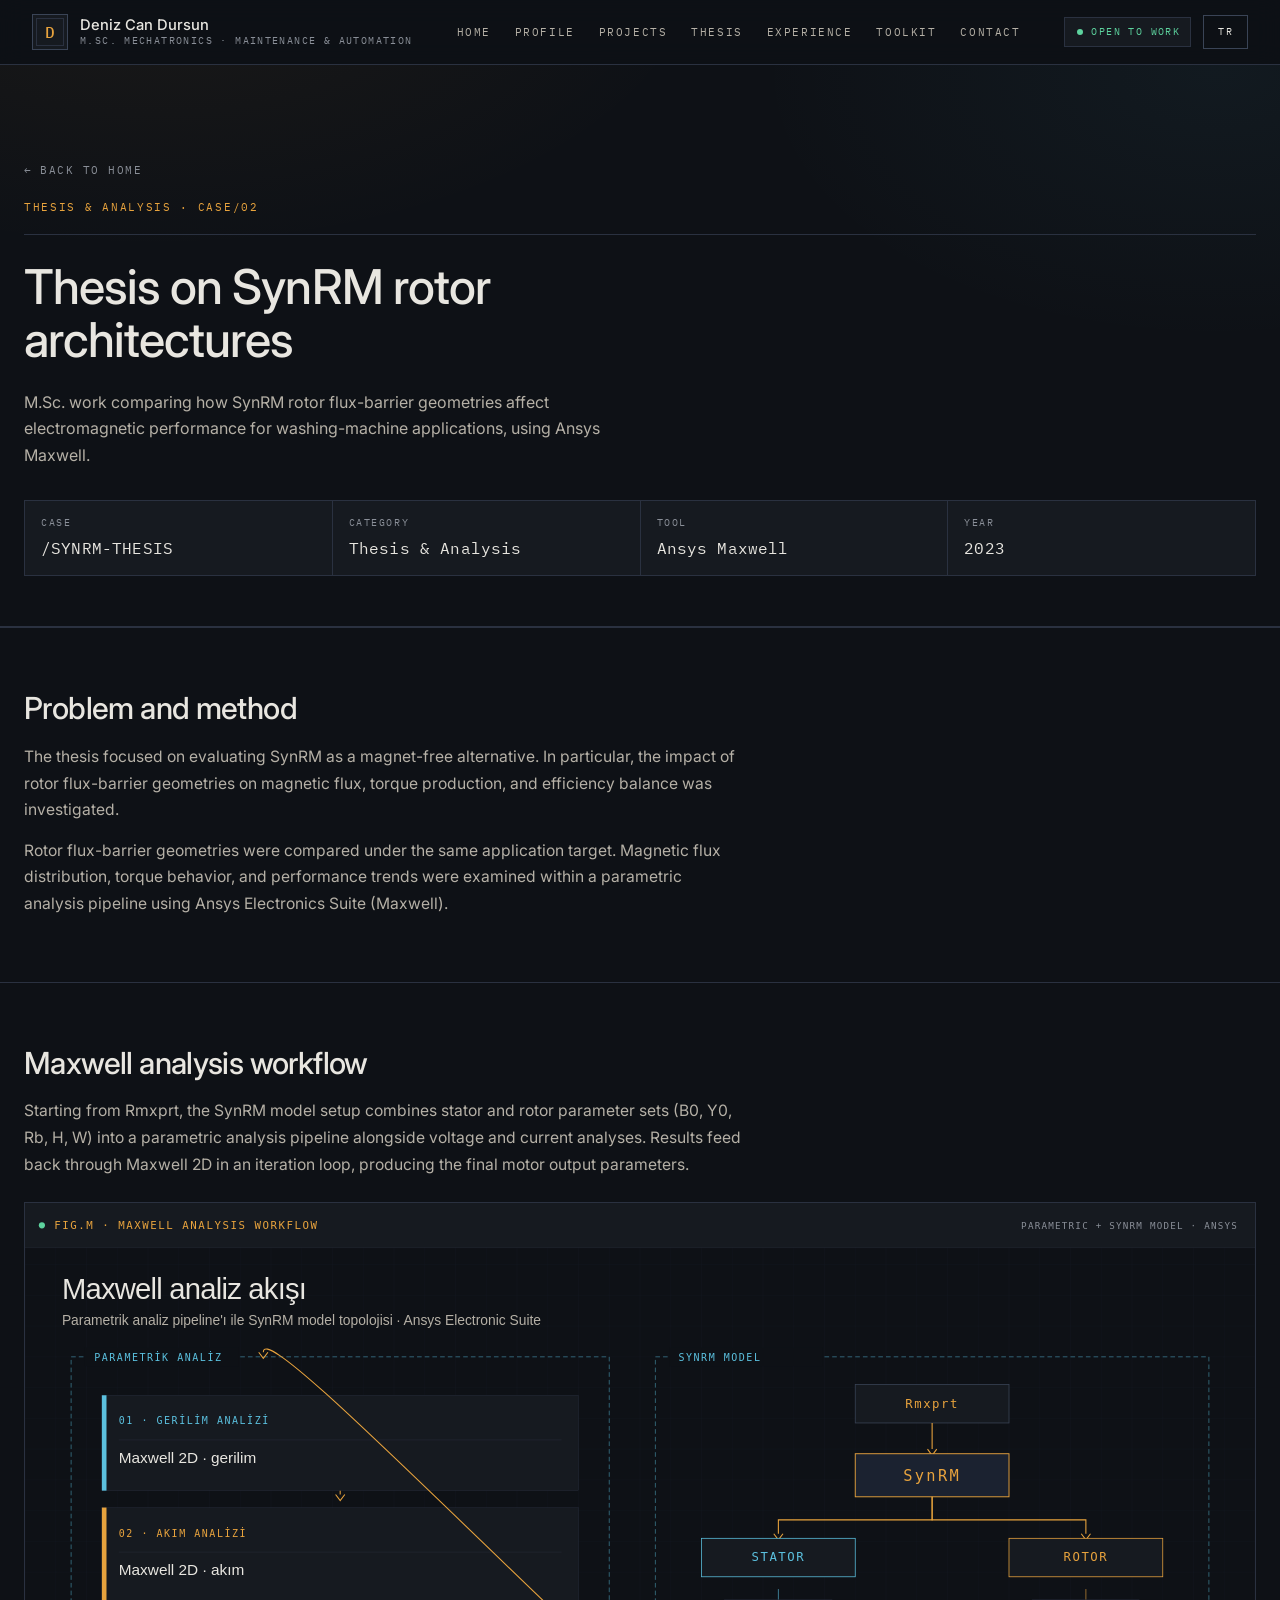
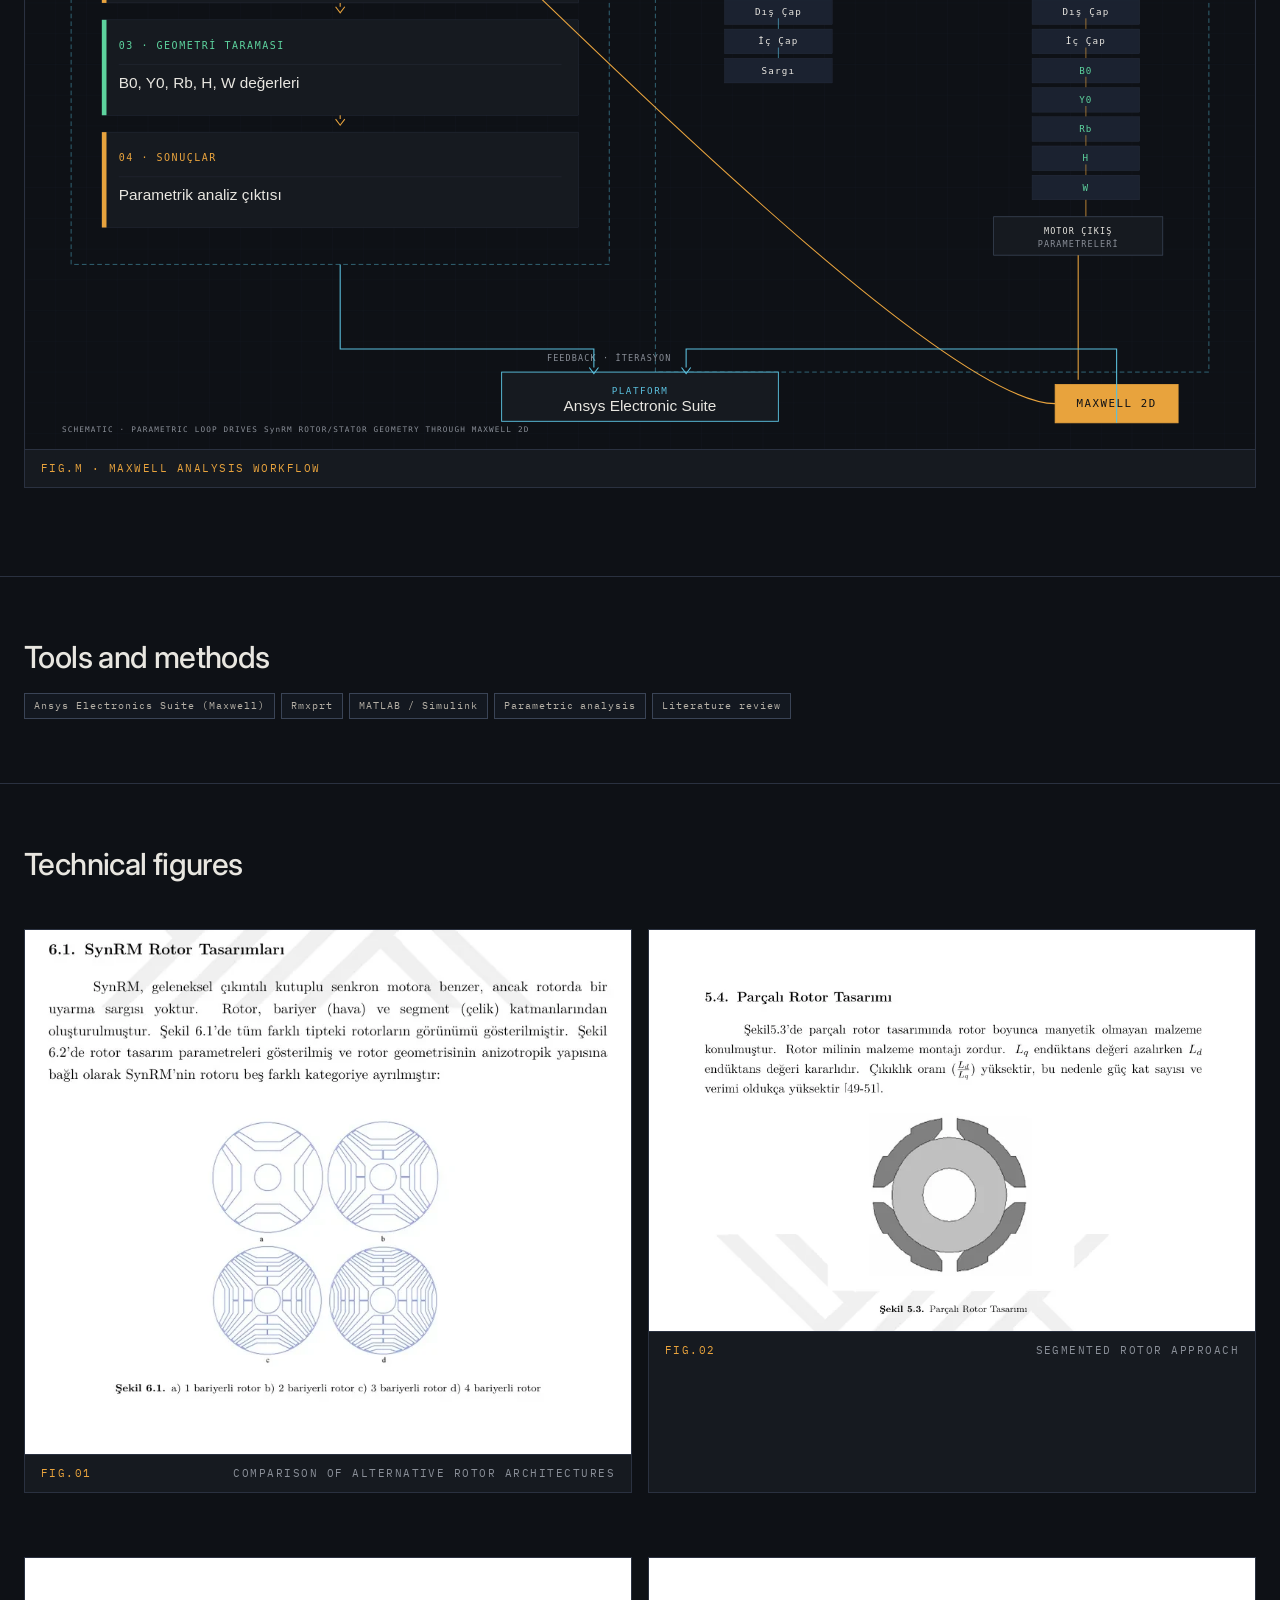
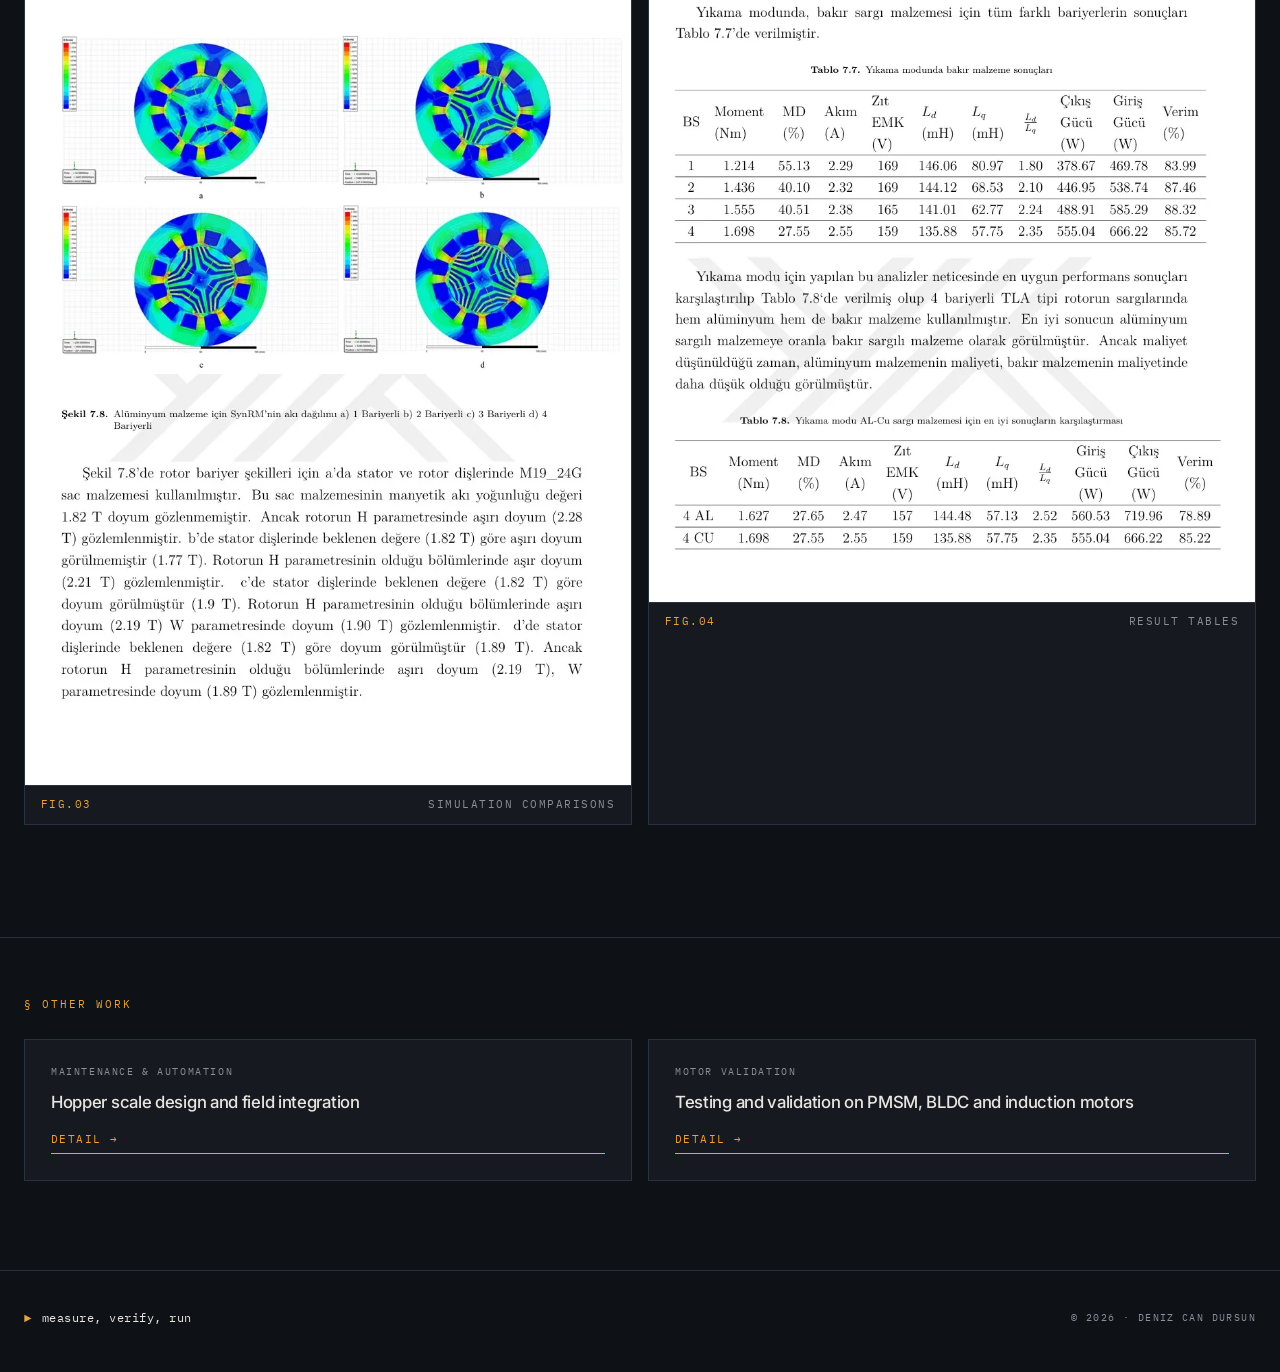
<file: en/projects/synrm-thesis-case-study.html>
<!DOCTYPE html>
<html lang="en">
<head>
<meta charset="UTF-8" />
<meta name="viewport" content="width=device-width, initial-scale=1.0" />
<title>Thesis on SynRM rotor architectures · Deniz Can Dursun</title>
<meta name="description" content="M.Sc. study comparing how SynRM rotor flux-barrier geometries affect electromagnetic performance for washing-machine applications." />
<meta name="theme-color" content="#0E1116" />
<meta name="author" content="Deniz Can Dursun" />

<meta property="og:title" content="Thesis on SynRM rotor architectures · Deniz Can Dursun" />
<meta property="og:description" content="M.Sc. study comparing how SynRM rotor flux-barrier geometries affect electromagnetic performance for washing-machine applications." />
<meta property="og:type" content="article" />
<meta property="og:url" content="https://denizcandursun.github.io/en/projects/synrm-thesis-case-study.html" />
<meta property="og:image" content="https://denizcandursun.github.io/assets/images/og/portfolio-cover.png" />
<meta property="og:locale" content="en_US" />

<meta name="twitter:card" content="summary_large_image" />
<meta name="twitter:title" content="Thesis on SynRM rotor architectures · Deniz Can Dursun" />
<meta name="twitter:description" content="M.Sc. study comparing how SynRM rotor flux-barrier geometries affect electromagnetic performance for washing-machine applications." />

<link rel="canonical" href="https://denizcandursun.github.io/en/projects/synrm-thesis-case-study.html" />
<link rel="alternate" hreflang="tr" href="https://denizcandursun.github.io/projects/synrm-thesis-case-study.html" />
<link rel="alternate" hreflang="en" href="https://denizcandursun.github.io/en/projects/synrm-thesis-case-study.html" />
<link rel="alternate" hreflang="x-default" href="https://denizcandursun.github.io/projects/synrm-thesis-case-study.html" />

<link rel="icon" type="image/svg+xml" href="../../assets/images/favicon.svg" />
<link rel="preconnect" href="https://fonts.googleapis.com" />
<link rel="preconnect" href="https://fonts.gstatic.com" crossorigin />
<link href="https://fonts.googleapis.com/css2?family=Inter:wght@400;500;600&family=IBM+Plex+Mono:wght@400;500&display=swap" rel="stylesheet" />
<link rel="stylesheet" href="../../assets/css/site.css" />
<script defer src="../../assets/js/site.js"></script>
</head>
<body data-page="project">

<a class="skip-link" href="#pageRoot">Skip to content</a>

<header class="topbar">
  <a class="brand" href="../index.html" aria-label="Deniz Can Dursun · Home">
    <span class="brand-mark" aria-hidden="true">D</span>
    <span class="brand-text">
      <span class="brand-name">Deniz Can Dursun</span>
      <span class="brand-role">M.Sc. Mechatronics · Maintenance &amp; Automation</span>
    </span>
  </a>
  <nav class="desktop-nav" aria-label="Primary navigation">
      <a class="nav-link" href="../index.html#home" data-section="home">Home</a>
      <a class="nav-link" href="../index.html#profile" data-section="profile">Profile</a>
      <a class="nav-link" href="../index.html#projects" data-section="projects">Projects</a>
      <a class="nav-link" href="../index.html#thesis" data-section="thesis">Thesis</a>
      <a class="nav-link" href="../index.html#experience" data-section="experience">Experience</a>
      <a class="nav-link" href="../index.html#toolkit" data-section="toolkit">Toolkit</a>
      <a class="nav-link" href="../index.html#contact" data-section="contact">Contact</a>
  </nav>
  <div class="topbar-actions">
    <span class="sys-status" aria-label="System status">Open to work</span>
    <a class="lang-toggle" href="../../projects/synrm-thesis-case-study.html">TR</a>
    <button class="menu-toggle" id="menuToggle" type="button" aria-expanded="false" aria-controls="mobileDrawer" aria-label="Menu">
      <span></span><span></span><span></span>
    </button>
  </div>
</header>

<div class="mobile-drawer" id="mobileDrawer" data-open="false">
  <nav aria-label="Mobile navigation">
    <a class="nav-link" href="../index.html#home" data-section="home">Home</a>
    <a class="nav-link" href="../index.html#profile" data-section="profile">Profile</a>
    <a class="nav-link" href="../index.html#projects" data-section="projects">Projects</a>
    <a class="nav-link" href="../index.html#thesis" data-section="thesis">Thesis</a>
    <a class="nav-link" href="../index.html#experience" data-section="experience">Experience</a>
    <a class="nav-link" href="../index.html#toolkit" data-section="toolkit">Toolkit</a>
    <a class="nav-link" href="../index.html#contact" data-section="contact">Contact</a>
  </nav>
</div>

<main id="pageRoot">

  <section class="subpage-hero">
    <div class="container">
      <a class="subpage-back" href="../index.html">Back to home</a>
      <div class="subpage-meta">
        <span class="amber">Thesis &amp; Analysis · CASE/02</span>
      </div>
      <h1>Thesis on SynRM rotor architectures</h1>
      <p class="subpage-lead">M.Sc. work comparing how SynRM rotor flux-barrier geometries affect electromagnetic performance for washing-machine applications, using Ansys Maxwell.</p>
      <div class="subpage-spec">
        <div class="readout"><span class="readout-label">CASE</span><span class="readout-value">/SYNRM-THESIS</span></div>
        <div class="readout"><span class="readout-label">Category</span><span class="readout-value">Thesis & Analysis</span></div>
        <div class="readout"><span class="readout-label">Tool</span><span class="readout-value">Ansys Maxwell</span></div>
        <div class="readout"><span class="readout-label">Year</span><span class="readout-value">2023</span></div>
      </div>
    </div>
  </section>

  <section class="content-section">
    <div class="container">
      <h2>Problem and method</h2>
      <div class="content-prose">
        <p>The thesis focused on evaluating SynRM as a magnet-free alternative. In particular, the impact of rotor flux-barrier geometries on magnetic flux, torque production, and efficiency balance was investigated.</p>
        <p>Rotor flux-barrier geometries were compared under the same application target. Magnetic flux distribution, torque behavior, and performance trends were examined within a parametric analysis pipeline using Ansys Electronics Suite (Maxwell).</p>
      </div>
    </div>
  </section>

  <section class="content-section">
    <div class="container">
      <h2>Maxwell analysis workflow</h2>
      <div class="content-prose">
        <p>Starting from Rmxprt, the SynRM model setup combines stator and rotor parameter sets (B0, Y0, Rb, H, W) into a parametric analysis pipeline alongside voltage and current analyses. Results feed back through Maxwell 2D in an iteration loop, producing the final motor output parameters.</p>
      </div>
      <figure class="content-figure" style="margin-top: 24px;">
        <img src="../../assets/images/projects/maxwell-flow.svg" alt="Maxwell parametric analysis and SynRM model workflow diagram" loading="lazy" />
        <figcaption><span class="id">FIG.M · MAXWELL ANALYSIS WORKFLOW</span></figcaption>
      </figure>
    </div>
  </section>

  <section class="content-section">
    <div class="container">
      <h2>Tools and methods</h2>
      <div class="project-tags" style="margin-top: 16px;">
        <span class="project-tag">Ansys Electronics Suite (Maxwell)</span> <span class="project-tag">Rmxprt</span> <span class="project-tag">MATLAB / Simulink</span> <span class="project-tag">Parametric analysis</span> <span class="project-tag">Literature review</span>
      </div>
    </div>
  </section>

  <section class="content-section">
    <div class="container">
      <h2>Technical figures</h2>
      <div class="figure-grid">
        <figure class="content-figure">
        <img src="../../assets/images/projects/thesis-rotor-architectures.webp" alt="Comparison of alternative rotor architectures" loading="lazy" />
        <figcaption><span class="id">FIG.01</span><span>Comparison of alternative rotor architectures</span></figcaption>
      </figure>
        <figure class="content-figure">
        <img src="../../assets/images/projects/thesis-segmented-rotor.webp" alt="Segmented rotor approach" loading="lazy" />
        <figcaption><span class="id">FIG.02</span><span>Segmented rotor approach</span></figcaption>
      </figure>
        <figure class="content-figure">
        <img src="../../assets/images/projects/thesis-simulation-set-a.webp" alt="Simulation comparisons" loading="lazy" />
        <figcaption><span class="id">FIG.03</span><span>Simulation comparisons</span></figcaption>
      </figure>
        <figure class="content-figure">
        <img src="../../assets/images/projects/thesis-results-table.webp" alt="Result tables" loading="lazy" />
        <figcaption><span class="id">FIG.04</span><span>Result tables</span></figcaption>
      </figure>
      </div>
    </div>
  </section>

  <section class="subpage-foot">
    <div class="container">
      <div class="related-head">
        <span class="panel-tab-num">§ OTHER WORK</span>
      </div>
      <div class="related-grid">
        <a class="related-card" href="hopper-scale.html">
        <div class="related-kicker">Maintenance & Automation</div>
        <h3>Hopper scale design and field integration</h3>
        <span class="related-cta">Detail →</span>
      </a>
        <a class="related-card" href="motor-testing-work.html">
        <div class="related-kicker">Motor validation</div>
        <h3>Testing and validation on PMSM, BLDC and induction motors</h3>
        <span class="related-cta">Detail →</span>
      </a>
      </div>
    </div>
  </section>

</main>

<footer class="site-footer">
  <div class="container">
    <div class="footer-grid">
      <p class="footer-motto">measure, verify, run</p>
      <p class="footer-meta">© 2026 · Deniz Can Dursun</p>
    </div>
  </div>
</footer>

<div class="toast" id="toast" role="status" aria-live="polite">Email address copied.</div>

</body>
</html>
</file>
<file: assets/css/site.css>
/* =====================================================================
   Deniz Can Dursun · Portfolio V7
   Design language: HMI / Industrial Console (dark)
   Identity: control panel + datasheet + technical drawing fingerprint
   Color: deep charcoal + safety amber + process cyan + status green
   ===================================================================== */

:root {
  /* HMI surfaces */
  --bg: #0E1116;
  --bg-2: #131820;
  --surface: #161A20;
  --surface-2: #1B2230;
  --surface-3: #20283A;
  --rule: #2A3140;
  --rule-strong: #3A4456;
  --grid: #1B2230;

  /* Text */
  --text: #E8E6E0;
  --text-2: #B5B0A6;
  --muted: #8A8F98;
  --dim: #5A5F68;

  /* Accents (HMI semantic) */
  --amber: #E8A33D;
  --amber-soft: rgba(232, 163, 61, 0.12);
  --amber-hover: #F4B454;
  --green: #5DD39E;
  --green-soft: rgba(93, 211, 158, 0.12);
  --cyan: #5BC0DE;
  --cyan-soft: rgba(91, 192, 222, 0.10);
  --red: #E24B4A;

  /* Type */
  --font-sans: "Inter", system-ui, -apple-system, "Segoe UI", sans-serif;
  --font-mono: "IBM Plex Mono", "JetBrains Mono", "SF Mono", Menlo, monospace;
  --font-display: "Inter", system-ui, sans-serif;

  /* Layout */
  --container: min(1280px, calc(100vw - 48px));
  --container-narrow: min(960px, calc(100vw - 48px));
  --transition: 200ms cubic-bezier(0.2, 0.7, 0.2, 1);
  --t-slow: 380ms cubic-bezier(0.2, 0.7, 0.2, 1);

  /* Effects */
  --shadow-md: 0 8px 24px -10px rgba(0, 0, 0, 0.5);
  --shadow-lg: 0 24px 60px -20px rgba(0, 0, 0, 0.65);
  --glow-amber: 0 0 20px -5px rgba(232, 163, 61, 0.45);
  --glow-green: 0 0 14px -3px rgba(93, 211, 158, 0.5);
}

/* ---------- reset / base ---------- */
*, *::before, *::after { box-sizing: border-box; }
html { scroll-behavior: smooth; -webkit-text-size-adjust: 100%; }
@media (prefers-reduced-motion: reduce) {
  html { scroll-behavior: auto; }
  *, *::before, *::after {
    animation-duration: 0.01ms !important;
    animation-iteration-count: 1 !important;
    transition-duration: 0.01ms !important;
  }
}

body {
  margin: 0;
  min-height: 100vh;
  background: var(--bg);
  color: var(--text);
  font-family: var(--font-sans);
  font-size: 16px;
  line-height: 1.65;
  -webkit-font-smoothing: antialiased;
  text-rendering: optimizeLegibility;
  overflow-x: hidden;

  /* Subtle HMI grid background — auto-adjusts to viewport */
  background-image:
    linear-gradient(var(--grid) 0.5px, transparent 0.5px),
    linear-gradient(90deg, var(--grid) 0.5px, transparent 0.5px),
    radial-gradient(ellipse 80% 60% at 12% -5%, rgba(232, 163, 61, 0.06), transparent 55%),
    radial-gradient(ellipse 60% 50% at 95% 8%, rgba(91, 192, 222, 0.05), transparent 60%);
  background-size: 32px 32px, 32px 32px, 100% 100%, 100% 100%;
  background-attachment: fixed;
}

body.menu-open { overflow: hidden; }

img, svg { display: block; max-width: 100%; }
a { color: inherit; text-decoration: none; }
button, input, textarea, select { font: inherit; color: inherit; }
button { cursor: pointer; background: none; border: 0; padding: 0; }

a:focus-visible,
button:focus-visible {
  outline: 2px solid var(--amber);
  outline-offset: 3px;
  border-radius: 2px;
}

::selection { background: var(--amber); color: var(--bg); }

.skip-link {
  position: absolute;
  left: -9999px;
  top: auto;
  width: 1px; height: 1px;
  overflow: hidden;
}
.skip-link:focus {
  left: 16px; top: 16px; width: auto; height: auto;
  padding: 10px 16px;
  background: var(--amber);
  color: var(--bg);
  font-family: var(--font-mono);
  font-size: 0.7rem;
  letter-spacing: 0.16em;
  text-transform: uppercase;
  z-index: 200;
}

/* ---------- typography ---------- */
h1, h2, h3, h4 {
  font-family: var(--font-display);
  font-weight: 500;
  letter-spacing: -0.018em;
  line-height: 1.1;
  color: var(--text);
  margin: 0;
}

h1 { font-size: clamp(2.4rem, 5.2vw, 4.2rem); letter-spacing: -0.025em; }
h2 { font-size: clamp(1.8rem, 3.5vw, 2.7rem); letter-spacing: -0.02em; }
h3 { font-size: clamp(1.15rem, 1.7vw, 1.45rem); }

p { margin: 0; }

.lead {
  font-size: clamp(1rem, 1.15vw, 1.1rem);
  color: var(--text-2);
  max-width: 60ch;
  line-height: 1.65;
}

.mono {
  font-family: var(--font-mono);
  font-size: 0.7rem;
  text-transform: uppercase;
  letter-spacing: 0.16em;
  font-weight: 400;
  color: var(--muted);
}

.eyebrow {
  display: inline-flex;
  align-items: center;
  gap: 10px;
  font-family: var(--font-mono);
  font-size: 0.7rem;
  text-transform: uppercase;
  letter-spacing: 0.16em;
  color: var(--amber);
  font-weight: 500;
}
.eyebrow::before {
  content: "";
  display: inline-block;
  width: 7px; height: 7px;
  border-radius: 50%;
  background: var(--amber);
  box-shadow: var(--glow-amber);
}

.amber { color: var(--amber); }
.cyan { color: var(--cyan); }
.green { color: var(--green); }

/* HMI equation signature — minimal single-line caption, like Ali's site */
.signature {
  font-family: var(--font-mono);
  font-size: 0.75rem;
  color: var(--muted);
  letter-spacing: 0.01em;
  display: block;
  white-space: nowrap;
  overflow-x: auto;
  overflow-y: hidden;
  scrollbar-width: thin;
  scrollbar-color: var(--rule-strong) transparent;
  padding-bottom: 2px;
}
.signature::-webkit-scrollbar { height: 2px; }
.signature::-webkit-scrollbar-track { background: transparent; }
.signature::-webkit-scrollbar-thumb { background: var(--rule-strong); }
.signature .eq {
  color: var(--text);
}
.signature .term { color: var(--cyan); }
.signature .dash { color: var(--dim); margin: 0 6px; }

/* ---------- topbar ---------- */
.topbar {
  position: sticky;
  top: 0;
  z-index: 80;
  display: flex;
  align-items: center;
  justify-content: space-between;
  gap: 24px;
  padding: 14px clamp(20px, 3vw, 32px);
  background: rgba(14, 17, 22, 0.85);
  backdrop-filter: blur(12px);
  -webkit-backdrop-filter: blur(12px);
  border-bottom: 0.5px solid var(--rule);
}

.brand {
  display: flex;
  align-items: center;
  gap: 12px;
  min-width: 0;
}
.brand-mark {
  width: 36px; height: 36px;
  display: grid;
  place-items: center;
  background: var(--surface);
  border: 0.5px solid var(--rule-strong);
  font-family: var(--font-mono);
  font-size: 1rem;
  font-weight: 500;
  color: var(--amber);
  letter-spacing: 0;
  position: relative;
}
.brand-mark::after {
  content: "";
  position: absolute;
  inset: 3px;
  border: 0.5px solid var(--rule);
  pointer-events: none;
}
.brand-text { display: grid; min-width: 0; line-height: 1.1; }
.brand-name {
  font-family: var(--font-sans);
  font-weight: 500;
  font-size: 0.92rem;
  color: var(--text);
  white-space: nowrap;
  overflow: hidden;
  text-overflow: ellipsis;
}
.brand-role {
  font-family: var(--font-mono);
  font-size: 0.62rem;
  text-transform: uppercase;
  letter-spacing: 0.14em;
  color: var(--muted);
  margin-top: 3px;
  white-space: nowrap;
  overflow: hidden;
  text-overflow: ellipsis;
}

.desktop-nav {
  display: flex;
  align-items: center;
  gap: 24px;
}
.nav-link {
  font-family: var(--font-mono);
  font-size: 0.7rem;
  text-transform: uppercase;
  letter-spacing: 0.14em;
  color: var(--text-2);
  position: relative;
  padding: 6px 0;
  transition: color var(--transition);
}
.nav-link::after {
  content: "";
  position: absolute;
  left: 0; right: 100%;
  bottom: -2px;
  height: 1px;
  background: var(--amber);
  transition: right var(--transition);
}
.nav-link:hover,
.nav-link.is-active { color: var(--amber); }
.nav-link.is-active::after,
.nav-link:hover::after { right: 0; }

.topbar-actions {
  display: flex;
  align-items: center;
  gap: 12px;
}
.sys-status {
  display: inline-flex;
  align-items: center;
  gap: 8px;
  padding: 6px 10px 6px 12px;
  background: var(--surface);
  border: 0.5px solid var(--rule);
  font-family: var(--font-mono);
  font-size: 0.62rem;
  letter-spacing: 0.14em;
  text-transform: uppercase;
  color: var(--green);
}
.sys-status::before {
  content: "";
  width: 6px; height: 6px; border-radius: 50%;
  background: var(--green);
  box-shadow: var(--glow-green);
  animation: pulseGreen 2.4s ease-in-out infinite;
}
@keyframes pulseGreen {
  0%, 100% { opacity: 1; }
  50% { opacity: 0.55; }
}

.lang-toggle {
  display: inline-flex;
  align-items: center;
  padding: 7px 14px;
  border: 0.5px solid var(--rule-strong);
  font-family: var(--font-mono);
  font-size: 0.65rem;
  text-transform: uppercase;
  letter-spacing: 0.14em;
  color: var(--text);
  transition: all var(--transition);
}
.lang-toggle:hover {
  background: var(--amber);
  border-color: var(--amber);
  color: var(--bg);
}

.menu-toggle {
  display: none;
  width: 38px; height: 38px;
  border: 0.5px solid var(--rule-strong);
  flex-direction: column;
  align-items: center;
  justify-content: center;
  gap: 5px;
}
.menu-toggle span {
  display: block;
  width: 16px; height: 1.5px;
  background: var(--text);
  transition: transform var(--transition);
}
.menu-toggle[aria-expanded="true"] span:nth-child(1) { transform: translateY(6.5px) rotate(45deg); }
.menu-toggle[aria-expanded="true"] span:nth-child(2) { opacity: 0; }
.menu-toggle[aria-expanded="true"] span:nth-child(3) { transform: translateY(-6.5px) rotate(-45deg); }

/* ---------- mobile drawer ---------- */
.mobile-drawer {
  position: fixed;
  inset: 64px 0 0 0;
  z-index: 70;
  background: var(--bg);
  padding: 32px 28px;
  border-top: 0.5px solid var(--rule);
  transform: translateY(-100%);
  transition: transform var(--t-slow);
  overflow-y: auto;
}
.mobile-drawer[data-open="true"] { transform: translateY(0); }
.mobile-drawer nav { display: flex; flex-direction: column; gap: 2px; }
.mobile-drawer .nav-link {
  font-size: 1rem;
  padding: 14px 0;
  border-bottom: 0.5px solid var(--rule);
  letter-spacing: 0.12em;
}

/* ---------- section shell ---------- */
section {
  position: relative;
  padding: clamp(64px, 8vw, 110px) 0;
}
section + section { border-top: 0.5px solid var(--rule); }

.container {
  width: var(--container);
  margin: 0 auto;
}

.section-head {
  display: grid;
  grid-template-columns: 200px 1fr;
  gap: 40px;
  align-items: start;
  margin-bottom: 56px;
}

.panel-tab {
  display: flex;
  flex-direction: column;
  gap: 6px;
  padding-top: 6px;
}
.panel-tab-num {
  font-family: var(--font-mono);
  font-size: 0.7rem;
  letter-spacing: 0.18em;
  color: var(--amber);
}
.panel-tab-rev { display: none; }
.panel-tab-bar {
  margin-top: 2px;
  height: 0.5px;
  background: var(--rule-strong);
  width: 100%;
}

.section-title h2 { max-width: 22ch; }
.section-title .lead { margin-top: 22px; }

.section-title .signature {
  margin-top: 18px;
  padding: 0;
  background: none;
  border: none;
  max-width: 100%;
}

/* ---------- buttons ---------- */
.btn {
  display: inline-flex;
  align-items: center;
  gap: 10px;
  padding: 12px 22px;
  font-family: var(--font-mono);
  font-size: 0.7rem;
  text-transform: uppercase;
  letter-spacing: 0.14em;
  font-weight: 500;
  transition: all var(--transition);
  border: 0.5px solid var(--rule-strong);
  background: var(--surface);
  color: var(--text);
}
.btn:hover {
  border-color: var(--amber);
  color: var(--amber);
}
.btn-primary {
  background: var(--amber);
  border-color: var(--amber);
  color: var(--bg);
}
.btn-primary:hover {
  background: var(--amber-hover);
  border-color: var(--amber-hover);
  color: var(--bg);
}
.btn::after {
  content: "→";
  font-family: var(--font-mono);
  font-size: 0.85rem;
  transition: transform var(--transition);
}
.btn:hover::after { transform: translateX(3px); }
.btn.no-arrow::after { display: none; }

/* ---------- hero ---------- */
.hero {
  padding-top: clamp(48px, 6vw, 80px);
  padding-bottom: clamp(60px, 8vw, 110px);
}

.hero-meta {
  display: flex;
  flex-wrap: wrap;
  gap: 16px 24px;
  font-family: var(--font-mono);
  font-size: 0.66rem;
  text-transform: uppercase;
  letter-spacing: 0.16em;
  color: var(--muted);
  padding-bottom: 22px;
  margin-bottom: 36px;
  border-bottom: 0.5px solid var(--rule);
}
.hero-meta span {
  display: inline-flex;
  align-items: center;
  gap: 8px;
}
.hero-meta .live {
  display: inline-block;
  width: 6px; height: 6px;
  border-radius: 50%;
  background: var(--green);
  box-shadow: var(--glow-green);
  animation: pulseGreen 2.4s ease-in-out infinite;
}
.hero-meta .sep { color: var(--dim); }

.hero-grid {
  display: grid;
  grid-template-columns: 1.15fr 1fr;
  gap: 56px;
  align-items: start;
}
.hero-copy { min-width: 0; }
.hero-copy h1 {
  margin-top: 18px;
  letter-spacing: -0.025em;
}
.hero-copy h1 .amber { color: var(--amber); }
.hero-copy .lead { margin-top: 26px; max-width: 52ch; }

.hero-readouts {
  margin-top: 28px;
  display: grid;
  grid-template-columns: repeat(4, 1fr);
  gap: 1px;
  background: var(--rule);
  border: 0.5px solid var(--rule);
}
.readout {
  padding: 12px 14px;
  background: var(--surface);
  display: grid;
  gap: 4px;
}
.readout-label {
  font-family: var(--font-mono);
  font-size: 0.6rem;
  letter-spacing: 0.16em;
  text-transform: uppercase;
  color: var(--muted);
}
.readout-value {
  font-family: var(--font-mono);
  font-size: 1rem;
  color: var(--text);
  letter-spacing: 0.01em;
}
.readout-value .unit {
  color: var(--muted);
  font-size: 0.78rem;
  margin-left: 4px;
}

.hero-actions {
  margin-top: 30px;
  display: flex;
  flex-wrap: wrap;
  gap: 12px;
}

/* Hero rotor panel */
.hero-panel {
  background: var(--surface);
  border: 0.5px solid var(--rule);
  padding: 24px;
  position: relative;
}
.hero-panel-head {
  display: flex;
  justify-content: space-between;
  align-items: center;
  padding-bottom: 14px;
  margin-bottom: 18px;
  border-bottom: 0.5px solid var(--rule);
  font-family: var(--font-mono);
  font-size: 0.62rem;
  letter-spacing: 0.16em;
  text-transform: uppercase;
}
.hero-panel-head .id { color: var(--amber); }
.hero-panel-head .meta { color: var(--muted); }

.hero-panel-frame {
  position: relative;
  aspect-ratio: 1 / 1;
  display: grid;
  place-items: center;
  background: var(--bg-2);
  border: 0.5px solid var(--rule);
  overflow: hidden;
}
.hero-panel-frame::before,
.hero-panel-frame::after {
  content: "";
  position: absolute;
  background: var(--rule-strong);
}
.hero-panel-frame::before {
  top: 50%; left: 0; right: 0;
  height: 0.5px;
  opacity: 0.4;
}
.hero-panel-frame::after {
  left: 50%; top: 0; bottom: 0;
  width: 0.5px;
  opacity: 0.4;
}

.rotor-svg {
  width: 88%; height: 88%;
  position: relative;
  z-index: 2;
}

.hero-panel-foot {
  margin-top: 16px;
  display: grid;
  grid-template-columns: 1fr auto;
  align-items: center;
  gap: 16px;
  font-family: var(--font-mono);
  font-size: 0.7rem;
  letter-spacing: 0.06em;
  text-transform: none;
  color: var(--muted);
}
.hero-panel-foot strong {
  color: var(--text);
  font-weight: 400;
  white-space: nowrap;
  overflow-x: auto;
  display: inline-block;
  max-width: 100%;
  scrollbar-width: thin;
}
.hero-panel-foot .badge {
  display: inline-flex; align-items: center; gap: 6px;
  padding: 4px 8px;
  background: var(--green-soft);
  border: 0.5px solid var(--green);
  color: var(--green);
}
.hero-panel-foot .badge::before {
  content: "";
  width: 5px; height: 5px; border-radius: 50%;
  background: var(--green);
}

/* ---------- profile section ---------- */
.focus-grid {
  display: grid;
  grid-template-columns: repeat(3, 1fr);
  gap: 1px;
  background: var(--rule);
  border: 0.5px solid var(--rule);
}
.focus-card {
  background: var(--surface);
  padding: 28px 26px 30px;
  position: relative;
  display: grid;
  gap: 14px;
  align-content: start;
}
.focus-card::before {
  content: attr(data-num);
  font-family: var(--font-mono);
  font-size: 0.66rem;
  letter-spacing: 0.16em;
  color: var(--amber);
}
.focus-card h3 { font-size: 1.15rem; line-height: 1.3; }
.focus-card p { color: var(--text-2); font-size: 0.95rem; line-height: 1.6; }

/* ---------- projects section ---------- */
.projects-toolbar {
  display: flex;
  align-items: center;
  flex-wrap: wrap;
  gap: 12px;
  margin-bottom: 36px;
  padding: 14px 18px;
  background: var(--surface);
  border: 0.5px solid var(--rule);
}
.toolbar-label {
  font-family: var(--font-mono);
  font-size: 0.62rem;
  letter-spacing: 0.18em;
  text-transform: uppercase;
  color: var(--muted);
  margin-right: 4px;
}
.filter-btn {
  display: inline-flex;
  align-items: center;
  gap: 8px;
  padding: 7px 13px;
  font-family: var(--font-mono);
  font-size: 0.66rem;
  letter-spacing: 0.14em;
  text-transform: uppercase;
  color: var(--text-2);
  border: 0.5px solid var(--rule-strong);
  background: var(--bg-2);
  transition: all var(--transition);
}
.filter-btn::before {
  content: "";
  width: 6px; height: 6px; border-radius: 50%;
  background: var(--dim);
  transition: background var(--transition), box-shadow var(--transition);
}
.filter-btn:hover { color: var(--amber); border-color: var(--amber); }
.filter-btn[aria-pressed="true"] {
  color: var(--amber);
  border-color: var(--amber);
  background: var(--amber-soft);
}
.filter-btn[aria-pressed="true"]::before {
  background: var(--amber);
  box-shadow: var(--glow-amber);
}

.project-list {
  display: grid;
  gap: 24px;
}
.project-card {
  background: var(--surface);
  border: 0.5px solid var(--rule);
  display: grid;
  grid-template-columns: 1fr 1fr;
  gap: 0;
  position: relative;
  overflow: hidden;
  min-height: 380px;
}
.project-card[hidden] { display: none; }
.project-text {
  padding: 32px 32px 36px;
  display: flex;
  flex-direction: column;
  gap: 14px;
  border-right: 0.5px solid var(--rule);
}
.project-text > .project-cta {
  margin-top: auto;
}
.project-card-head {
  display: flex;
  justify-content: space-between;
  align-items: center;
  font-family: var(--font-mono);
  font-size: 0.65rem;
  letter-spacing: 0.16em;
  text-transform: uppercase;
}
.project-num { color: var(--amber); }
.project-num span { color: var(--text); }
.project-status {
  display: inline-flex; align-items: center; gap: 6px;
  padding: 3px 9px;
  border: 0.5px solid currentColor;
  font-size: 0.58rem;
}
.project-status.commissioned { color: var(--green); }
.project-status.testing { color: var(--amber); }
.project-status.analysis { color: var(--cyan); }
.project-status::before {
  content: "";
  width: 5px; height: 5px; border-radius: 50%;
  background: currentColor;
}

.project-kicker {
  font-family: var(--font-mono);
  font-size: 0.65rem;
  letter-spacing: 0.14em;
  text-transform: uppercase;
  color: var(--muted);
}
.project-card h3 {
  font-size: 1.4rem;
  line-height: 1.25;
  margin: 4px 0 8px;
}
.project-summary {
  color: var(--text-2);
  font-size: 0.95rem;
  line-height: 1.6;
  margin-bottom: 8px;
}

.project-tags {
  display: flex;
  flex-wrap: wrap;
  gap: 6px;
  margin-top: 4px;
}
.project-tag {
  font-family: var(--font-mono);
  font-size: 0.62rem;
  letter-spacing: 0.1em;
  padding: 4px 9px;
  background: var(--bg-2);
  border: 0.5px solid var(--rule-strong);
  color: var(--text-2);
}

.project-cta {
  margin-top: 16px;
  display: inline-flex;
  align-items: center;
  gap: 8px;
  font-family: var(--font-mono);
  font-size: 0.7rem;
  letter-spacing: 0.14em;
  text-transform: uppercase;
  color: var(--amber);
  align-self: start;
  padding-bottom: 4px;
  border-bottom: 0.5px solid var(--amber);
  transition: gap var(--transition);
}
.project-cta:hover { gap: 12px; }
.project-cta::after { content: "→"; }

.project-visual {
  margin: 0;
  background: var(--bg-2);
  position: relative;
  display: flex;
  align-items: stretch;
  overflow: hidden;
}
.project-visual img {
  width: 100%;
  height: 100%;
  object-fit: cover;
  object-position: center;
  filter: brightness(0.78) contrast(1.08) saturate(0.92);
  transition: filter var(--t-slow);
}
.project-card:hover .project-visual img { filter: brightness(0.9) contrast(1.05) saturate(0.98); }

.visual-caption {
  position: absolute;
  bottom: 12px; left: 14px; right: 14px;
  display: flex;
  justify-content: flex-start;
  font-family: var(--font-mono);
  font-size: 0.58rem;
  letter-spacing: 0.14em;
  text-transform: uppercase;
  color: var(--text);
  background: rgba(14, 17, 22, 0.78);
  padding: 7px 10px;
  border: 0.5px solid var(--rule-strong);
  backdrop-filter: blur(4px);
  width: fit-content;
}

/* ---------- thesis section ---------- */
.thesis-grid {
  display: grid;
  grid-template-columns: 1fr 0.85fr;
  gap: 32px;
  align-items: start;
}
.thesis-bullets {
  list-style: none;
  padding: 0;
  margin: 0;
  display: grid;
  gap: 14px;
}
.thesis-bullets li {
  position: relative;
  padding: 14px 18px 14px 38px;
  background: var(--surface);
  border: 0.5px solid var(--rule);
  font-size: 0.95rem;
  color: var(--text-2);
  line-height: 1.55;
}
.thesis-bullets li::before {
  content: counter(thesis, decimal-leading-zero);
  counter-increment: thesis;
  position: absolute;
  left: 14px; top: 14px;
  font-family: var(--font-mono);
  font-size: 0.66rem;
  letter-spacing: 0.12em;
  color: var(--amber);
}
.thesis-bullets { counter-reset: thesis; }

.thesis-card {
  background: var(--surface);
  border: 0.5px solid var(--rule);
  padding: 28px 28px 30px;
  display: grid;
  gap: 16px;
  align-content: start;
  position: relative;
}
.thesis-card::before {
  content: "TEZ ÖZETİ · M.SC.";
  font-family: var(--font-mono);
  font-size: 0.62rem;
  letter-spacing: 0.16em;
  color: var(--amber);
}
.thesis-card h3 { font-size: 1.3rem; }
.thesis-card .lead { font-size: 0.95rem; color: var(--text-2); }
.thesis-actions {
  display: flex;
  flex-wrap: wrap;
  gap: 10px;
  margin-top: 6px;
}

/* ---------- experience timeline (simple numbered, like Ali's site) ---------- */
.experience-timeline {
  list-style: none;
  margin: 0;
  padding: 0;
  counter-reset: exp;
  display: grid;
  gap: 0;
}
.exp-item {
  display: grid;
  grid-template-columns: 56px 220px 1fr;
  gap: 24px;
  padding: 22px 0;
  align-items: start;
  border-bottom: 0.5px solid var(--rule);
  position: relative;
}
.exp-item:last-child { border-bottom: 0; }
.exp-num {
  counter-increment: exp;
  font-family: var(--font-mono);
  font-size: 0.85rem;
  color: var(--amber);
  letter-spacing: 0.02em;
  padding-top: 4px;
}
.exp-num::before {
  content: counter(exp, decimal-leading-zero) ".";
}
.exp-period {
  font-family: var(--font-mono);
  font-size: 0.72rem;
  letter-spacing: 0.06em;
  color: var(--muted);
  padding-top: 6px;
  text-transform: none;
}
.exp-body h3 {
  font-family: var(--font-sans);
  font-size: 1.05rem;
  font-weight: 500;
  margin-bottom: 4px;
  letter-spacing: -0.01em;
}
.exp-company {
  font-family: var(--font-mono);
  font-size: 0.75rem;
  letter-spacing: 0.02em;
  color: var(--cyan);
  margin-bottom: 10px;
  text-transform: none;
}
.exp-body p {
  margin: 0;
  color: var(--text-2);
  font-size: 0.92rem;
  line-height: 1.6;
  max-width: 64ch;
}
.exp-body ul {
  margin: 0;
  padding: 0;
  list-style: none;
  display: grid;
  gap: 4px;
}
.exp-body li {
  position: relative;
  padding-left: 0;
  color: var(--text-2);
  font-size: 0.92rem;
  line-height: 1.6;
}
.exp-body li + li { margin-top: 2px; }

/* Section divider headers (DENEYİM / EĞİTİM) inside same flow */
.exp-section-label {
  font-family: var(--font-mono);
  font-size: 0.7rem;
  letter-spacing: 0.16em;
  color: var(--amber);
  margin: 32px 0 10px;
  padding-top: 24px;
  border-top: 0.5px solid var(--rule);
}
.exp-section-label:first-child {
  margin-top: 0;
  padding-top: 0;
  border-top: 0;
}

/* ---------- education (numbered, like Ali's site) ---------- */
.education-list {
  list-style: none;
  margin: 0;
  padding: 0;
  counter-reset: edu;
  display: grid;
  gap: 0;
}
.degree {
  display: grid;
  grid-template-columns: 56px 220px 1fr;
  gap: 24px;
  padding: 22px 0;
  align-items: start;
  border-bottom: 0.5px solid var(--rule);
}
.degree:last-child { border-bottom: 0; }
.degree-num {
  counter-increment: edu;
  font-family: var(--font-mono);
  font-size: 0.85rem;
  color: var(--amber);
  padding-top: 4px;
}
.degree-num::before {
  content: counter(edu, decimal-leading-zero) ".";
}
.degree-period {
  font-family: var(--font-mono);
  font-size: 0.72rem;
  letter-spacing: 0.02em;
  color: var(--muted);
  padding-top: 6px;
  text-transform: none;
}
.degree h3 {
  font-family: var(--font-sans);
  font-size: 1.05rem;
  font-weight: 500;
  letter-spacing: -0.01em;
  margin-bottom: 4px;
}
.degree-inst {
  font-family: var(--font-mono);
  font-size: 0.75rem;
  letter-spacing: 0.02em;
  color: var(--cyan);
  text-transform: none;
  margin-bottom: 8px;
}
.degree p {
  color: var(--text-2);
  font-size: 0.92rem;
  line-height: 1.6;
  max-width: 64ch;
  margin: 0;
}

/* ---------- experience & education two-column grid ---------- */
.exp-edu-grid {
  display: grid;
  grid-template-columns: 1fr 1fr;
  gap: 0 60px;
  align-items: start;
}
.exp-edu-grid .exp-col,
.exp-edu-grid .edu-col {
  min-width: 0; /* prevent grid blowout */
}
.exp-edu-grid .exp-section-label {
  margin-top: 0;
  padding-top: 0;
  border-top: 0;
}
.exp-edu-grid .exp-item,
.exp-edu-grid .degree {
  grid-template-columns: 40px 1fr;
  grid-template-areas:
    "num period"
    "num body";
  gap: 4px 16px;
  padding: 18px 0;
}
.exp-edu-grid .exp-item .exp-num,
.exp-edu-grid .degree .degree-num {
  grid-area: num;
  padding-top: 4px;
}
.exp-edu-grid .exp-item .exp-period,
.exp-edu-grid .degree .degree-period {
  grid-area: period;
  padding-top: 0;
}
.exp-edu-grid .exp-item .exp-body,
.exp-edu-grid .degree .degree-body {
  grid-area: body;
}
.exp-edu-grid .exp-body p,
.exp-edu-grid .degree p {
  max-width: none;
}

.academic-links {
  margin-top: 28px;
  padding-top: 24px;
  border-top: 0.5px solid var(--rule);
  display: flex;
  flex-wrap: wrap;
  gap: 8px;
}
.academic-links-label {
  font-family: var(--font-mono);
  font-size: 0.7rem;
  letter-spacing: 0.16em;
  color: var(--amber);
  margin-bottom: 12px;
  width: 100%;
}

/* ---------- toolkit (instrument cluster) ---------- */
.toolkit-grid {
  display: grid;
  grid-template-columns: repeat(4, 1fr);
  gap: 1px;
  background: var(--rule);
  border: 0.5px solid var(--rule);
}
.tool-card {
  background: var(--surface);
  padding: 26px 22px 28px;
  display: grid;
  gap: 12px;
  align-content: start;
  position: relative;
  min-height: 200px;
}
.tool-card::before {
  content: attr(data-num);
  font-family: var(--font-mono);
  font-size: 0.62rem;
  letter-spacing: 0.16em;
  color: var(--amber);
}
.tool-card h3 {
  font-family: var(--font-sans);
  font-size: 1.02rem;
  font-weight: 500;
  line-height: 1.3;
}
.tool-card p {
  color: var(--text-2);
  font-size: 0.88rem;
  line-height: 1.55;
}
.tool-card-bar {
  margin-top: auto;
  height: 0.5px;
  background: var(--rule-strong);
  position: relative;
}
.tool-card-bar::after {
  content: "";
  position: absolute;
  left: 0; top: 0; height: 100%;
  width: 0;
  background: var(--amber);
  transition: width var(--t-slow);
}
.tool-card:hover .tool-card-bar::after { width: 100%; }

/* ---------- contact (simple block, like Ali's site) ---------- */
.contact-block {
  display: grid;
  gap: 16px;
}
.contact-grid-split {
  display: grid;
  grid-template-columns: minmax(0, 1fr) minmax(0, 1fr);
  gap: 56px;
  align-items: start;
}
.contact-info-col {
  display: grid;
  gap: 16px;
  max-width: 520px;
}
.contact-block .lead {
  margin-bottom: 12px;
}
.contact-row-simple {
  display: grid;
  grid-template-columns: 110px 1fr;
  gap: 16px;
  padding: 12px 0;
  border-bottom: 0.5px solid var(--rule);
  align-items: baseline;
}
.contact-row-simple .row-label {
  font-family: var(--font-mono);
  font-size: 0.7rem;
  letter-spacing: 0.16em;
  text-transform: uppercase;
  color: var(--muted);
}
.contact-row-simple .row-value {
  font-family: var(--font-mono);
  font-size: 0.92rem;
  color: var(--text);
}
.contact-row-simple .row-value a { transition: color var(--transition); }
.contact-row-simple .row-value a:hover { color: var(--amber); }
.contact-actions-row {
  display: flex;
  gap: 10px;
  flex-wrap: wrap;
  margin-top: 16px;
}
.social-row {
  display: flex;
  flex-wrap: wrap;
  gap: 8px;
  margin-top: 18px;
}
.social-chip {
  display: inline-flex;
  align-items: center;
  gap: 8px;
  padding: 9px 14px;
  background: var(--surface);
  border: 0.5px solid var(--rule-strong);
  font-family: var(--font-mono);
  font-size: 0.7rem;
  letter-spacing: 0.12em;
  text-transform: uppercase;
  color: var(--text);
  transition: all var(--transition);
}
.social-chip::after { content: "↗"; font-size: 0.78rem; color: var(--muted); transition: all var(--transition); }
.social-chip:hover { border-color: var(--amber); color: var(--amber); }
.social-chip:hover::after { color: var(--amber); transform: translate(2px, -2px); }

/* ---------- contact form (HMI-style inputs) ---------- */
.contact-form-col {
  background: var(--surface);
  border: 0.5px solid var(--rule);
  padding: 28px 26px 26px;
  position: relative;
}
.form-tab {
  display: flex;
  align-items: center;
  gap: 12px;
  margin-bottom: 20px;
}
.form-tab-num {
  font-family: var(--font-mono);
  font-size: 0.66rem;
  letter-spacing: 0.16em;
  text-transform: uppercase;
  color: var(--amber);
  white-space: nowrap;
}
.form-tab-bar {
  flex: 1;
  height: 0.5px;
  background: var(--rule-strong);
}
.contact-form {
  display: grid;
  gap: 14px;
}
.form-row {
  display: grid;
  gap: 6px;
}
.form-label {
  font-family: var(--font-mono);
  font-size: 0.66rem;
  letter-spacing: 0.14em;
  text-transform: uppercase;
  color: var(--muted);
}
.form-input {
  width: 100%;
  background: var(--bg-2);
  border: 0.5px solid var(--rule-strong);
  color: var(--text);
  font-family: var(--font-sans);
  font-size: 0.92rem;
  line-height: 1.5;
  padding: 10px 12px;
  outline: none;
  transition: border-color var(--transition), background var(--transition);
}
.form-input:hover {
  border-color: var(--rule-strong);
  background: var(--surface-2);
}
.form-input:focus {
  border-color: var(--amber);
  background: var(--surface-2);
  box-shadow: 0 0 0 1px rgba(232, 163, 61, 0.25);
}
.form-input:invalid:not(:placeholder-shown) {
  border-color: var(--red);
}
.form-textarea {
  resize: vertical;
  min-height: 110px;
  font-family: var(--font-sans);
}
.form-actions {
  display: flex;
  align-items: center;
  gap: 14px;
  flex-wrap: wrap;
  margin-top: 6px;
}
.form-hint {
  font-family: var(--font-mono);
  font-size: 0.68rem;
  color: var(--muted);
  letter-spacing: 0.04em;
}
.form-status {
  font-family: var(--font-mono);
  font-size: 0.72rem;
  letter-spacing: 0.04em;
  color: var(--green);
  min-height: 1em;
  margin-top: 4px;
}
.form-status.is-error { color: var(--red); }

/* ---------- scroll-margin-top to prevent sticky header overlap ---------- */
section[id] {
  scroll-margin-top: 90px;
}
@media (max-width: 980px) {
  section[id] { scroll-margin-top: 72px; }
}

/* ---------- 404 / error page ---------- */
.error-page {
  padding: 80px 0 120px;
  min-height: 60vh;
  display: flex;
  align-items: center;
}
.error-grid {
  display: grid;
  grid-template-columns: auto 1fr;
  gap: 56px;
  align-items: center;
  max-width: 880px;
}
.error-code {
  display: grid;
  gap: 8px;
  border: 0.5px solid var(--rule-strong);
  padding: 28px 36px;
  background: var(--surface);
  text-align: center;
  position: relative;
}
.error-num {
  font-family: var(--font-mono);
  font-size: 4.6rem;
  font-weight: 500;
  letter-spacing: -0.02em;
  color: var(--amber);
  line-height: 1;
}
.error-status {
  font-family: var(--font-mono);
  font-size: 0.66rem;
  letter-spacing: 0.18em;
  color: var(--muted);
  text-transform: uppercase;
}
.error-body .eyebrow {
  font-family: var(--font-mono);
  font-size: 0.7rem;
  letter-spacing: 0.16em;
  text-transform: uppercase;
  color: var(--amber);
  margin-bottom: 14px;
}
.error-body h1 {
  font-size: clamp(1.6rem, 3.4vw, 2.2rem);
  line-height: 1.25;
  margin: 0 0 14px;
}
.error-body .lead {
  color: var(--text-2);
  margin-bottom: 22px;
  max-width: 50ch;
}
@media (max-width: 720px) {
  .error-grid { grid-template-columns: 1fr; gap: 28px; }
  .error-code { padding: 22px; }
  .error-num { font-size: 3.6rem; }
}

/* ---------- footer ---------- */
.site-footer {
  border-top: 0.5px solid var(--rule);
  padding: 36px 0 44px;
  background: var(--bg);
}
.footer-grid {
  display: grid;
  grid-template-columns: 1fr auto;
  align-items: center;
  gap: 24px;
}
.footer-motto {
  font-family: var(--font-mono);
  font-size: 0.78rem;
  color: var(--text);
  letter-spacing: 0.04em;
}
.footer-motto::before {
  content: "►";
  color: var(--amber);
  margin-right: 10px;
}
.footer-meta {
  font-family: var(--font-mono);
  font-size: 0.62rem;
  letter-spacing: 0.14em;
  text-transform: uppercase;
  color: var(--muted);
  text-align: right;
}

/* ---------- toast ---------- */
.toast {
  position: fixed;
  bottom: 28px;
  left: 50%;
  transform: translate(-50%, 24px);
  padding: 12px 18px;
  background: var(--amber);
  color: var(--bg);
  font-family: var(--font-mono);
  font-size: 0.7rem;
  letter-spacing: 0.14em;
  text-transform: uppercase;
  z-index: 200;
  opacity: 0;
  pointer-events: none;
  transition: opacity var(--transition), transform var(--transition);
  border: 0.5px solid var(--bg);
}
.toast.is-visible { opacity: 1; transform: translate(-50%, 0); pointer-events: auto; }
.toast.is-error { background: var(--red); color: var(--text); }

/* ---------- reveal animation ---------- */
.reveal {
  opacity: 0;
  transform: translateY(14px);
  transition: opacity 600ms ease-out, transform 600ms cubic-bezier(0.2, 0.7, 0.2, 1);
}
.reveal.is-visible { opacity: 1; transform: translateY(0); }

/* ---------- rotor SVG animation ---------- */
.rotor-svg .stator-tooth { fill: var(--rule-strong); }
.rotor-svg .rotor-iron { fill: var(--surface-2); stroke: var(--rule-strong); stroke-width: 0.5; }
.rotor-svg .flux-barrier { fill: var(--bg-2); stroke: var(--rule-strong); stroke-width: 0.5; }
.rotor-svg .axis-d { stroke: var(--amber); stroke-width: 0.5; stroke-dasharray: 4 3; }
.rotor-svg .axis-q { stroke: var(--cyan); stroke-width: 0.5; stroke-dasharray: 4 3; }
.rotor-svg .flux-line {
  fill: none;
  stroke: var(--amber);
  stroke-width: 1.2;
  stroke-linecap: round;
  stroke-dasharray: 8 6;
  opacity: 0.7;
  animation: fluxFlow 3.6s linear infinite;
}
.rotor-svg .flux-line.delay1 { animation-delay: -0.9s; }
.rotor-svg .flux-line.delay2 { animation-delay: -1.8s; }
.rotor-svg .flux-line.delay3 { animation-delay: -2.7s; }
@keyframes fluxFlow {
  0% { stroke-dashoffset: 0; }
  100% { stroke-dashoffset: -28; }
}
.rotor-svg .axis-label {
  font-family: var(--font-mono);
  font-size: 11px;
  fill: var(--muted);
  letter-spacing: 0.1em;
}
.rotor-svg .axis-label.d { fill: var(--amber); }
.rotor-svg .axis-label.q { fill: var(--cyan); }
.rotor-svg .center-mark { fill: var(--amber); }

/* ---------- project subpage ---------- */
.subpage-hero {
  padding: clamp(60px, 7vw, 100px) 0 clamp(30px, 4vw, 50px);
  border-bottom: 0.5px solid var(--rule);
}
.subpage-back {
  display: inline-flex;
  align-items: center;
  gap: 8px;
  font-family: var(--font-mono);
  font-size: 0.66rem;
  letter-spacing: 0.14em;
  text-transform: uppercase;
  color: var(--muted);
  margin-bottom: 20px;
  transition: color var(--transition);
}
.subpage-back::before { content: "←"; }
.subpage-back:hover { color: var(--amber); }

.subpage-meta {
  display: flex;
  flex-wrap: wrap;
  gap: 14px 24px;
  font-family: var(--font-mono);
  font-size: 0.66rem;
  letter-spacing: 0.16em;
  text-transform: uppercase;
  color: var(--muted);
  padding-bottom: 18px;
  margin-bottom: 26px;
  border-bottom: 0.5px solid var(--rule);
}
.subpage-meta .amber { color: var(--amber); }
.subpage-meta .sep { color: var(--dim); }

.subpage-hero h1 {
  font-size: clamp(1.9rem, 4vw, 3rem);
  letter-spacing: -0.02em;
  max-width: 22ch;
}
.subpage-lead {
  margin-top: 22px;
  font-size: clamp(1rem, 1.15vw, 1.1rem);
  color: var(--text-2);
  max-width: 64ch;
  line-height: 1.65;
}

.subpage-spec {
  margin-top: 32px;
  display: grid;
  grid-template-columns: repeat(4, 1fr);
  gap: 1px;
  background: var(--rule);
  border: 0.5px solid var(--rule);
}
.subpage-spec .readout { padding: 14px 16px; }

.content-section { padding: clamp(40px, 5vw, 70px) 0; }
.content-section + .content-section { border-top: 0.5px solid var(--rule); }
.content-section h2 {
  font-size: clamp(1.4rem, 2.5vw, 1.9rem);
  margin-bottom: 18px;
  max-width: 22ch;
}
.content-section h3 {
  font-family: var(--font-mono);
  font-size: 0.78rem;
  letter-spacing: 0.16em;
  text-transform: uppercase;
  color: var(--amber);
  margin-top: 26px;
  margin-bottom: 12px;
}
.content-section p {
  color: var(--text-2);
  font-size: 0.98rem;
  line-height: 1.7;
  margin-bottom: 14px;
  max-width: 72ch;
}
.content-section ul {
  margin: 0 0 18px;
  padding: 0;
  list-style: none;
  display: grid;
  gap: 8px;
}
.content-section ul li {
  position: relative;
  padding-left: 22px;
  color: var(--text-2);
  font-size: 0.95rem;
  line-height: 1.6;
}
.content-section ul li::before {
  content: "›";
  position: absolute; left: 0;
  color: var(--amber);
  font-family: var(--font-mono);
}

.content-figure {
  margin: 24px 0;
  background: var(--surface);
  border: 0.5px solid var(--rule);
  overflow: hidden;
}
.content-figure img { width: 100%; height: auto; display: block; }
.content-figure figcaption {
  padding: 10px 16px;
  border-top: 0.5px solid var(--rule);
  font-family: var(--font-mono);
  font-size: 0.66rem;
  letter-spacing: 0.14em;
  text-transform: uppercase;
  color: var(--muted);
  display: flex;
  justify-content: space-between;
}
.content-figure figcaption .id { color: var(--amber); }

.figure-grid {
  display: grid;
  grid-template-columns: repeat(2, 1fr);
  gap: 16px;
  margin: 24px 0;
}

.subpage-foot {
  padding: clamp(32px, 4vw, 56px) 0 clamp(60px, 7vw, 90px);
  border-top: 0.5px solid var(--rule);
  display: grid;
  gap: 14px;
}
.subpage-foot .btn-row {
  display: flex;
  flex-wrap: wrap;
  gap: 10px;
}

/* ---------- subpage scope grid ---------- */
.content-prose {
  display: grid;
  gap: 14px;
  margin-top: 14px;
  max-width: 72ch;
}
.content-prose p {
  color: var(--text-2);
  font-size: 0.98rem;
  line-height: 1.7;
  margin: 0;
}
.related-head {
  margin-bottom: 24px;
}
.scope-grid {
  display: grid;
  grid-template-columns: 1.4fr 1fr;
  gap: 32px;
  align-items: start;
  margin-top: 12px;
}
.scope-body { min-width: 0; }
.scope-highlights {
  background: var(--surface);
  border: 0.5px solid var(--rule);
  border-left: 2px solid var(--amber);
  padding: 22px 24px 24px;
  display: grid;
  gap: 12px;
  align-content: start;
}
.scope-highlights h3 {
  font-family: var(--font-mono);
  font-size: 0.7rem;
  letter-spacing: 0.16em;
  text-transform: uppercase;
  color: var(--amber);
  font-weight: 500;
  margin: 0;
}
.scope-highlights ul {
  margin: 0; padding: 0;
  list-style: none;
  display: grid;
  gap: 8px;
}
.scope-highlights li {
  position: relative;
  padding-left: 18px;
  color: var(--text-2);
  font-size: 0.92rem;
  line-height: 1.55;
}
.scope-highlights li::before {
  content: "›";
  position: absolute; left: 0;
  color: var(--amber);
  font-family: var(--font-mono);
}

/* ---------- related projects grid ---------- */
.related-grid {
  display: grid;
  grid-template-columns: repeat(2, 1fr);
  gap: 16px;
  margin-top: 12px;
}
.related-card {
  background: var(--surface);
  border: 0.5px solid var(--rule);
  padding: 24px 26px 26px;
  display: grid;
  gap: 10px;
  align-content: start;
  transition: border-color var(--transition), background var(--transition);
  position: relative;
}
.related-card:hover {
  border-color: var(--amber);
  background: var(--surface-2);
}
.related-kicker {
  font-family: var(--font-mono);
  font-size: 0.62rem;
  letter-spacing: 0.16em;
  text-transform: uppercase;
  color: var(--muted);
}
.related-card h3 {
  font-family: var(--font-sans);
  font-size: 1.05rem;
  font-weight: 500;
  line-height: 1.35;
  margin: 0;
  color: var(--text);
}
.related-cta {
  margin-top: 8px;
  display: inline-flex;
  align-items: center;
  font-family: var(--font-mono);
  font-size: 0.66rem;
  letter-spacing: 0.14em;
  text-transform: uppercase;
  color: var(--amber);
  align-self: start;
  padding-bottom: 4px;
  border-bottom: 0.5px solid var(--amber);
  transition: gap var(--transition);
}
.related-card:hover .related-cta { gap: 12px; }

/* ---------- responsive ---------- */
@media (max-width: 980px) {
  .hero-grid { grid-template-columns: 1fr; gap: 36px; }
  .hero-readouts { grid-template-columns: repeat(4, 1fr); }
  .focus-grid, .toolkit-grid { grid-template-columns: repeat(2, 1fr); }
  .project-card { grid-template-columns: 1fr; min-height: auto; }
  .project-text { border-right: 0; border-bottom: 0.5px solid var(--rule); }
  .project-visual { min-height: 280px; aspect-ratio: 4/3; }
  .project-visual img { aspect-ratio: 4/3; }
  .thesis-grid, .education-grid, .contact-grid { grid-template-columns: 1fr; }
  .contact-grid-split { grid-template-columns: 1fr; gap: 36px; }
  .contact-info-col { max-width: none; }
  .section-head { grid-template-columns: 1fr; gap: 18px; }
  .panel-tab { flex-direction: row; align-items: center; gap: 12px; }
  .panel-tab-bar { flex: 1; height: 0.5px; }
  .desktop-nav, .sys-status { display: none; }
  .menu-toggle { display: flex; }
  .exp-item, .degree { grid-template-columns: 1fr; gap: 6px; padding: 18px 0; }
  .exp-num, .degree-num { display: none; }
  .exp-edu-grid { grid-template-columns: 1fr; gap: 0; }
  .exp-edu-grid .exp-item,
  .exp-edu-grid .degree {
    grid-template-columns: 1fr;
    grid-template-areas: none;
    gap: 6px;
  }
  .subpage-spec { grid-template-columns: repeat(2, 1fr); }
  .figure-grid { grid-template-columns: 1fr; }
  .scope-grid { grid-template-columns: 1fr; gap: 20px; }
  .related-grid { grid-template-columns: 1fr; }
}

@media (max-width: 640px) {
  :root { --container: calc(100vw - 32px); }
  .topbar { padding: 12px 16px; gap: 12px; }
  .brand-role { display: none; }
  .hero-readouts { grid-template-columns: repeat(2, 1fr); }
  .focus-grid, .toolkit-grid { grid-template-columns: 1fr; }
  .project-text { padding: 24px 22px 26px; }
  .footer-grid { grid-template-columns: 1fr; gap: 16px; }
  .footer-meta { text-align: left; }
  .contact-row { grid-template-columns: 1fr; gap: 4px; }
  .row-label { font-size: 0.6rem; }
  .subpage-spec { grid-template-columns: 1fr 1fr; }
  body {
    background-size: 24px 24px, 24px 24px, 100% 100%, 100% 100%;
  }
  h1 { font-size: clamp(2rem, 8vw, 2.6rem); }
}
</file>
